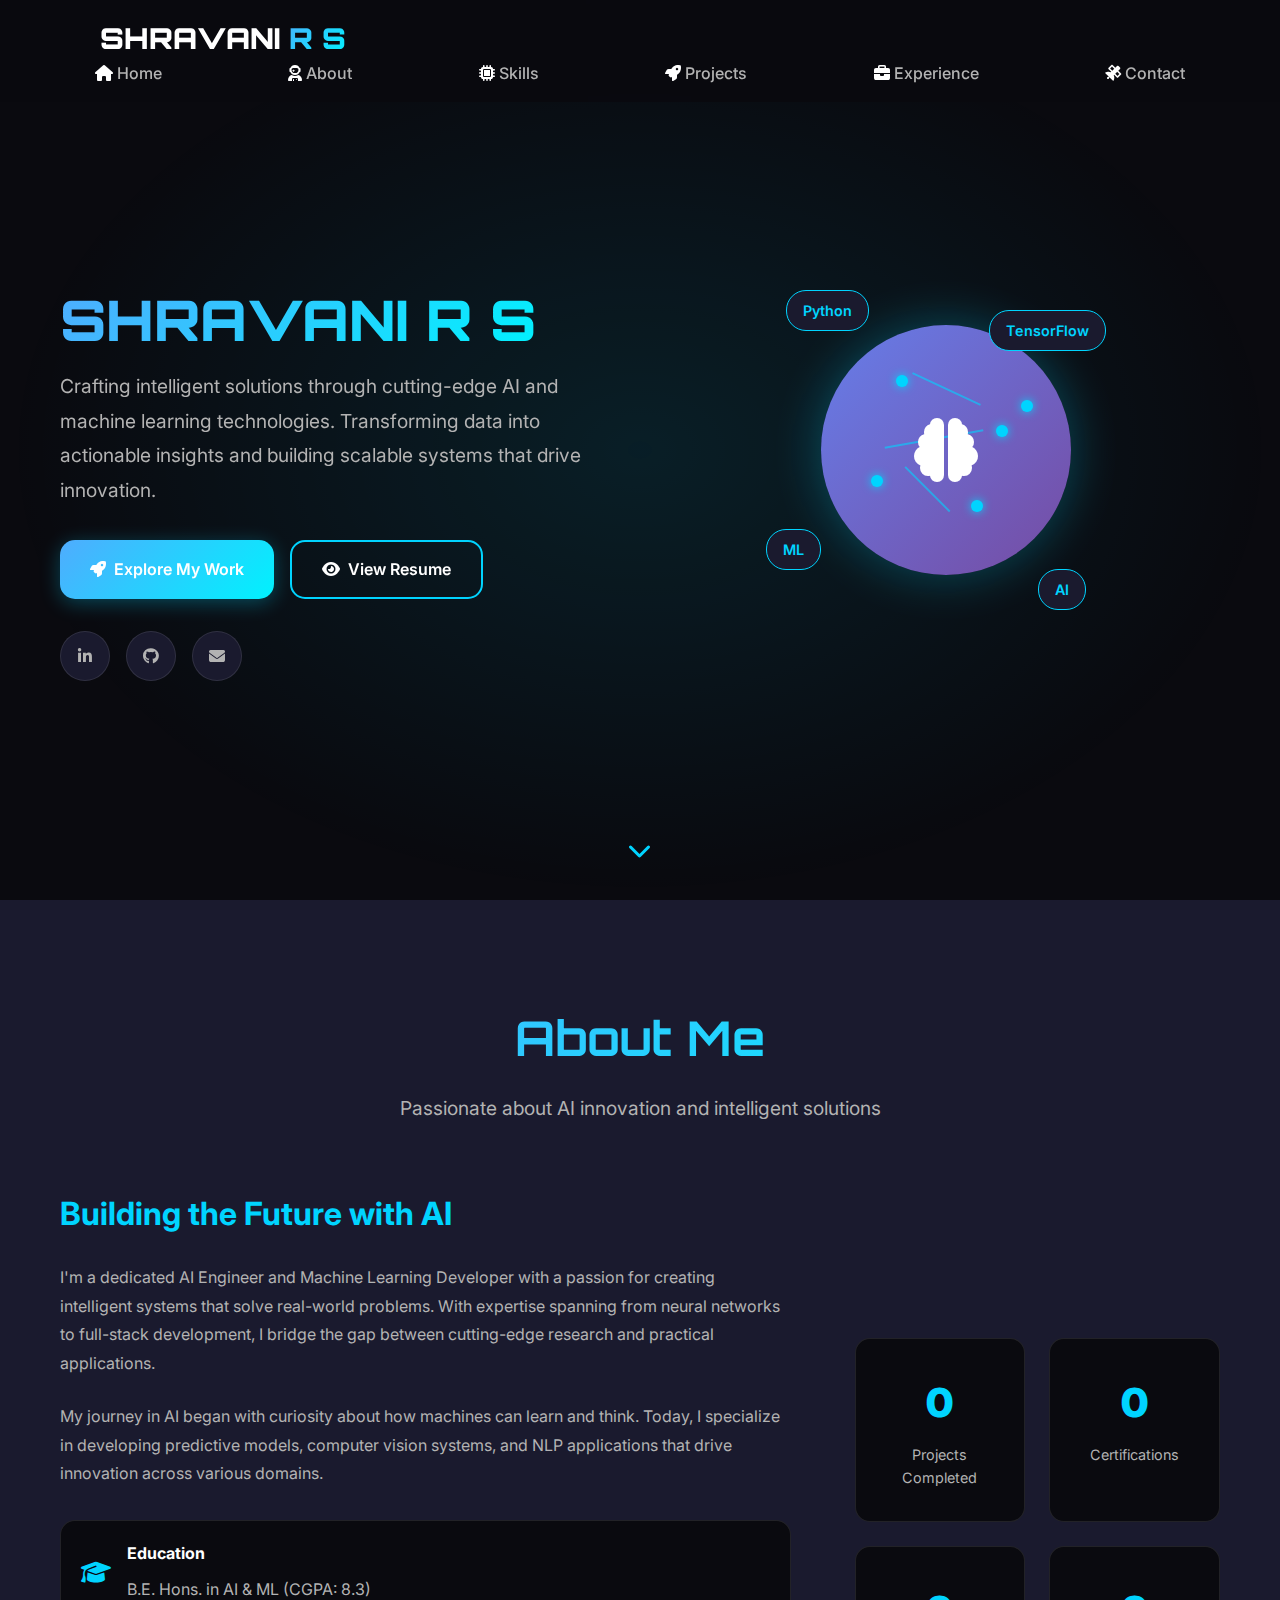
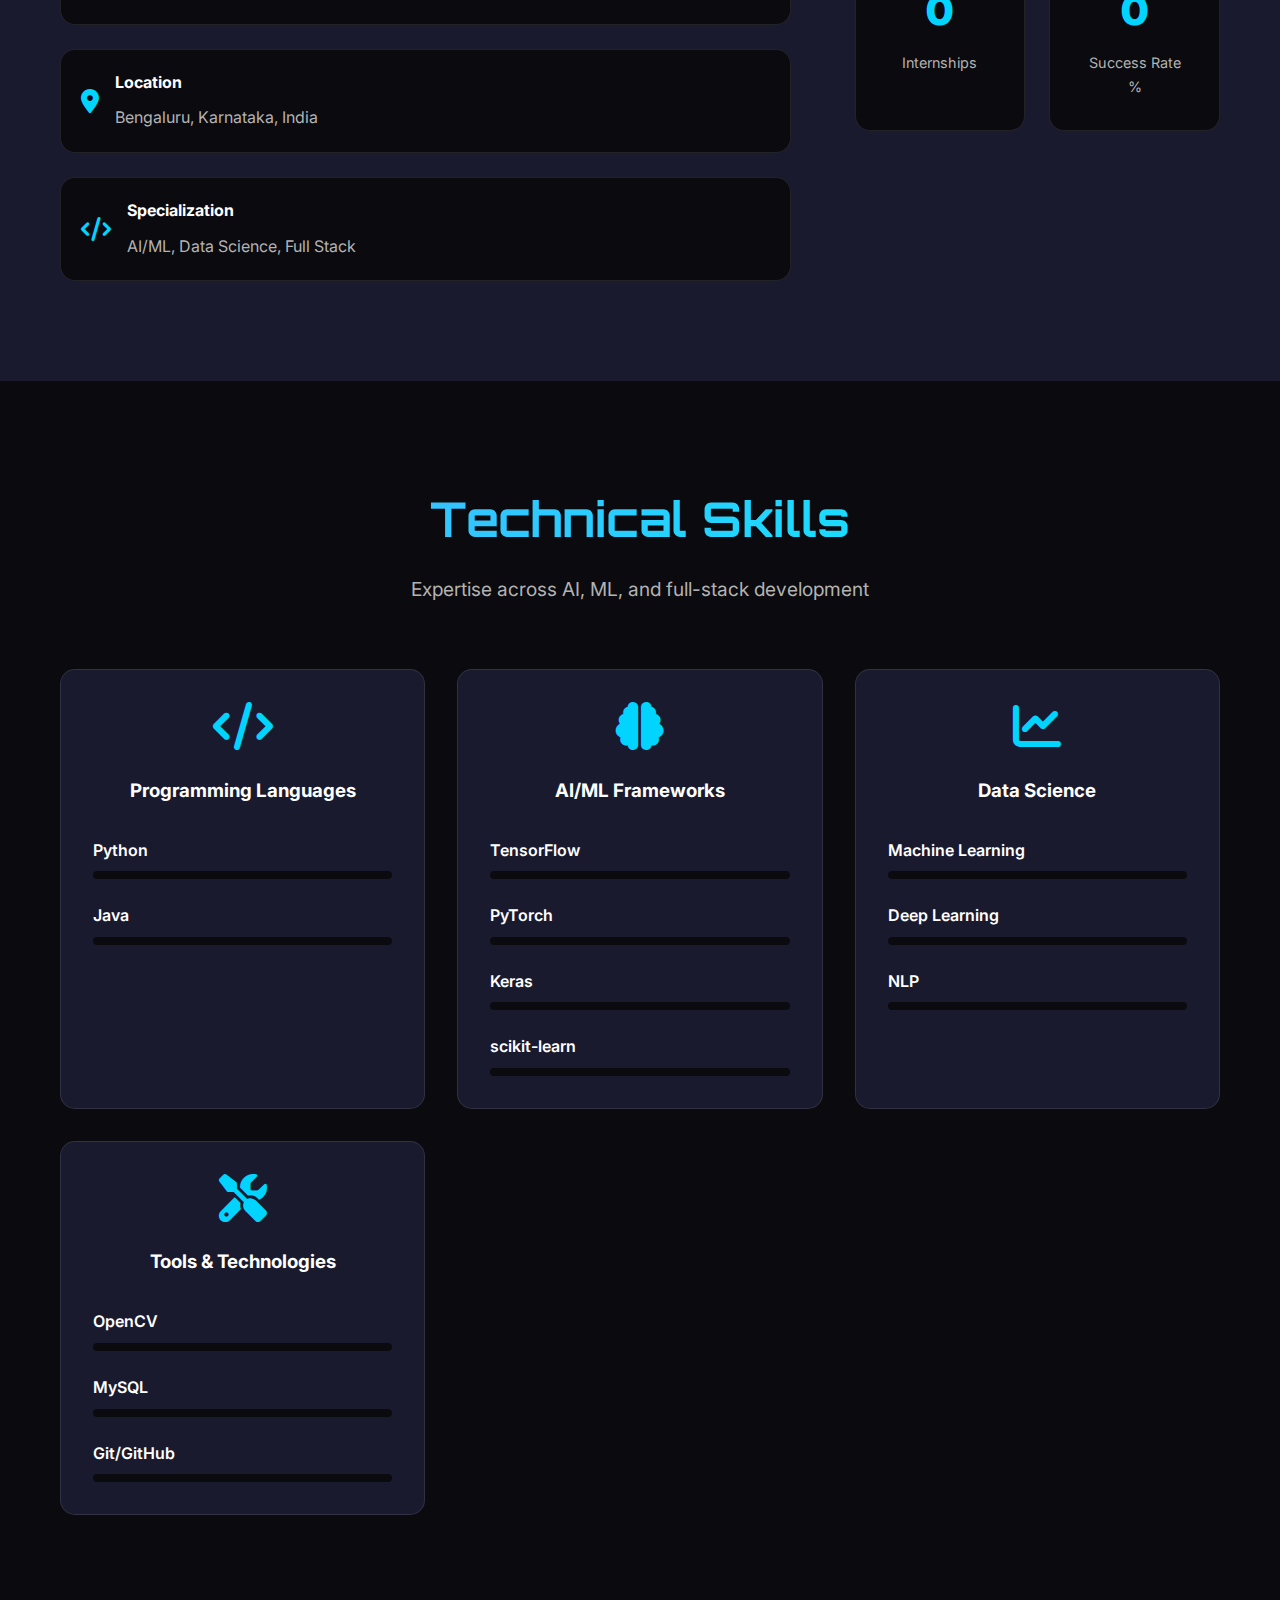
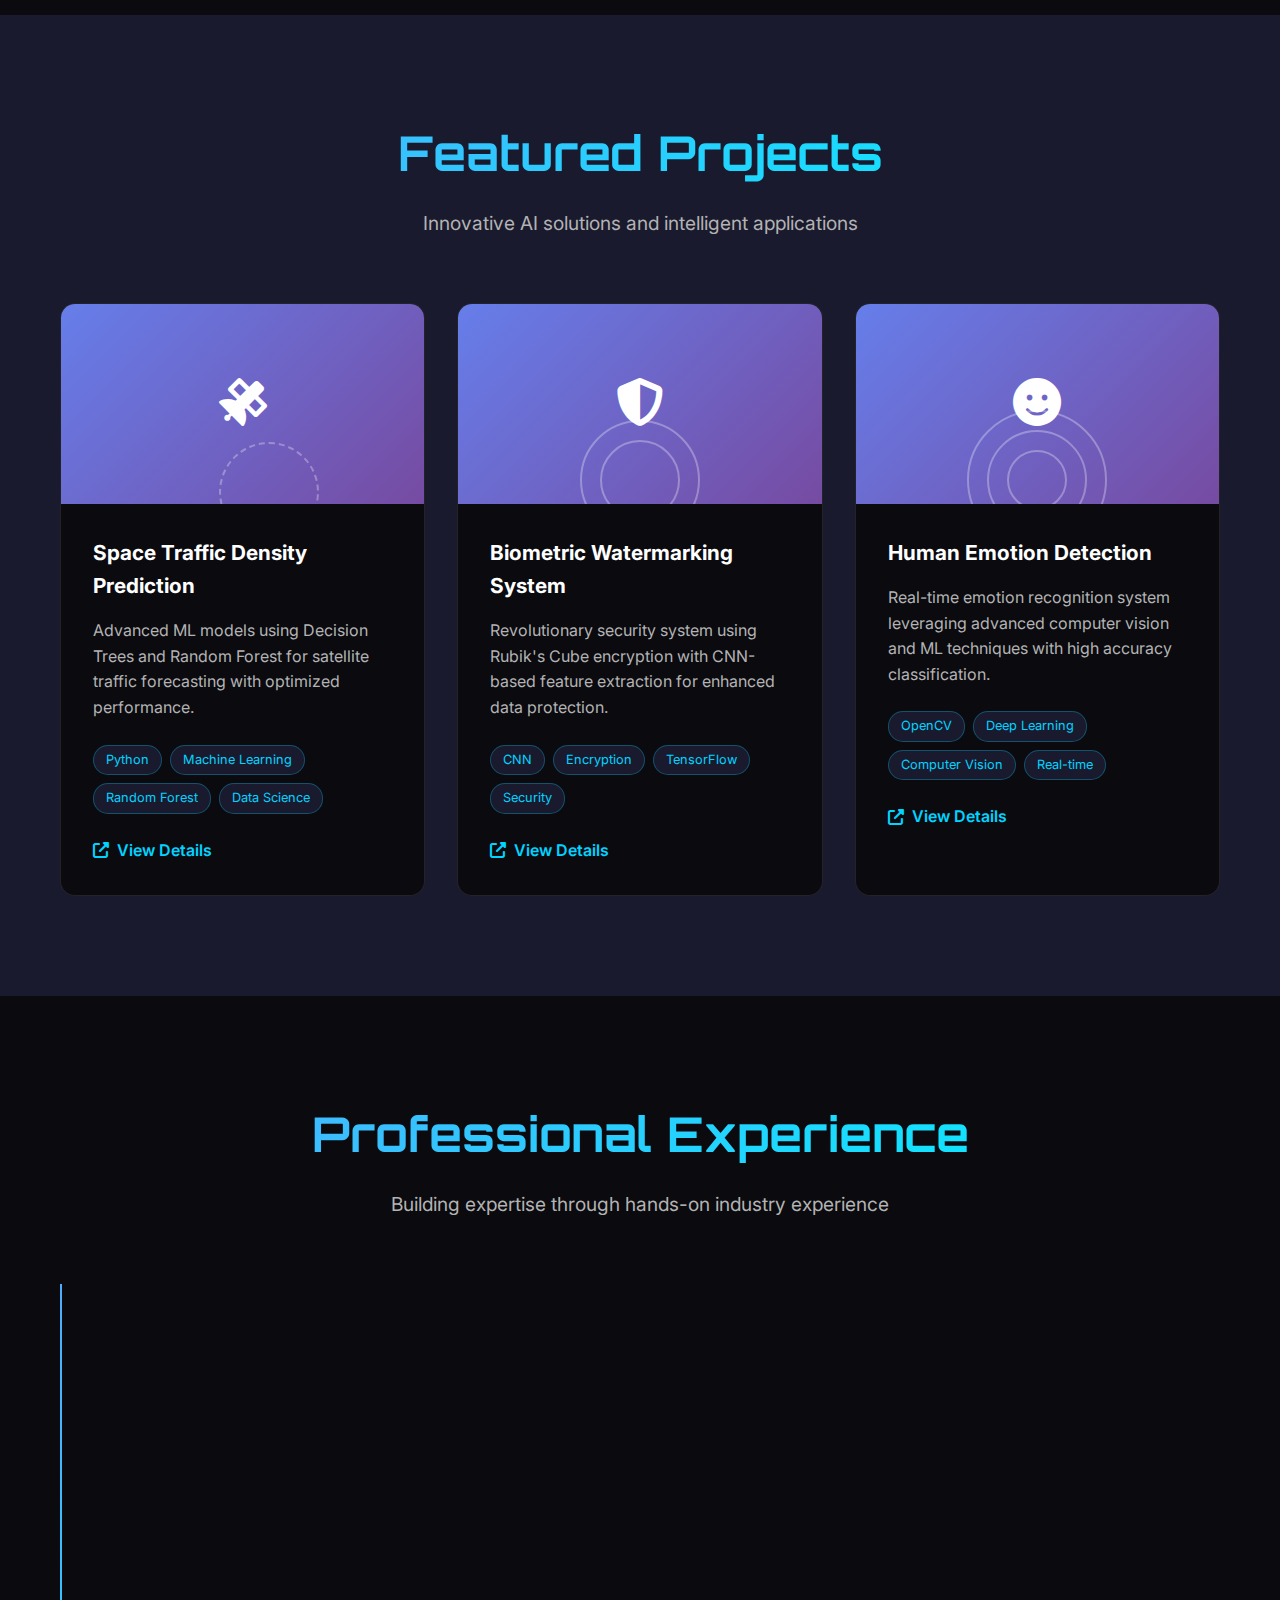
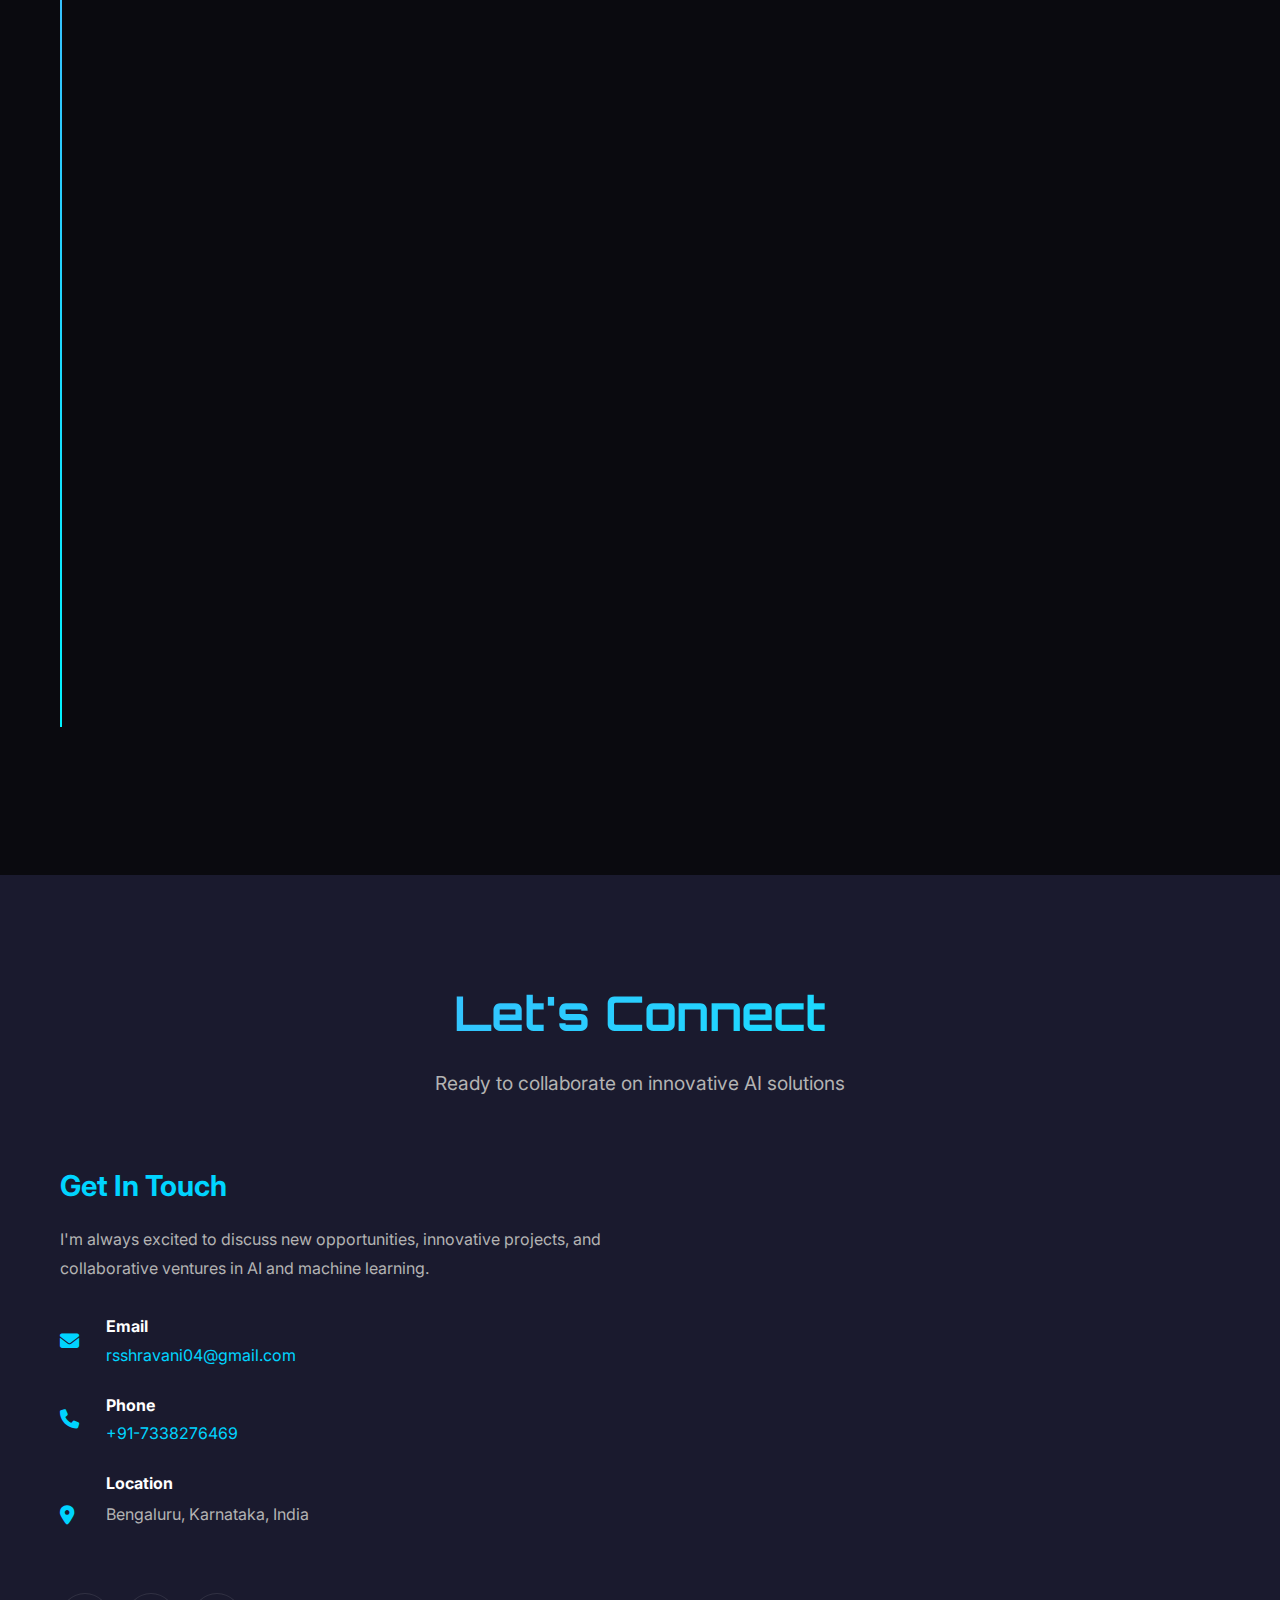
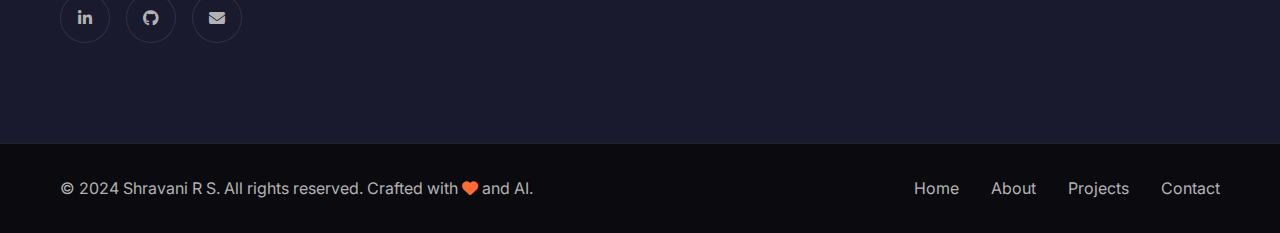
<file: index.html>
<!DOCTYPE html>
<html lang="en">
<head>
    <!-- Meta tags for character encoding and viewport settings -->
    <meta charset="UTF-8">
    <meta name="viewport" content="width=device-width, initial-scale=1.0">
    
    <!-- Page title -->
    <title>Shravani R S | AI Engineer & ML Developer</title>
    
    <!-- Link to external CSS file -->
    <link rel="stylesheet" href="shravani.css">
    
    <!-- Google Fonts for modern typography -->
    <link href="https://fonts.googleapis.com/css2?family=Orbitron:wght@400;700;900&family=Inter:wght@300;400;500;600;700&display=swap" rel="stylesheet">
    
    <!-- Font Awesome for icons -->
    <link rel="stylesheet" href="https://cdnjs.cloudflare.com/ajax/libs/font-awesome/6.4.0/css/all.min.css">
</head>
<body>

    <script src="shravani.js"></script>
    <!-- Animated background particles container -->
    <div class="particles-container">
        <div class="particle"></div>
        <div class="particle"></div>
        <div class="particle"></div>
        <div class="particle"></div>
        <div class="particle"></div>
    </div>

    <!-- Navigation bar -->
    <nav class="navbar">
        <!-- Logo/Brand name -->
        <div class="nav-brand">
            <span class="brand-text">SHRAVANI<span class="highlight"> R S</span></span>
        </div>
        
        <!-- Navigation menu items -->
        <ul class="nav-menu ">
            <li> <i class="fas fa-home"></i>
                <a href="#home" class="nav-link">Home</a>
            </li>
            <li>  <i class="fas fa-user-astronaut"></i> <a href="#about" class="nav-link">About</a> </li>
            <li>  <i class="fas fa-microchip"></i>  <a href="#skills" class="nav-link">Skills</a>  </li>
            <li>  <i class="fas fa-rocket">  </i>  <a href="#projects" class="nav-link">Projects</a> </li>
            <li>  <i class="fas fa-briefcase"></i>  <a href="#experience" class="nav-link">Experience</a>  </li>
            <li>   <i class="fas fa-satellite"></i>  <a href="#contact" class="nav-link">Contact</a> </li>
        </ul>
        
        <!-- Mobile menu toggle button -->
        <div class="hamburger">
            <span></span>
            <span></span>
            <span></span>
        </div>
    </nav>

    <!-- Hero/Home section -->
    <section id="home" class="hero">
        <!-- Main hero content container -->
        <div class="hero-content">
            <!-- Hero text content -->
            <div class="hero-text">
                <!-- Greeting text with animation -->
                <h1 class="hero-title">
                    <span class="typing-text">Hello, I'm</span>
                    <br>
                    <!-- Name with gradient effect -->
                    <span class="gradient-text">SHRAVANI R S</span>
                </h1>
                
                <!-- Role descriptions with rotating animation -->
                <!-- <div class="role-container">
                    <span class="role-prefix">I'm a</span>
                    <div class="role-rotating">
                        <span class="role active">AI Engineer</span>
                        <span class="role">ML Developer</span>
                        <span class="role">Data Scientist</span>
                        <span class="role">Full Stack Developer</span>
                        <span class="role">Web Designer</span>
                    </div>
                </div> -->
                
                <!-- Hero description -->
                <p class="hero-description">
                    Crafting intelligent solutions through cutting-edge AI and machine learning technologies. 
                    Transforming data into actionable insights and building scalable systems that drive innovation.
                </p>
                
                <!-- Call-to-action buttons -->
                <div class="cta-buttons">
                    <a href="#projects" class="btn btn-primary">
                        <i class="fas fa-rocket"></i> Explore My Work
                    </a>
                    <a href="SHRAVANI%20RS.pdf" target="_blank" class="btn btn-secondary">
                        <i class="fas fa-eye"></i> View Resume
                    </a>
                </div>
                
                <!-- Social media links -->
                <div class="social-links">
                    <a href="https://www.linkedin.com/in/shravani-r-s-616b49290" target="_blank" class="social-link">
                        <i class="fab fa-linkedin-in"></i>
                    </a>
                    <a href="https://github.com/Shravaniroyal" target="_blank" class="social-link">
                        <i class="fab fa-github"></i>
                    </a>
                    <a href="mailto:rsshravani04@gmail.com" class="social-link">
                        <i class="fas fa-envelope"></i>
                    </a>
                </div>
            </div>
            
            <!-- Hero visual/avatar section -->
            <div class="hero-visual">
                <!-- AI-themed animated avatar container -->
                <div class="avatar-container">
                    <div class="avatar-circle">
                        <div class="neural-network">
                            <!-- Neural network nodes -->
                            <div class="node node-1"></div>
                            <div class="node node-2"></div>
                            <div class="node node-3"></div>
                            <div class="node node-4"></div>
                            <div class="node node-5"></div>
                            <!-- Connecting lines between nodes -->
                            <div class="connection con-1"></div>
                            <div class="connection con-2"></div>
                            <div class="connection con-3"></div>
                        </div>
                        <!-- Central AI icon -->
                        <i class="fas fa-brain avatar-icon"></i>
                    </div>
                    <!-- Floating skill tags around avatar -->
                    <div class="floating-tech tech-1">Python</div>
                    <div class="floating-tech tech-2">TensorFlow</div>
                    <div class="floating-tech tech-3">ML</div>
                    <div class="floating-tech tech-4">AI</div>
                </div>
            </div>
        </div>
        
        <!-- Scroll down indicator -->
        <div class="scroll-indicator">
            <div class="scroll-arrow">
                <i class="fas fa-chevron-down"></i>
            </div>
        </div>
    </section>

    <!-- About section -->
    <section id="about" class="about">
        <div class="container">
            <!-- Section header -->
            <div class="section-header">
                <h2 class="section-title">About Me</h2>
                <p class="section-subtitle">Passionate about AI innovation and intelligent solutions</p>
            </div>
            
            <!-- About content grid -->
            <div class="about-grid">
                <!-- About text content -->
                <div class="about-text">
                    <h3>Building the Future with AI</h3>
                    <p>
                        I'm a dedicated AI Engineer and Machine Learning Developer with a passion for creating 
                        intelligent systems that solve real-world problems. With expertise spanning from neural 
                        networks to full-stack development, I bridge the gap between cutting-edge research and 
                        practical applications.
                    </p>
                    <p>
                        My journey in AI began with curiosity about how machines can learn and think. Today, 
                        I specialize in developing predictive models, computer vision systems, and NLP applications 
                        that drive innovation across various domains.
                    </p>
                    
                    <!-- Key highlights -->
                    <div class="highlights">
                        <div class="highlight-item">
                            <i class="fas fa-graduation-cap"></i>
                            <div>
                                <h4>Education</h4>
                                <p>B.E. Hons. in AI & ML (CGPA: 8.3)</p>
                            </div>
                        </div>
                        <div class="highlight-item">
                            <i class="fas fa-map-marker-alt"></i>
                            <div>
                                <h4>Location</h4>
                                <p>Bengaluru, Karnataka, India</p>
                            </div>
                        </div>
                        <div class="highlight-item">
                            <i class="fas fa-code"></i>
                            <div>
                                <h4>Specialization</h4>
                                <p>AI/ML, Data Science, Full Stack</p>
                            </div>
                        </div>
                    </div>
                </div>
                
                <!-- About stats/metrics -->
                <div class="about-stats">
                    <div class="stat-card">
                        <div class="stat-number" data-count="4">0</div>
                        <div class="stat-label">Projects Completed</div>
                    </div>
                    <div class="stat-card">
                        <div class="stat-number" data-count="4">0</div>
                        <div class="stat-label">Certifications</div>
                    </div>
                    <div class="stat-card">
                        <div class="stat-number" data-count="3">0</div>
                        <div class="stat-label">Internships</div>
                    </div>
                    <div class="stat-card">
                        <div class="stat-number" data-count="95">0</div>
                        <div class="stat-label">Success Rate %</div>
                    </div>
                </div>
            </div>
        </div>
    </section>

    <!-- Skills section -->
    <section id="skills" class="skills">
        <div class="container">
            <!-- Section header -->
            <div class="section-header">
                <h2 class="section-title">Technical Skills</h2>
                <p class="section-subtitle">Expertise across AI, ML, and full-stack development</p>
            </div>
            
            <!-- Skills categories grid -->
            <div class="skills-grid">
                <!-- Programming Languages skill category -->
                <div class="skill-category">
                    <div class="category-icon">
                        <i class="fas fa-code"></i>
                    </div>
                    <h3>Programming Languages</h3>
                    <div class="skill-items">
                        <div class="skill-item">
                            <span class="skill-name">Python</span>
                            <div class="skill-bar">
                                <div class="skill-progress" data-progress="90"></div>
                            </div>
                        </div>
                        <div class="skill-item">
                            <span class="skill-name">Java</span>
                            <div class="skill-bar">
                                <div class="skill-progress" data-progress="80"></div>
                            </div>
                        </div>
                    </div>
                </div>
                
                <!-- AI/ML Frameworks skill category -->
                <div class="skill-category">
                    <div class="category-icon">
                        <i class="fas fa-brain"></i>
                    </div>
                    <h3>AI/ML Frameworks</h3>
                    <div class="skill-items">
                        <div class="skill-item">
                            <span class="skill-name">TensorFlow</span>
                            <div class="skill-bar">
                                <div class="skill-progress" data-progress="85"></div>
                            </div>
                        </div>
                        <div class="skill-item">
                            <span class="skill-name">PyTorch</span>
                            <div class="skill-bar">
                                <div class="skill-progress" data-progress="80"></div>
                            </div>
                        </div>
                        <div class="skill-item">
                            <span class="skill-name">Keras</span>
                            <div class="skill-bar">
                                <div class="skill-progress" data-progress="88"></div>
                            </div>
                        </div>
                        <div class="skill-item">
                            <span class="skill-name">scikit-learn</span>
                            <div class="skill-bar">
                                <div class="skill-progress" data-progress="90"></div>
                            </div>
                        </div>
                    </div>
                </div>
                
                <!-- Data Science skill category -->
                <div class="skill-category">
                    <div class="category-icon">
                        <i class="fas fa-chart-line"></i>
                    </div>
                    <h3>Data Science</h3>
                    <div class="skill-items">
                        <div class="skill-item">
                            <span class="skill-name">Machine Learning</span>
                            <div class="skill-bar">
                                <div class="skill-progress" data-progress="92"></div>
                            </div>
                        </div>
                        <div class="skill-item">
                            <span class="skill-name">Deep Learning</span>
                            <div class="skill-bar">
                                <div class="skill-progress" data-progress="85"></div>
                            </div>
                        </div>
                        <div class="skill-item">
                            <span class="skill-name">NLP</span>
                            <div class="skill-bar">
                                <div class="skill-progress" data-progress="80"></div>
                            </div>
                        </div>
                    </div>
                </div>
                
                <!-- Tools & Technologies skill category -->
                <div class="skill-category">
                    <div class="category-icon">
                        <i class="fas fa-tools"></i>
                    </div>
                    <h3>Tools & Technologies</h3>
                    <div class="skill-items">
                        <div class="skill-item">
                            <span class="skill-name">OpenCV</span>
                            <div class="skill-bar">
                                <div class="skill-progress" data-progress="85"></div>
                            </div>
                        </div>
                        <div class="skill-item">
                            <span class="skill-name">MySQL</span>
                            <div class="skill-bar">
                                <div class="skill-progress" data-progress="75"></div>
                            </div>
                        </div>
                        <div class="skill-item">
                            <span class="skill-name">Git/GitHub</span>
                            <div class="skill-bar">
                                <div class="skill-progress" data-progress="88"></div>
                            </div>
                        </div>
                    </div>
                </div>
            </div>
        </div>
    </section>

    <!-- Projects section -->
    <section id="projects" class="projects">
        <div class="container">
            <!-- Section header -->
            <div class="section-header">
                <h2 class="section-title">Featured Projects</h2>
                <p class="section-subtitle">Innovative AI solutions and intelligent applications</p>
            </div>
            
            <!-- Projects grid -->
            <div class="projects-grid">
                <!-- Space Traffic Density Prediction project -->
                <div class="project-card">
                    <div class="project-image">
                        <!-- Project visual representation -->
                        <div class="project-visual satellite-visual">
                            <i class="fas fa-satellite"></i>
                            <div class="orbital-path"></div>
                        </div>
                    </div>
                    <div class="project-content">
                        <h3>Space Traffic Density Prediction</h3>
                        <p>Advanced ML models using Decision Trees and Random Forest for satellite traffic forecasting with optimized performance.</p>
                        <div class="tech-stack">
                            <span class="tech-tag">Python</span>
                            <span class="tech-tag">Machine Learning</span>
                            <span class="tech-tag">Random Forest</span>
                            <span class="tech-tag">Data Science</span>
                        </div>
                        <div class="project-links">
                            <a href="./Space Traffic Density Prediction System.html" class="project-link">
                                <i class="fas fa-external-link-alt"></i> View Details
                            </a>
                        </div>
                    </div>
                </div>
                
                <!-- Biometric Watermarking project -->
                <div class="project-card">
                    <div class="project-image">
                        <!-- Project visual representation -->
                        <div class="project-visual security-visual">
                            <i class="fas fa-shield-alt"></i>
                            <div class="encryption-rings">
                                <div class="ring ring-1"></div>
                                <div class="ring ring-2"></div>
                            </div>
                        </div>
                    </div>
                    <div class="project-content">
                        <h3>Biometric Watermarking System</h3>
                        <p>Revolutionary security system using Rubik's Cube encryption with CNN-based feature extraction for enhanced data protection.</p>
                        <div class="tech-stack">
                            <span class="tech-tag">CNN</span>
                            <span class="tech-tag">Encryption</span>
                            <span class="tech-tag">TensorFlow</span>
                            <span class="tech-tag">Security</span>
                        </div>
                        <div class="project-links">
                            <a href="./Biometric Watermarking System.html" class="project-link">
                                <i class="fas fa-external-link-alt"></i> View Details
                            </a>
                        </div>
                    </div>
                </div>
                
                <!-- Human Emotion Detection project -->
                <div class="project-card">
                    <div class="project-image">
                        <!-- Project visual representation -->
                        <div class="project-visual emotion-visual">
                            <i class="fas fa-smile"></i>
                            <div class="emotion-waves">
                                <div class="wave wave-1"></div>
                                <div class="wave wave-2"></div>
                                <div class="wave wave-3"></div>
                            </div>
                        </div>
                    </div>
                    <div class="project-content">
                        <h3>Human Emotion Detection</h3>
                        <p>Real-time emotion recognition system leveraging advanced computer vision and ML techniques with high accuracy classification.</p>
                        <div class="tech-stack">
                            <span class="tech-tag">OpenCV</span>
                            <span class="tech-tag">Deep Learning</span>
                            <span class="tech-tag">Computer Vision</span>
                            <span class="tech-tag">Real-time</span>
                        </div>
                        <div class="project-links">
                            <a href="./Human Emotion Detection.html" class="project-link">
                                <i class="fas fa-external-link-alt"></i> View Details
                            </a>
                        </div>
                    </div>
                </div>
            </div>
        </div>
    </section>

    <!-- Experience section -->
    <section id="experience" class="experience">
        <div class="container">
            <!-- Section header -->
            <div class="section-header">
                <h2 class="section-title">Professional Experience</h2>
                <p class="section-subtitle">Building expertise through hands-on industry experience</p>
            </div>
            
            <!-- Experience timeline -->
            <div class="timeline">
                <!-- AI Intern at Infosys -->
                <div class="timeline-item">
                    <div class="timeline-marker"></div>
                    <div class="timeline-content">
                        <div class="experience-card">
                            <div class="company-logo">
                                <i class="fas fa-brain"></i>
                            </div>
                            <div class="experience-details">
                                <h3>AI Intern</h3>
                                <h4>Infosys</h4>
                                <p class="duration">Nov 2024 – Dec 2024</p>
                                <ul class="responsibilities">
                                    <li>Developed predictive ML models for space traffic density prediction</li>
                                    <li>Designed data pipelines for satellite telemetry processing</li>
                                    <li>Enhanced forecasting accuracy through advanced feature engineering</li>
                                </ul>
                                <div class="tech-used">
                                    <span class="tech-tag">Python</span>
                                    <span class="tech-tag">Machine Learning</span>
                                    <span class="tech-tag">Data Pipeline</span>
                                </div>
                            </div>
                        </div>
                    </div>
                </div>
                
                <!-- Data Quality Analyst at Rooman Technologies -->
                <div class="timeline-item">
                    <div class="timeline-marker"></div>
                    <div class="timeline-content">
                        <div class="experience-card">
                            <div class="company-logo">
                                <i class="fas fa-chart-bar"></i>
                            </div>
                            <div class="experience-details">
                                <h3>Data Quality Analyst</h3>
                                <h4>Rooman Technologies</h4>
                                <p class="duration">Oct 2024 – Dec 2024</p>
                                <ul class="responsibilities">
                                    <li>Performed data validation and statistical analysis on multi-source datasets</li>
                                    <li>Created combined datasets for emotion prediction model training</li>
                                    <li>Improved ML model reliability through enhanced data quality</li>
                                </ul>
                                <div class="tech-used">
                                    <span class="tech-tag">Data Analysis</span>
                                    <span class="tech-tag">Statistics</span>
                                    <span class="tech-tag">Data Validation</span>
                                </div>
                            </div>
                        </div>
                    </div>
                </div>
                
                <!-- ML Engineer Intern at MEVI Technologies -->
                <div class="timeline-item">
                    <div class="timeline-marker"></div>
                    <div class="timeline-content">
                        <div class="experience-card">
                            <div class="company-logo">
                                <i class="fas fa-robot"></i>
                            </div>
                            <div class="experience-details">
                                <h3>Machine Learning Engineer Intern</h3>
                                <h4>MEVI Technologies</h4>
                                <p class="duration">Nov 2023</p>
                                <ul class="responsibilities">
                                    <li>Built ML models for image reconstruction using GANs</li>
                                    <li>Processed grayscale and color image datasets</li>
                                    <li>Applied normalization techniques to improve output quality</li>
                                </ul>
                                <div class="tech-used">
                                    <span class="tech-tag">GANs</span>
                                    <span class="tech-tag">Image Processing</span>
                                    <span class="tech-tag">Deep Learning</span>
                                </div>
                            </div>
                        </div>
                    </div>
                </div>
            </div>
        </div>
    </section>

    <!-- Contact section -->
    <section id="contact" class="contact">
        <div class="container">
            <!-- Section header -->
            <div class="section-header">
                <h2 class="section-title">Let's Connect</h2>
                <p class="section-subtitle">Ready to collaborate on innovative AI solutions</p>
            </div>
            
            <!-- Contact content grid -->
            <div class="contact-grid">
                <!-- Contact information -->
                <div class="contact-info">
                    <h3>Get In Touch</h3>
                    <p>I'm always excited to discuss new opportunities, innovative projects, and collaborative ventures in AI and machine learning.</p>
                    
                    <!-- Contact details -->
                    <div class="contact-details">
                        <div class="contact-item">
                            <i class="fas fa-envelope"></i>
                            <div>
                                <h4>Email</h4>
                                <a href="mailto:rsshravani04@gmail.com">rsshravani04@gmail.com</a>
                            </div>
                        </div>
                        <div class="contact-item">
                            <i class="fas fa-phone"></i>
                            <div>
                                <h4>Phone</h4>
                                <a href="tel:+917338276469">+91-7338276469</a>
                            </div>
                        </div>
                        <div class="contact-item">
                            <i class="fas fa-map-marker-alt"></i>
                            <div>
                                <h4>Location</h4>
                                <p>Bengaluru, Karnataka, India</p>
                            </div>
                        </div>
                    </div>
                    
                    <!-- Social links -->
                    <div class="social-links">
                        <a href="https://www.linkedin.com/in/shravani-r-s-616b49290" target="_blank" class="social-link">
                            <i class="fab fa-linkedin-in"></i>
                        </a>
                        <a href="https://github.com/Shravaniroyal" target="_blank" class="social-link">
                            <i class="fab fa-github"></i>
                        </a>
                        <a href="mailto:rsshravani04@gmail.com" class="social-link">
                            <i class="fas fa-envelope"></i>
                        </a>
                    </div>
                </div>
                
                <!-- Contact form -->
                <!-- <div class="contact-form-container">
                    <form class="contact-form">
                        <div class="form-group">
                            <input type="text" id="name" name="name" placeholder=" " required>
                            <label for="name">Your Name</label>
                        </div>
                        <div class="form-group">
                            <input type="email" id="email" name="email" placeholder=" " required>
                            <label for="email">Your Email</label>
                        </div>
                        <div class="form-group">
                            <input type="text" id="subject" name="subject" placeholder=" " required>
                            <label for="subject">Subject</label>
                        </div>
                        <div class="form-group">
                            <textarea id="message" name="message" placeholder=" " required></textarea>
                            <label for="message">Your Message</label>
                        </div>
                        <button type="submit" class="btn btn-primary">
                            <i class="fas fa-paper-plane"></i> Send Message
                        </button> -->
                    </form>
                </div>
            </div>
        </div>
    </section>

    <!-- Footer -->
    <footer class="footer">
        <div class="container">
            <!-- Footer content -->
            <div class="footer-content">
                <div class="footer-text">
                    <p>&copy; 2024 Shravani R S. All rights reserved. Crafted with <i class="fas fa-heart"></i> and AI.</p>
                </div>
                <div class="footer-links">
                    <a href="#home">Home</a>
                    <a href="#about">About</a>
                    <a href="#projects">Projects</a>
                    <a href="#contact">Contact</a>
                </div>
            </div>
        </div>
    </footer>

    </script>
</body>
</html>
</file>
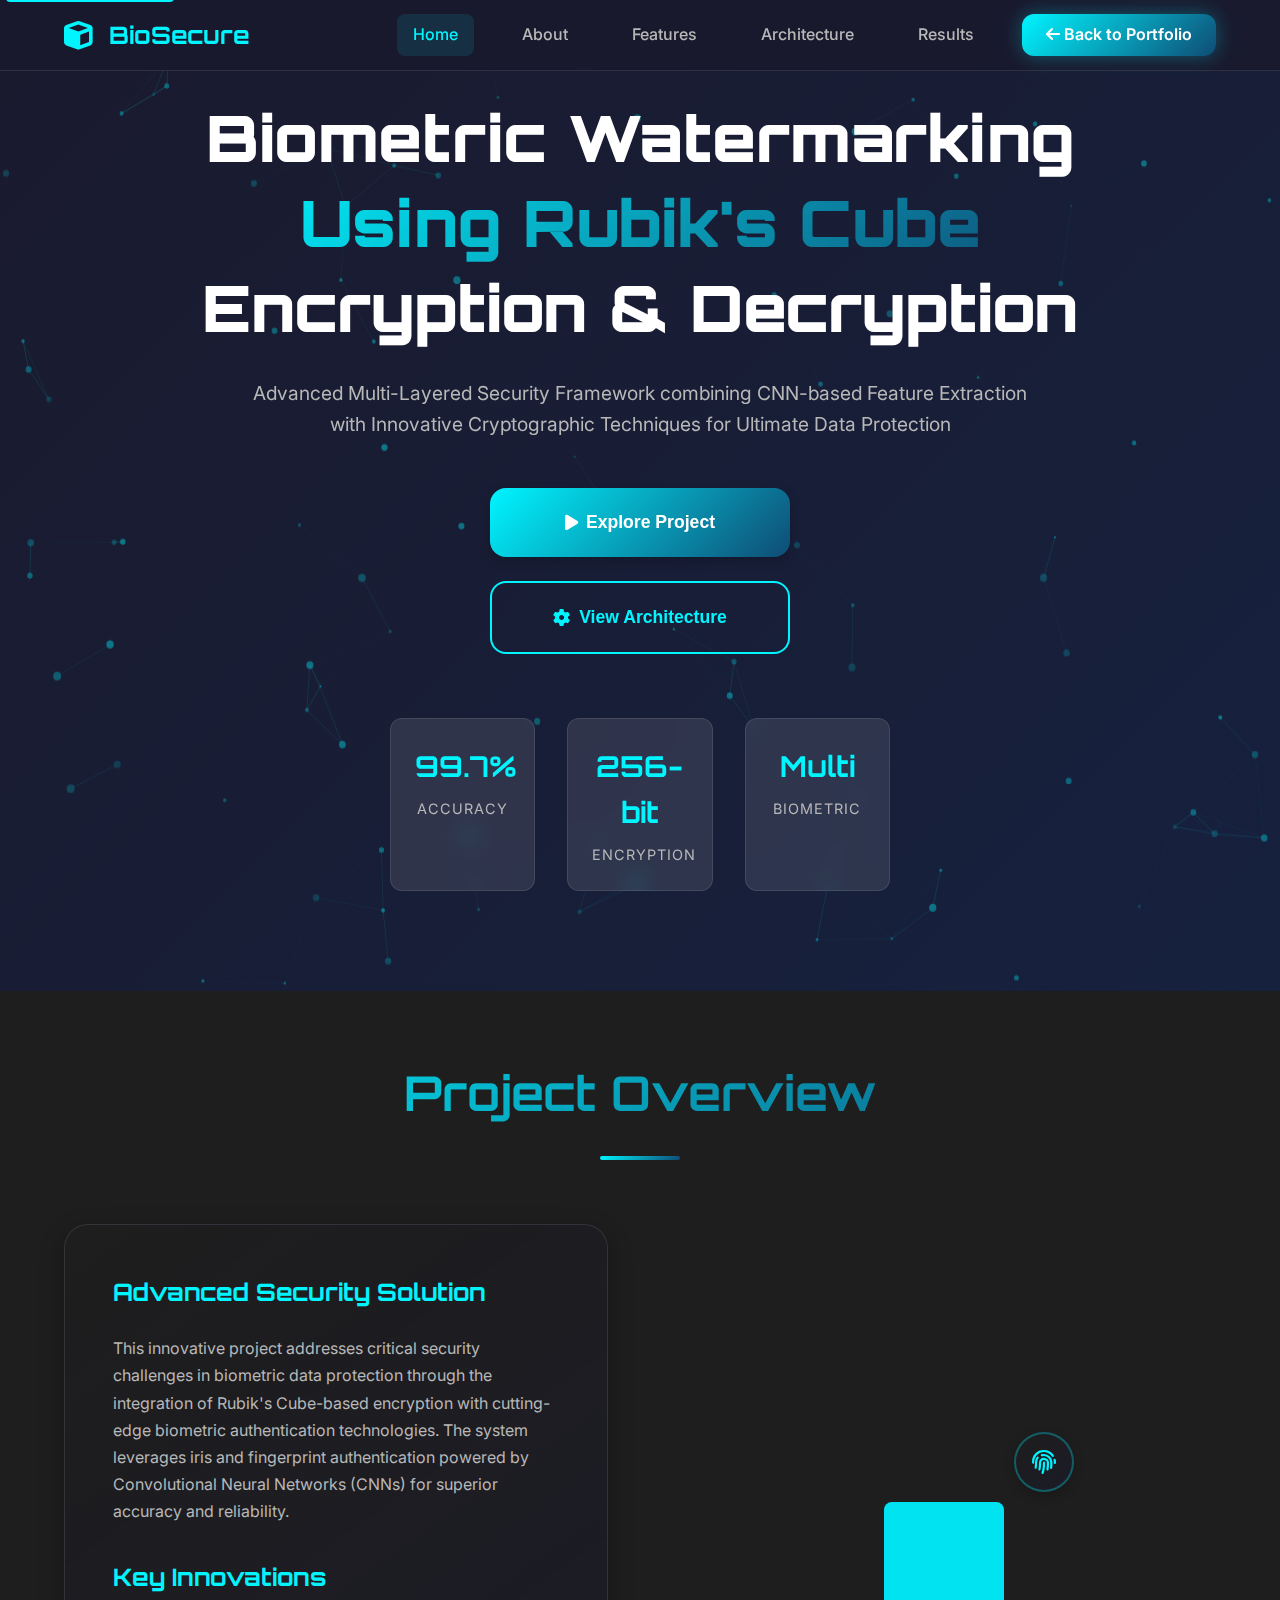
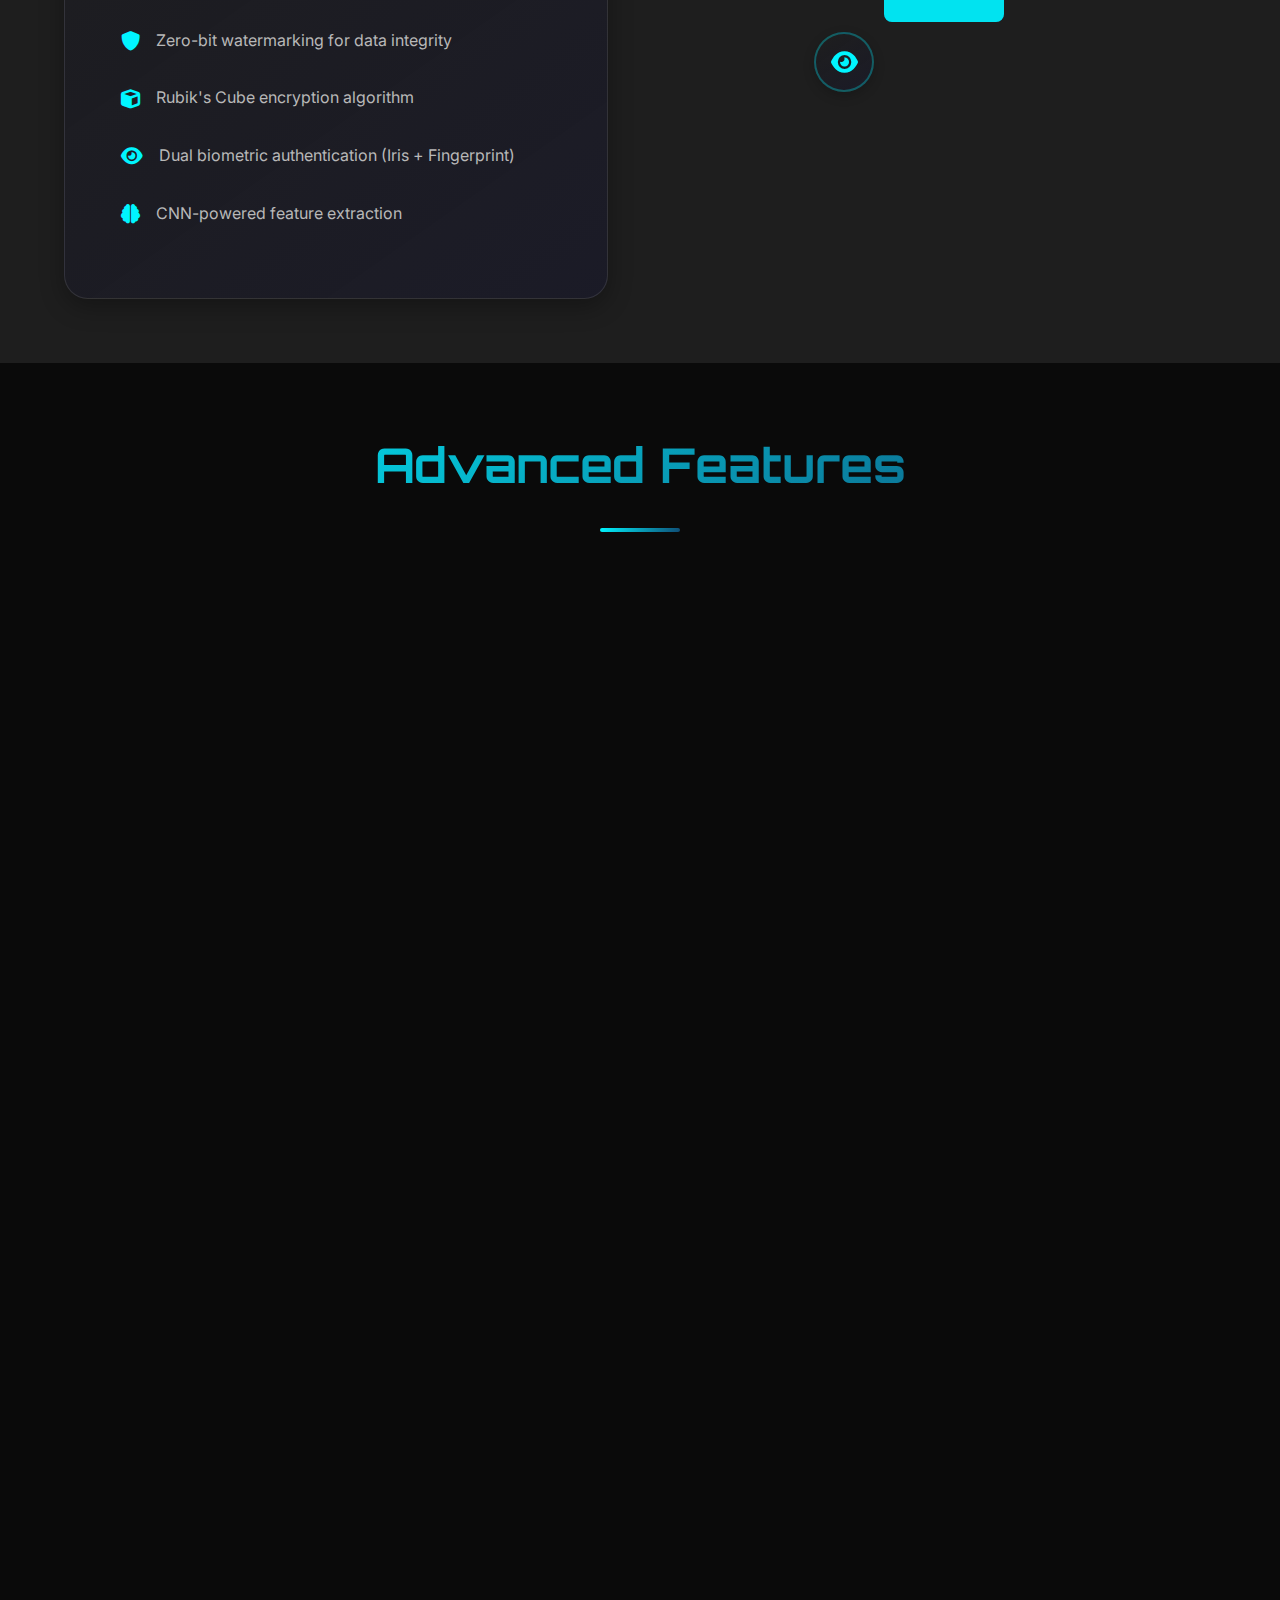
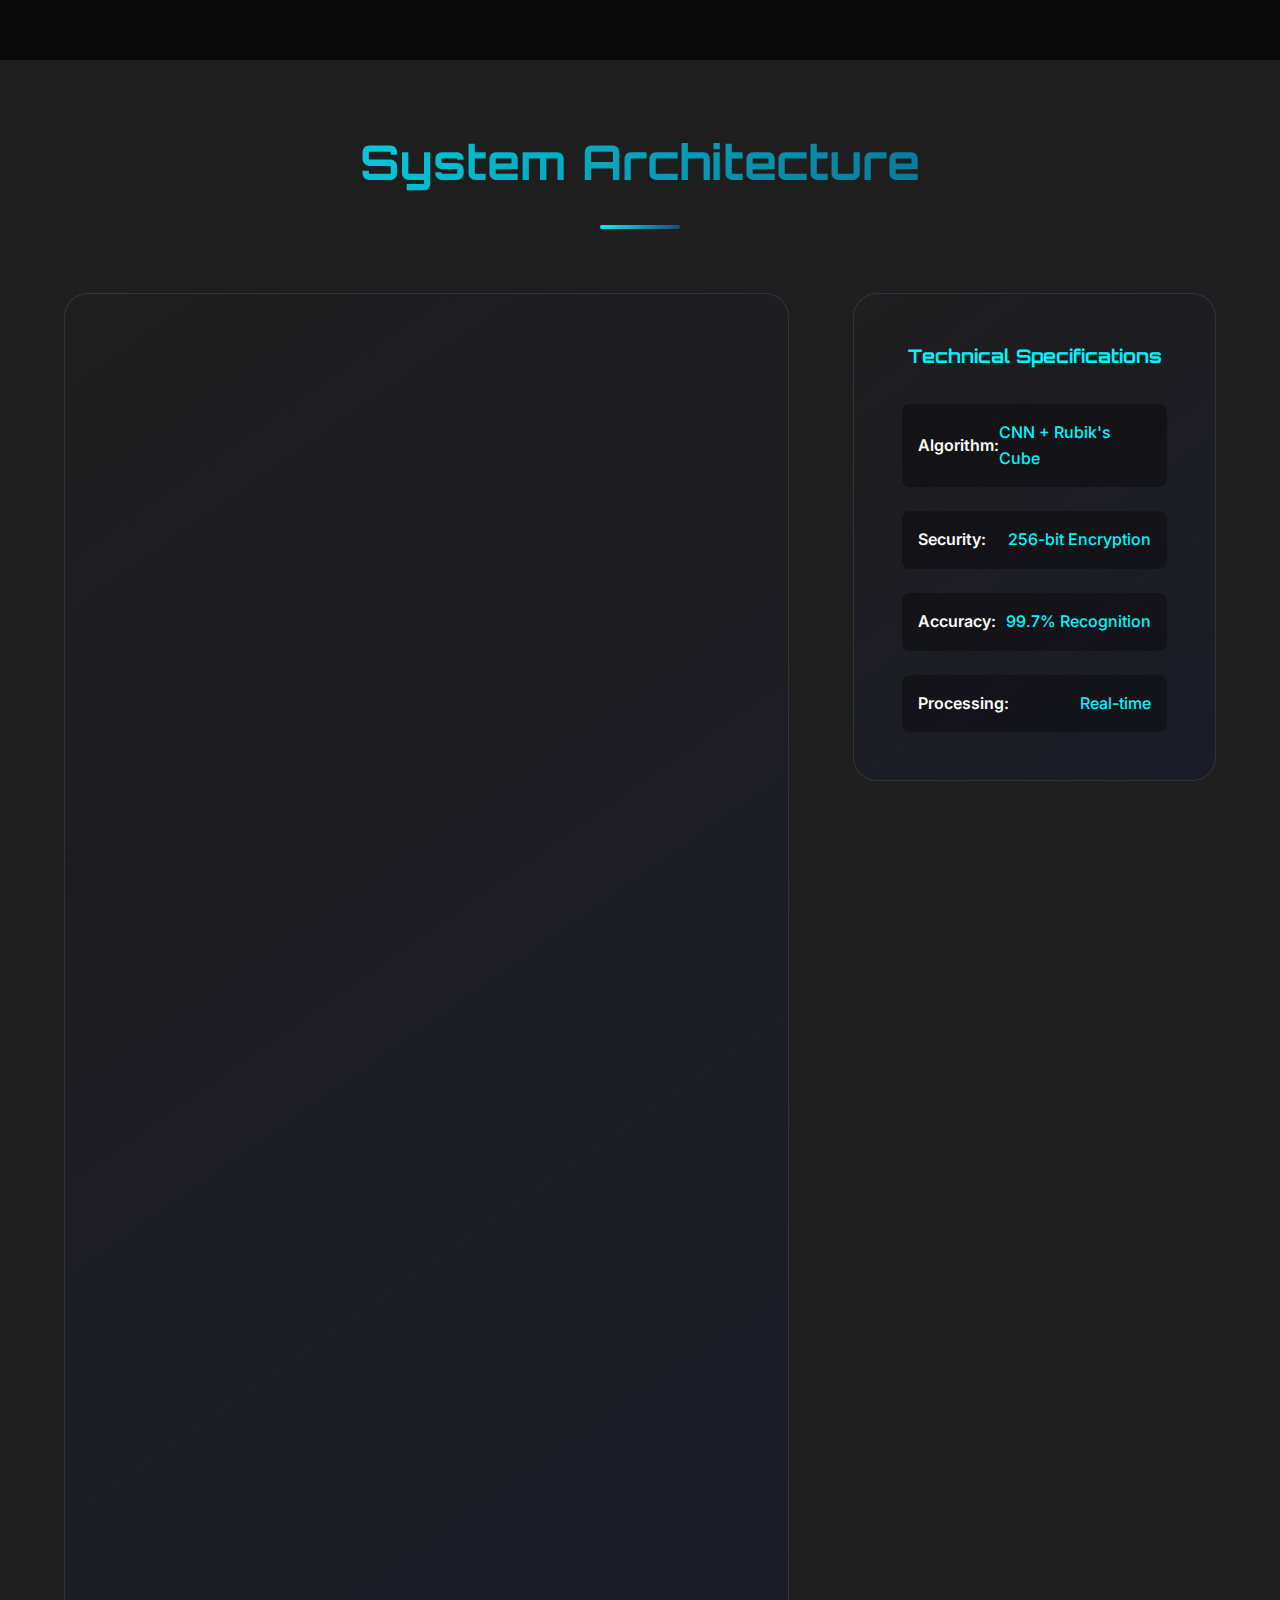
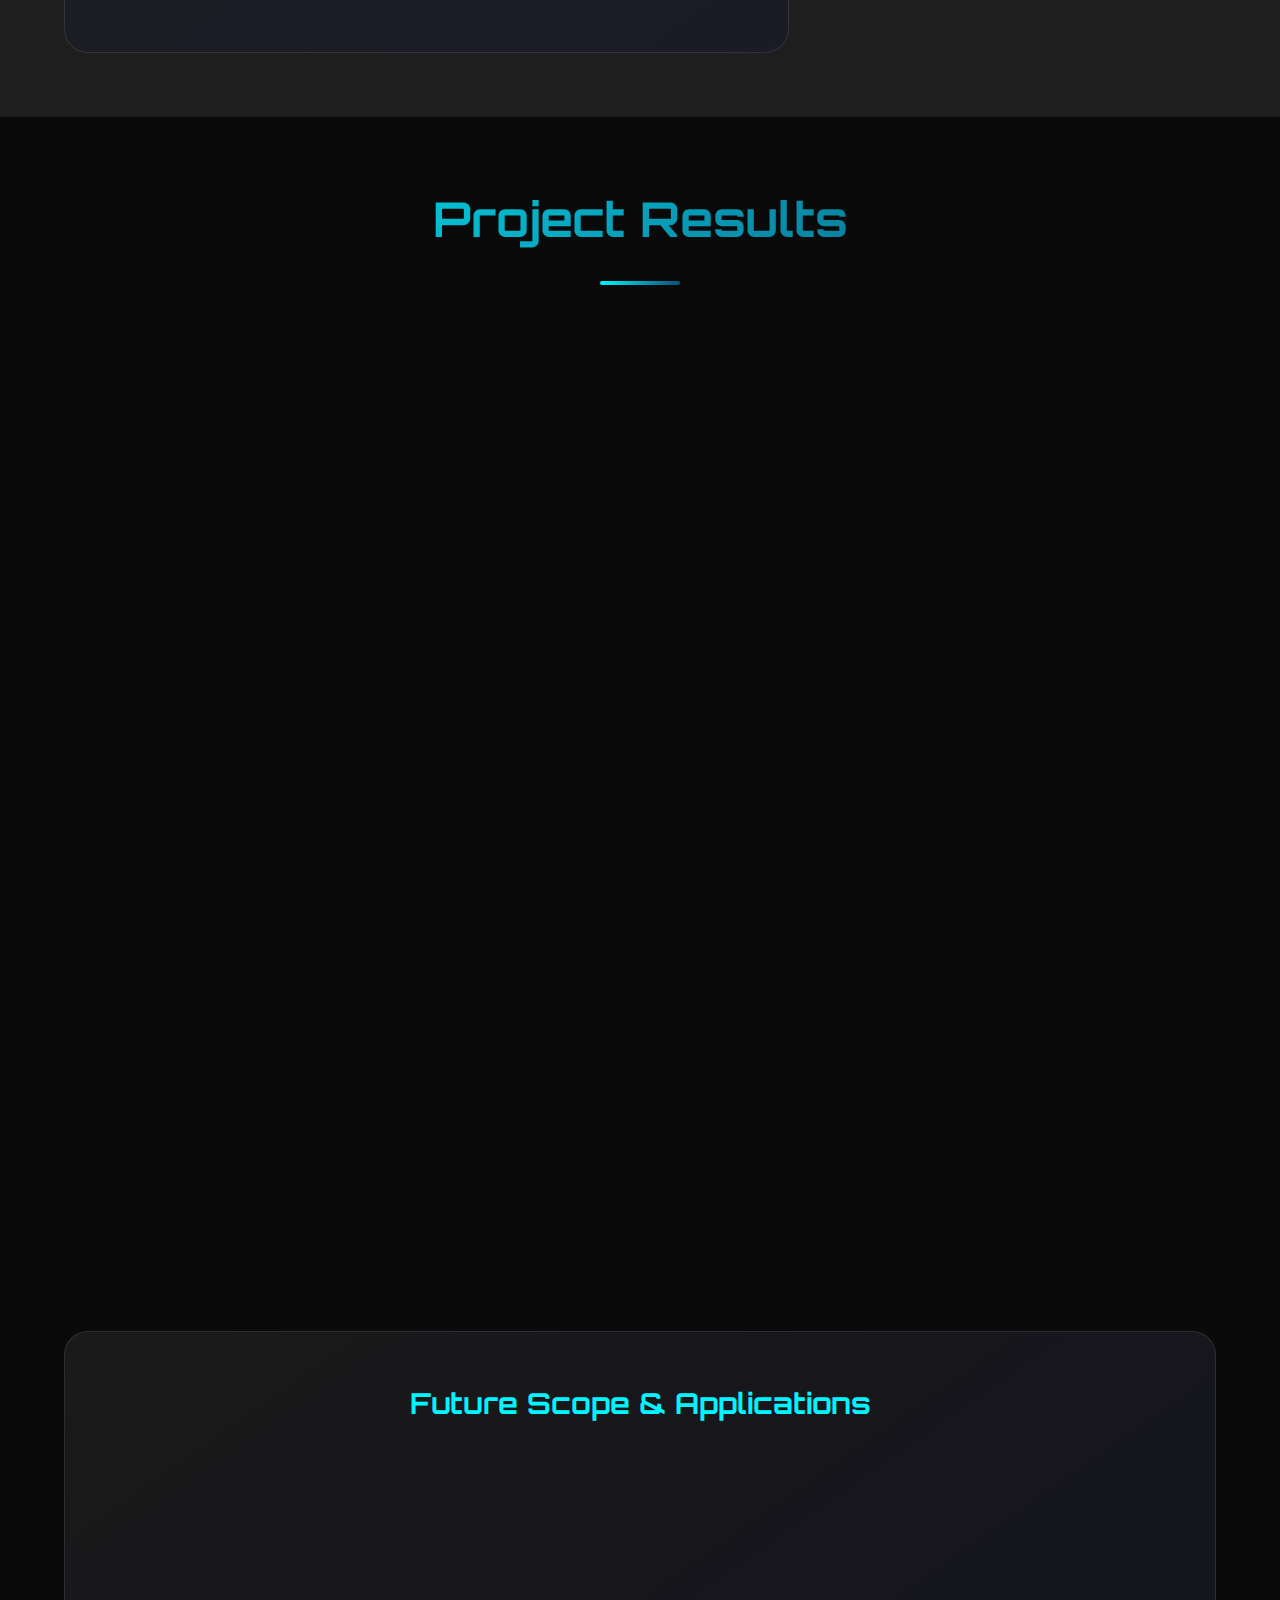
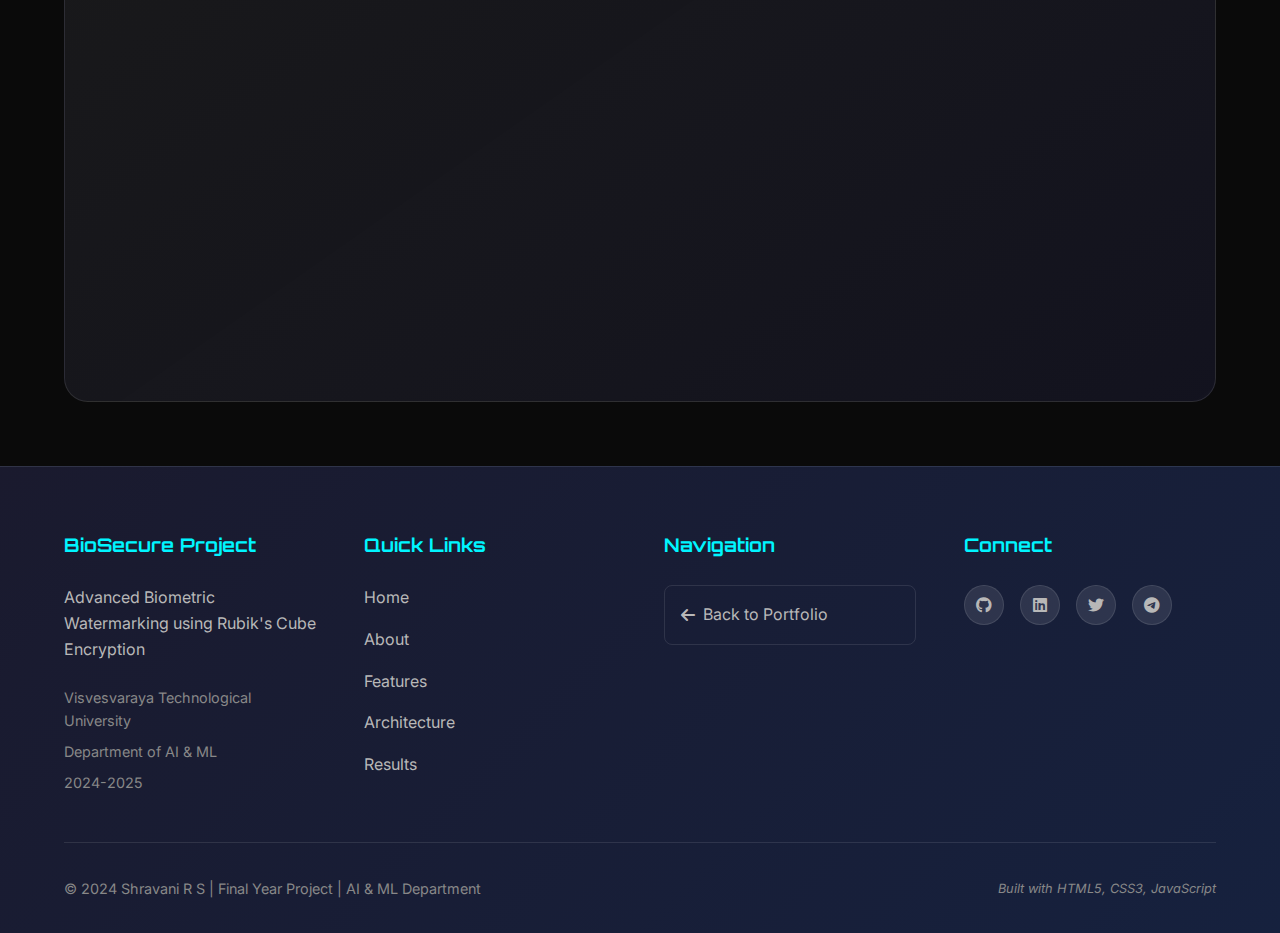
<file: Biometric Watermarking System.html>
<!DOCTYPE html>
<html lang="en">
<head>
    <meta charset="UTF-8">
    <meta name="viewport" content="width=device-width, initial-scale=1.0">
    <title>Biometric Watermarking | Rubik's Cube Encryption</title>
    <link rel="stylesheet" href="Biometric Watermarking System.css">
    <!-- Font imports for modern typography -->
    <link href="https://fonts.googleapis.com/css2?family=Orbitron:wght@400;700;900&family=Inter:wght@300;400;500;600&display=swap" rel="stylesheet">
    <!-- Icons for enhanced UI -->
    <link href="https://cdnjs.cloudflare.com/ajax/libs/font-awesome/6.0.0/css/all.min.css" rel="stylesheet">
</head>
<body>

    <script src="Biometric Watermarking System.js"></script>

    <!-- Navigation Bar with glassmorphism effect -->
    <nav class="navbar">
        <div class="nav-container">
            <!-- Logo/Brand with animated cube icon -->
            <div class="nav-brand">
                <div class="cube-icon">
                    <i class="fas fa-cube"></i>
                </div>
                <span class="brand-text">BioSecure</span>
            </div>
            
            <!-- Navigation links -->
            <div class="nav-links">
                <a href="#home" class="nav-link active">Home</a>
                <a href="#about" class="nav-link">About</a>
                <a href="#features" class="nav-link">Features</a>
                <a href="#architecture" class="nav-link">Architecture</a>
                <a href="#results" class="nav-link">Results</a>
                <!-- Back to main portfolio button with special styling -->
                <a href="shravani.html" class="nav-link portfolio-link">
                    <i class="fas fa-arrow-left"></i>
                    Back to Portfolio
                </a>
            </div>
            
            <!-- Mobile menu toggle -->
            <div class="mobile-menu-toggle">
                <span></span>
                <span></span>
                <span></span>
            </div>
        </div>
    </nav>

    <!-- Hero Section with animated background -->
    <section id="home" class="hero-section">
        <div class="hero-background">
            <!-- Animated particles/nodes for tech aesthetic -->
            <div class="particles-container">
                <canvas id="particles-canvas"></canvas>
            </div>
        </div>
        
        <div class="hero-content">
            <!-- Main heading with typing animation effect -->
            <h1 class="hero-title">
                <span class="title-line">Biometric Watermarking</span>
                <span class="title-line accent">Using Rubik's Cube</span>
                <span class="title-line">Encryption & Decryption</span>
            </h1>
            
            <!-- Subtitle with project description -->
            <p class="hero-subtitle">
                Advanced Multi-Layered Security Framework combining CNN-based Feature Extraction 
                with Innovative Cryptographic Techniques for Ultimate Data Protection
            </p>
            
            <!-- Action buttons with hover effects -->
            <div class="hero-actions">
                <button class="cta-primary" onclick="scrollToSection('about')">
                    <i class="fas fa-play"></i>
                    Explore Project
                </button>
                <button class="cta-secondary" onclick="scrollToSection('architecture')">
                    <i class="fas fa-cog"></i>
                    View Architecture
                </button>
            </div>
            
            <!-- Technical stats display -->
            <div class="stats-grid">
                <div class="stat-item">
                    <div class="stat-number">99.7%</div>
                    <div class="stat-label">Accuracy</div>
                </div>
                <div class="stat-item">
                    <div class="stat-number">256-bit</div>
                    <div class="stat-label">Encryption</div>
                </div>
                <div class="stat-item">
                    <div class="stat-number">Multi</div>
                    <div class="stat-label">Biometric</div>
                </div>
            </div>
        </div>
    </section>

    <!-- About Section with project overview -->
    <section id="about" class="about-section">
        <div class="container">
            <div class="section-header">
                <h2 class="section-title">Project Overview</h2>
                <div class="title-underline"></div>
            </div>
            
            <div class="about-grid">
                <!-- Project description -->
                <div class="about-content">
                    <div class="content-card">
                        <h3>Advanced Security Solution</h3>
                        <p>
                            This innovative project addresses critical security challenges in biometric data protection
                            through the integration of Rubik's Cube-based encryption with cutting-edge biometric 
                            authentication technologies. The system leverages iris and fingerprint authentication 
                            powered by Convolutional Neural Networks (CNNs) for superior accuracy and reliability.
                        </p>
                        
                        <h3>Key Innovations</h3>
                        <ul class="innovation-list">
                            <li><i class="fas fa-shield-alt"></i>Zero-bit watermarking for data integrity</li>
                            <li><i class="fas fa-cube"></i>Rubik's Cube encryption algorithm</li>
                            <li><i class="fas fa-eye"></i>Dual biometric authentication (Iris + Fingerprint)</li>
                            <li><i class="fas fa-brain"></i>CNN-powered feature extraction</li>
                        </ul>
                    </div>
                </div>
                
                <!-- Visual representation -->
                <div class="about-visual">
                    <div class="visual-container">
                        <!-- Animated Rubik's cube representation -->
                        <div class="rubik-cube">
                            <div class="cube-face front"></div>
                            <div class="cube-face back"></div>
                            <div class="cube-face left"></div>
                            <div class="cube-face right"></div>
                            <div class="cube-face top"></div>
                            <div class="cube-face bottom"></div>
                        </div>
                        
                        <!-- Biometric icons -->
                        <div class="biometric-icons">
                            <div class="bio-icon fingerprint">
                                <i class="fas fa-fingerprint"></i>
                            </div>
                            <div class="bio-icon iris">
                                <i class="fas fa-eye"></i>
                            </div>
                        </div>
                    </div>
                </div>
            </div>
        </div>
    </section>

    <!-- Features Section -->
    <section id="features" class="features-section">
        <div class="container">
            <div class="section-header">
                <h2 class="section-title">Advanced Features</h2>
                <div class="title-underline"></div>
            </div>
            
            <!-- Features grid with interactive cards -->
            <div class="features-grid">
                <div class="feature-card" data-feature="encryption">
                    <div class="feature-icon">
                        <i class="fas fa-cube"></i>
                    </div>
                    <h3>Rubik's Cube Encryption</h3>
                    <p>Dynamic scrambling algorithm providing multi-dimensional security layers</p>
                    <div class="feature-details">
                        <span class="tech-tag">XOR Encryption</span>
                        <span class="tech-tag">Dynamic Keys</span>
                    </div>
                </div>
                
                <div class="feature-card" data-feature="biometric">
                    <div class="feature-icon">
                        <i class="fas fa-fingerprint"></i>
                    </div>
                    <h3>Dual Biometric Auth</h3>
                    <p>Iris and fingerprint recognition with CNN-based feature extraction</p>
                    <div class="feature-details">
                        <span class="tech-tag">CNN</span>
                        <span class="tech-tag">Multi-Modal</span>
                    </div>
                </div>
                
                <div class="feature-card" data-feature="watermarking">
                    <div class="feature-icon">
                        <i class="fas fa-water"></i>
                    </div>
                    <h3>Zero-Bit Watermarking</h3>
                    <p>Invisible data embedding without compromising original image quality</p>
                    <div class="feature-details">
                        <span class="tech-tag">DWT</span>
                        <span class="tech-tag">SVD</span>
                    </div>
                </div>
                
                <div class="feature-card" data-feature="security">
                    <div class="feature-icon">
                        <i class="fas fa-shield-alt"></i>
                    </div>
                    <h3>Multi-Layer Security</h3>
                    <p>Comprehensive protection against tampering and unauthorized access</p>
                    <div class="feature-details">
                        <span class="tech-tag">OTP</span>
                        <span class="tech-tag">Telegram</span>
                    </div>
                </div>
                
                <div class="feature-card" data-feature="processing">
                    <div class="feature-icon">
                        <i class="fas fa-cogs"></i>
                    </div>
                    <h3>Advanced Processing</h3>
                    <p>Edge detection, normalization, and feature extraction pipeline</p>
                    <div class="feature-details">
                        <span class="tech-tag">Canny</span>
                        <span class="tech-tag">Hough</span>
                    </div>
                </div>
                
                <div class="feature-card" data-feature="authentication">
                    <div class="feature-icon">
                        <i class="fas fa-user-check"></i>
                    </div>
                    <h3>Secure Authentication</h3>
                    <p>Real-time identity verification with high accuracy rates</p>
                    <div class="feature-details">
                        <span class="tech-tag">PSNR</span>
                        <span class="tech-tag">BER</span>
                    </div>
                </div>
            </div>
        </div>
    </section>

    <!-- Architecture Section -->
    <section id="architecture" class="architecture-section">
        <div class="container">
            <div class="section-header">
                <h2 class="section-title">System Architecture</h2>
                <div class="title-underline"></div>
            </div>
            
            <!-- Interactive flow diagram -->
            <div class="architecture-container">
                <div class="flow-diagram">
                    <!-- Input stage -->
                    <div class="flow-stage" data-stage="input">
                        <div class="stage-content">
                            <h4>Input Collection</h4>
                            <div class="stage-icons">
                                <div class="input-icon fingerprint-input">
                                    <i class="fas fa-fingerprint"></i>
                                    <span>Fingerprint</span>
                                </div>
                                <div class="input-icon iris-input">
                                    <i class="fas fa-eye"></i>
                                    <span>Iris Scan</span>
                                </div>
                            </div>
                        </div>
                        <div class="flow-arrow">
                            <i class="fas fa-arrow-down"></i>
                        </div>
                    </div>
                    
                    <!-- Processing stage -->
                    <div class="flow-stage" data-stage="processing">
                        <div class="stage-content">
                            <h4>Feature Extraction</h4>
                            <div class="processing-pipeline">
                                <div class="process-step">
                                    <i class="fas fa-adjust"></i>
                                    <span>Grayscale</span>
                                </div>
                                <div class="process-step">
                                    <i class="fas fa-search"></i>
                                    <span>Edge Detection</span>
                                </div>
                                <div class="process-step">
                                    <i class="fas fa-brain"></i>
                                    <span>CNN</span>
                                </div>
                            </div>
                        </div>
                        <div class="flow-arrow">
                            <i class="fas fa-arrow-down"></i>
                        </div>
                    </div>
                    
                    <!-- Encryption stage -->
                    <div class="flow-stage" data-stage="encryption">
                        <div class="stage-content">
                            <h4>Encryption Process</h4>
                            <div class="encryption-visual">
                                <div class="mini-cube">
                                    <i class="fas fa-cube"></i>
                                </div>
                                <div class="encryption-steps">
                                    <span>Rubik's Algorithm</span>
                                    <span>XOR Encryption</span>
                                    <span>Watermarking</span>
                                </div>
                            </div>
                        </div>
                        <div class="flow-arrow">
                            <i class="fas fa-arrow-down"></i>
                        </div>
                    </div>
                    
                    <!-- Output stage -->
                    <div class="flow-stage" data-stage="output">
                        <div class="stage-content">
                            <h4>Secure Output</h4>
                            <div class="output-options">
                                <div class="output-item">
                                    <i class="fas fa-database"></i>
                                    <span>Database</span>
                                </div>
                                <div class="output-item">
                                    <i class="fas fa-share-alt"></i>
                                    <span>Transmission</span>
                                </div>
                            </div>
                        </div>
                    </div>
                </div>
                
                <!-- Technical specifications panel -->
                <div class="tech-specs">
                    <h3>Technical Specifications</h3>
                    <div class="specs-grid">
                        <div class="spec-item">
                            <strong>Algorithm:</strong>
                            <span>CNN + Rubik's Cube</span>
                        </div>
                        <div class="spec-item">
                            <strong>Security:</strong>
                            <span>256-bit Encryption</span>
                        </div>
                        <div class="spec-item">
                            <strong>Accuracy:</strong>
                            <span>99.7% Recognition</span>
                        </div>
                        <div class="spec-item">
                            <strong>Processing:</strong>
                            <span>Real-time</span>
                        </div>
                    </div>
                </div>
            </div>
        </div>
    </section>

    <!-- Results Section -->
    <section id="results" class="results-section">
        <div class="container">
            <div class="section-header">
                <h2 class="section-title">Project Results</h2>
                <div class="title-underline"></div>
            </div>
            
            <!-- Results showcase with interactive elements -->
            <div class="results-grid">
                <!-- Performance metrics -->
                <div class="result-card metrics-card">
                    <h3>Performance Metrics</h3>
                    <div class="metrics-display">
                        <div class="metric-item">
                            <div class="metric-value">99.7%</div>
                            <div class="metric-label">CNN Accuracy</div>
                            <div class="metric-bar">
                                <div class="metric-fill" style="width: 99.7%"></div>
                            </div>
                        </div>
                        <div class="metric-item">
                            <div class="metric-value">95.2%</div>
                            <div class="metric-label">Validation Score</div>
                            <div class="metric-bar">
                                <div class="metric-fill" style="width: 95.2%"></div>
                            </div>
                        </div>
                        <div class="metric-item">
                            <div class="metric-value">0.003</div>
                            <div class="metric-label">Loss Rate</div>
                            <div class="metric-bar">
                                <div class="metric-fill loss" style="width: 15%"></div>
                            </div>
                        </div>
                    </div>
                </div>
                
                <!-- Security features -->
                <div class="result-card security-card">
                    <h3>Security Features</h3>
                    <div class="security-list">
                        <div class="security-item">
                            <i class="fas fa-check-circle"></i>
                            <span>OTP Authentication via Telegram</span>
                        </div>
                        <div class="security-item">
                            <i class="fas fa-check-circle"></i>
                            <span>Zero-bit Watermarking</span>
                        </div>
                        <div class="security-item">
                            <i class="fas fa-check-circle"></i>
                            <span>Rubik's Cube Encryption</span>
                        </div>
                        <div class="security-item">
                            <i class="fas fa-check-circle"></i>
                            <span>Multi-layer Authentication</span>
                        </div>
                        <div class="security-item">
                            <i class="fas fa-check-circle"></i>
                            <span>Tamper-resistant Design</span>
                        </div>
                    </div>
                </div>
                
                <!-- Process demonstration -->
                <div class="result-card demo-card">
                    <h3>Process Demonstration</h3>
                    <div class="demo-steps">
                        <div class="demo-step">
                            <div class="step-number">1</div>
                            <div class="step-content">
                                <h4>Data Input</h4>
                                <p>Upload biometric images</p>
                            </div>
                        </div>
                        <div class="demo-step">
                            <div class="step-number">2</div>
                            <div class="step-content">
                                <h4>Encryption</h4>
                                <p>Apply Rubik's algorithm</p>
                            </div>
                        </div>
                        <div class="demo-step">
                            <div class="step-number">3</div>
                            <div class="step-content">
                                <h4>Verification</h4>
                                <p>OTP-based authentication</p>
                            </div>
                        </div>
                    </div>
                </div>
                
                <!-- Technologies used -->
                <div class="result-card tech-card chumbu">
                    <h3>Technologies Used</h3>
                    <div class="tech-stack">
                        <div class="tech-item">
                            <i class="fab fa-python"></i>
                            <span>Python</span>
                        </div>
                        <div class="tech-item">
                            <i class="fas fa-eye"></i>
                            <span>OpenCV</span>
                        </div>
                        <div class="tech-item">
                            <i class="fas fa-calculator"></i>
                            <span>NumPy</span>
                        </div>
                        <div class="tech-item">
                            <i class="fas fa-brain"></i>
                            <span>CNN</span>
                        </div>
                        <div class="tech-item">
                            <i class="fas fa-wave-square"></i>
                            <span>DWT/SVD</span>
                        </div>
                        <div class="tech-item">
                            <i class="fab fa-telegram"></i>
                            <span>Telegram API</span>
                        </div>
                    </div>
                </div>
            </div>
            
            <!-- Future scope section -->
            <div class="future-scope">
                <h3>Future Scope & Applications</h3>
                <div class="scope-grid">
                    <div class="scope-item">
                        <i class="fas fa-hospital"></i>
                        <h4>Healthcare</h4>
                        <p>Secure patient data and medical records</p>
                    </div>
                    <div class="scope-item">
                        <i class="fas fa-university"></i>
                        <h4>Banking</h4>
                        <p>Enhanced financial transaction security</p>
                    </div>
                    <div class="scope-item">
                        <i class="fas fa-shield-alt"></i>
                        <h4>Government</h4>
                        <p>National security and identity verification</p>
                    </div>
                    <div class="scope-item">
                        <i class="fas fa-cloud"></i>
                        <h4>Cloud Security</h4>
                        <p>Scalable biometric authentication systems</p>
                    </div>
                </div>
            </div>
        </div>
    </section>

    <!-- Footer with links back to portfolio -->
    <footer class="footer">
        <div class="container">
            <div class="footer-content">
                <div class="footer-section">
                    <h3>BioSecure Project</h3>
                    <p>Advanced Biometric Watermarking using Rubik's Cube Encryption</p>
                    <div class="project-info">
                        <span>Visvesvaraya Technological University</span>
                        <span>Department of AI & ML</span>
                        <span>2024-2025</span>
                    </div>
                </div>
                
                <div class="footer-section">
                    <h3>Quick Links</h3>
                    <div class="footer-links">
                        <a href="#home">Home</a>
                        <a href="#about">About</a>
                        <a href="#features">Features</a>
                        <a href="#architecture">Architecture</a>
                        <a href="#results">Results</a>
                    </div>
                </div>
                
                <div class="footer-section">
                    <h3>Navigation</h3>
                    <div class="portfolio-nav">
                        <a href="shravani.html" class="portfolio-link-footer">
                            <i class="fas fa-arrow-left"></i>
                            Back to Portfolio
                        </a>
                        <!-- <a href="shravani.html" class="projects-link">
                            <i class="fas fa-folder"></i>
                            All Projects
                        </a> -->
                    </div>
                </div>
                
                <div class="footer-section">
                    <h3>Connect</h3>
                    <div class="social-links">
                        <a href="#" class="social-link"><i class="fab fa-github"></i></a>
                        <a href="#" class="social-link"><i class="fab fa-linkedin"></i></a>
                        <a href="#" class="social-link"><i class="fab fa-twitter"></i></a>
                        <a href="#" class="social-link"><i class="fab fa-telegram"></i></a>
                    </div>
                </div>
            </div>
            
            <div class="footer-bottom">
                <div class="copyright">
                    <p>&copy; 2024 Shravani R S | Final Year Project | AI & ML Department</p>
                </div>
                <div class="footer-tech">
                    <span>Built with HTML5, CSS3, JavaScript</span>
                </div>
            </div>
        </div>
    </footer>

    <!-- Back to top button -->
    <button id="back-to-top" class="back-to-top" onclick="scrollToTop()">
        <i class="fas fa-arrow-up"></i>
    </button>

    <!-- JavaScript for interactivity -->
    <script src="Biometric Watermarking System.js"></script>
</body>
</html>
</file>
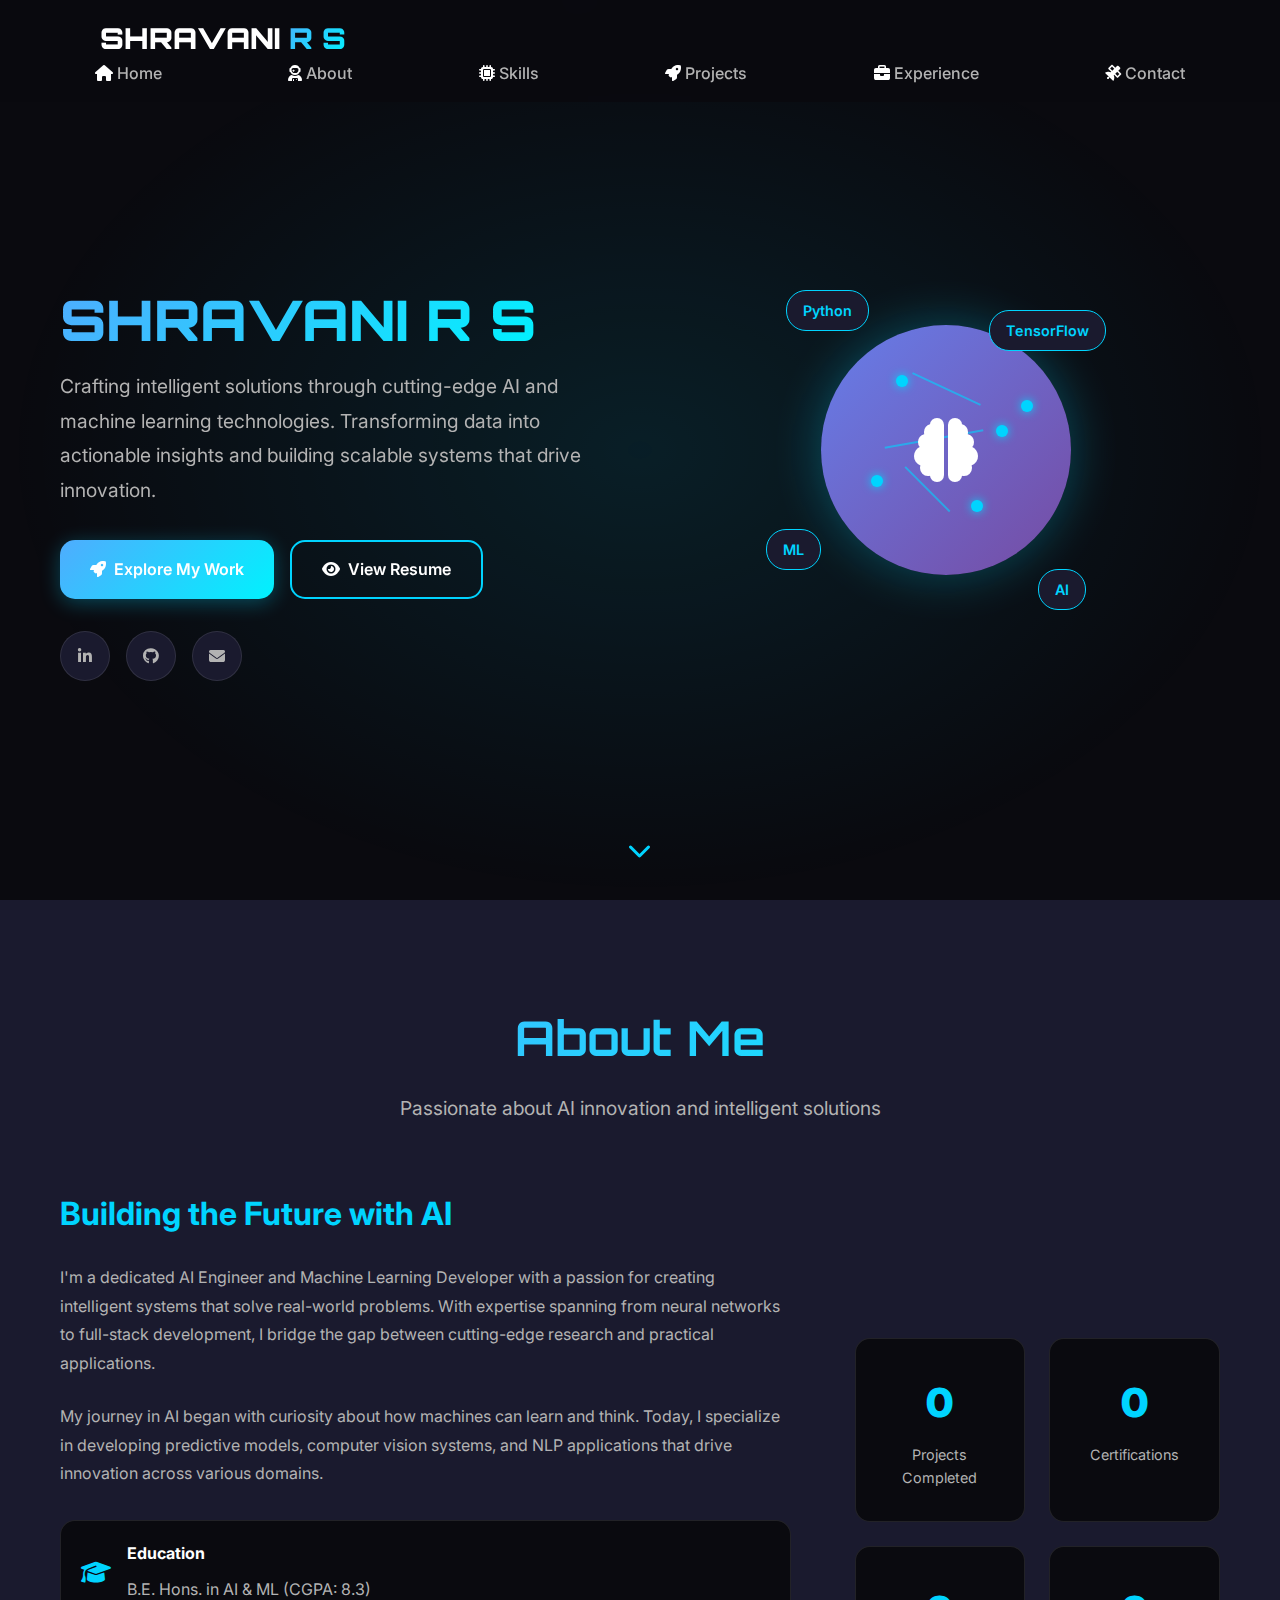
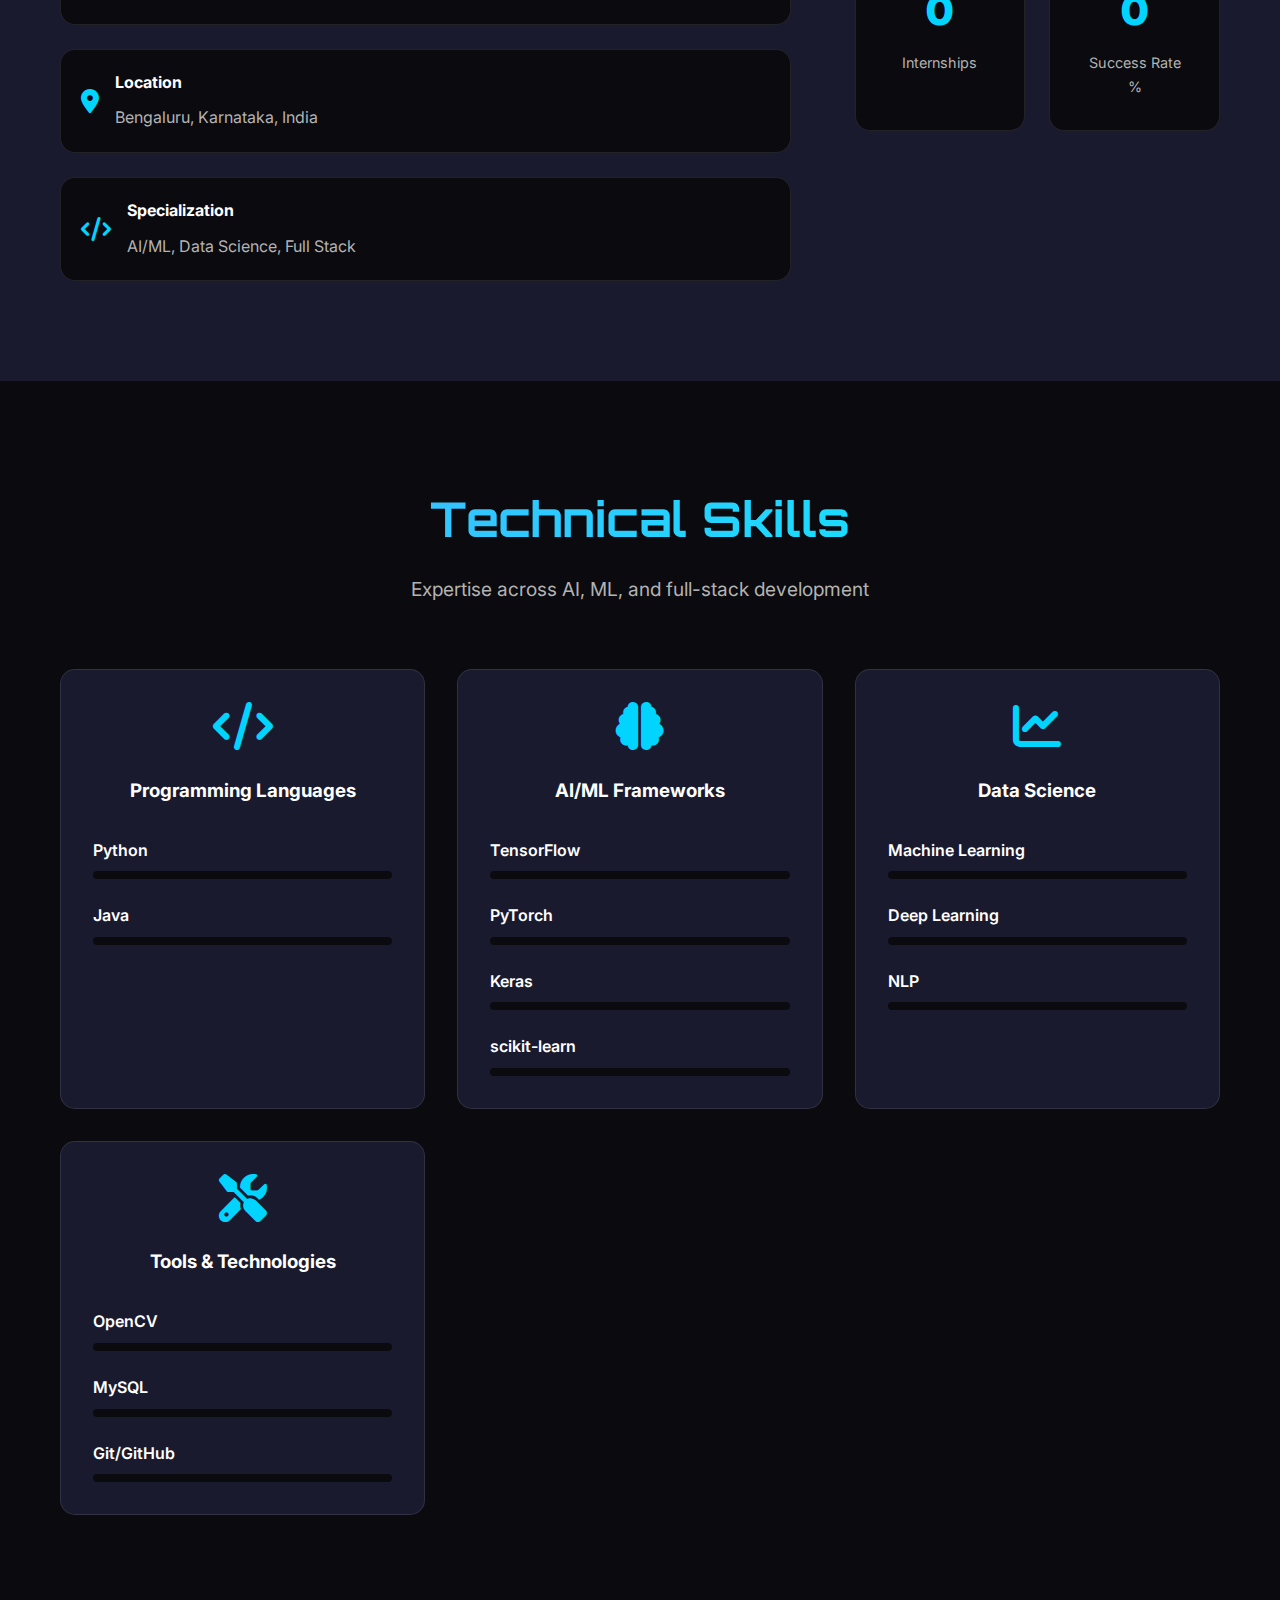
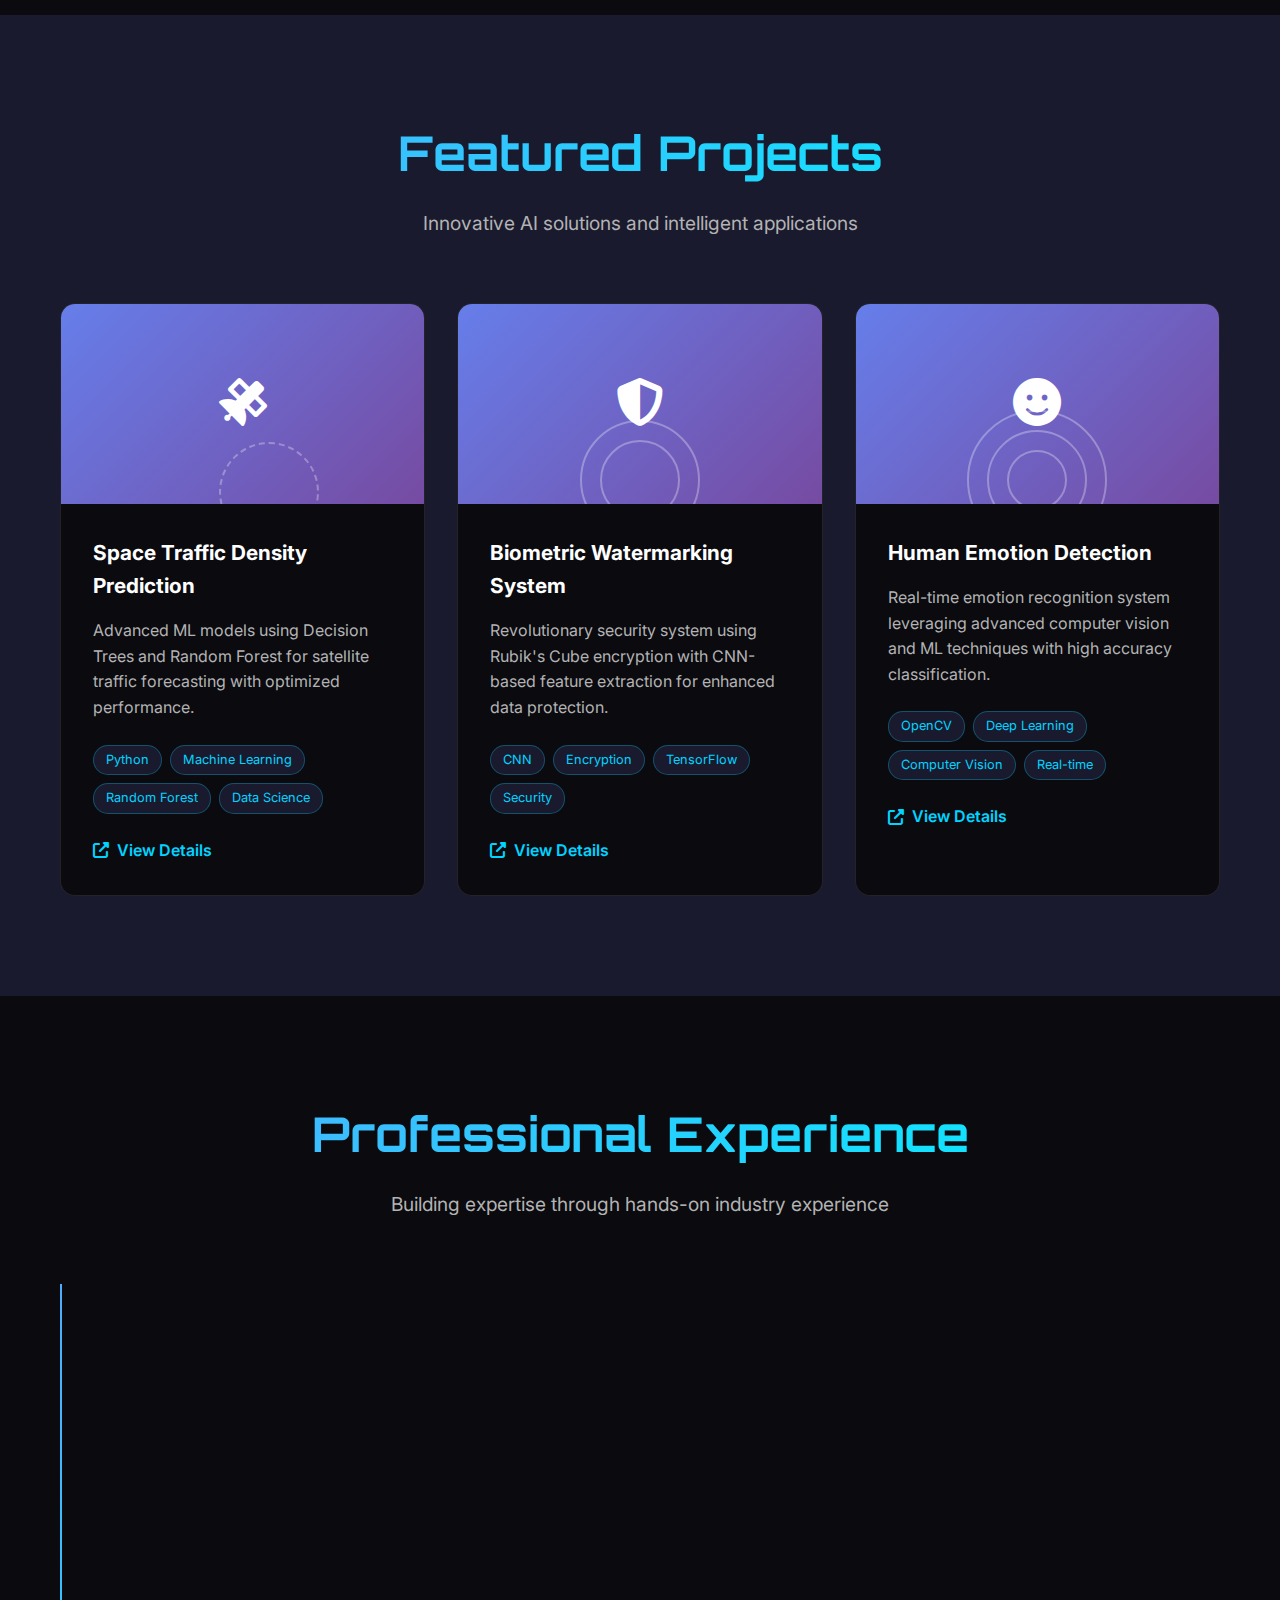
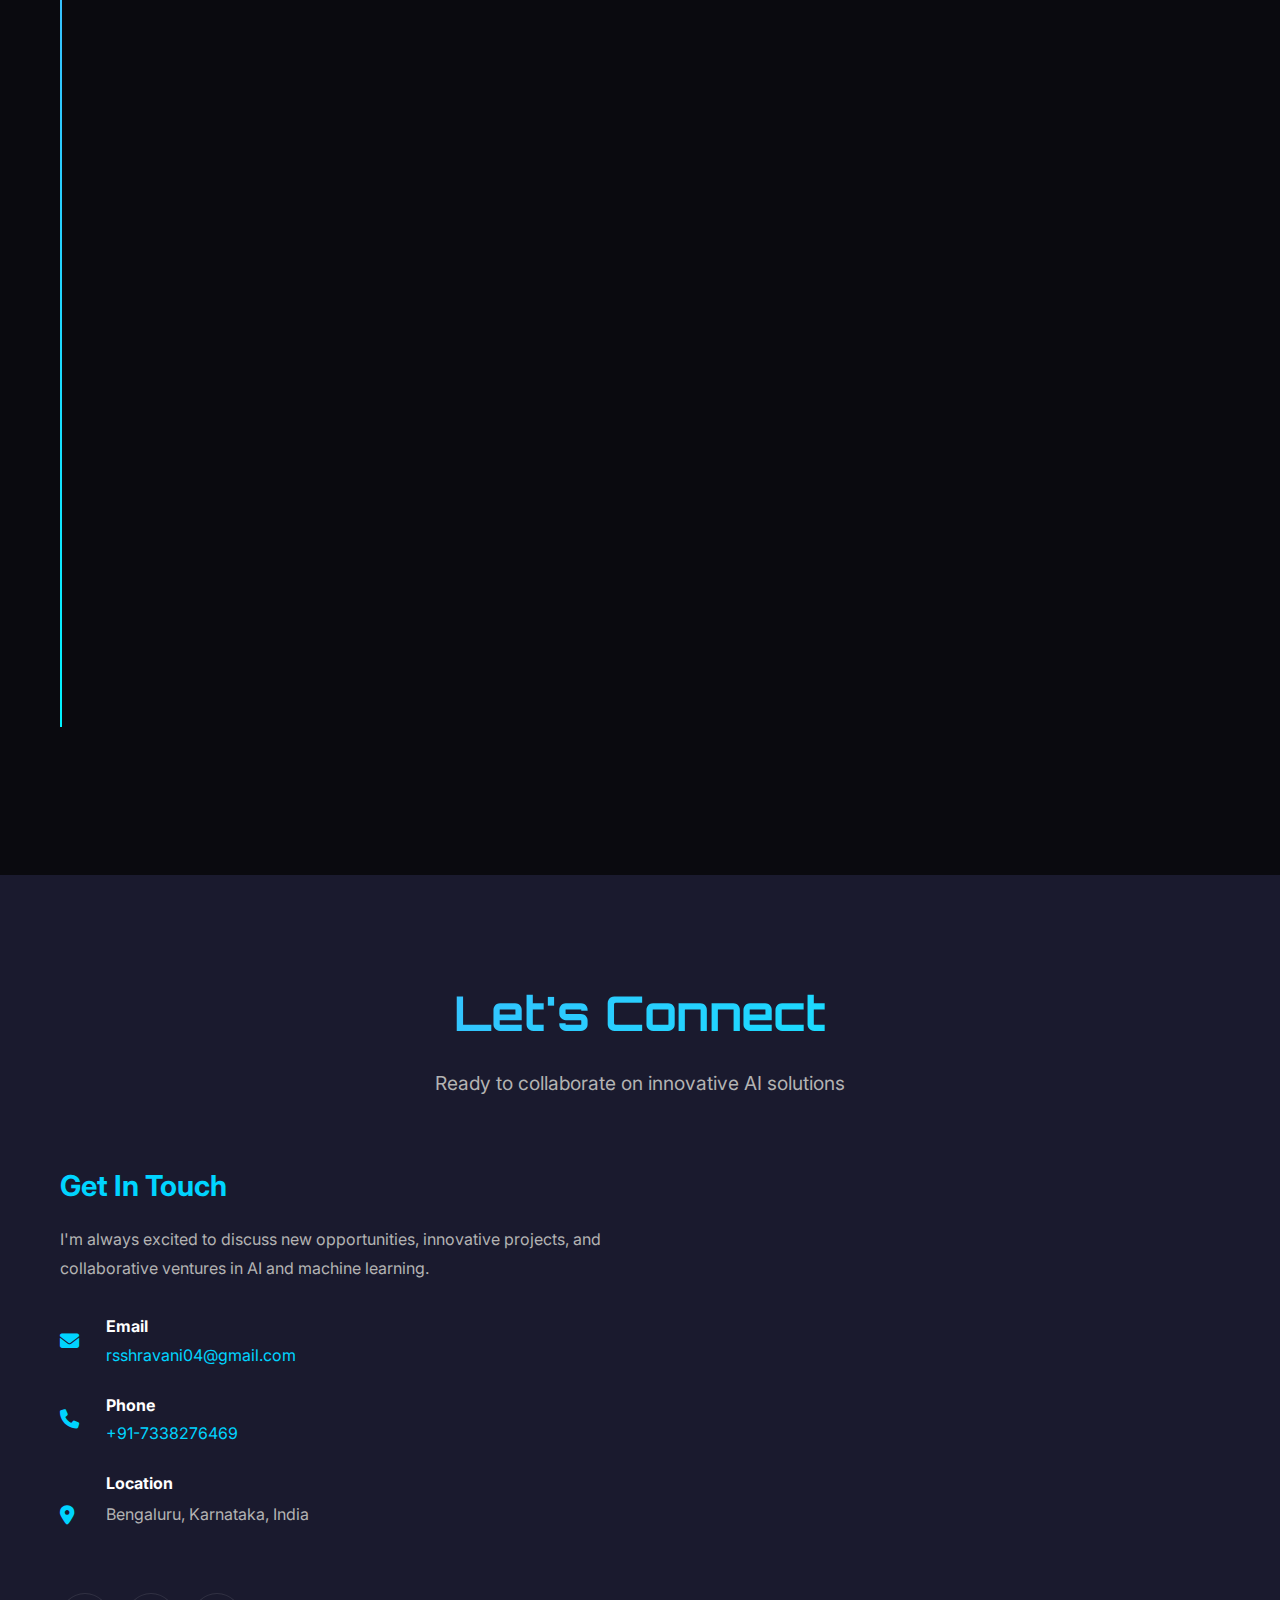
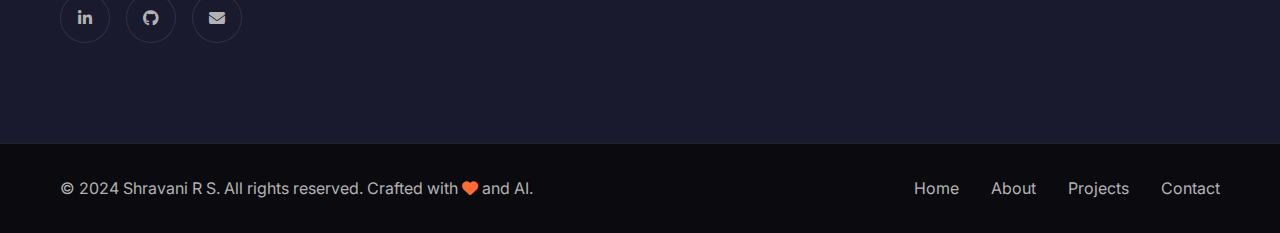
<file: shravani.html>
<!DOCTYPE html>
<html lang="en">
<head>
    <!-- Meta tags for character encoding and viewport settings -->
    <meta charset="UTF-8">
    <meta name="viewport" content="width=device-width, initial-scale=1.0">
    
    <!-- Page title -->
    <title>Shravani R S | AI Engineer & ML Developer</title>
    
    <!-- Link to external CSS file -->
    <link rel="stylesheet" href="shravani.css">
    
    <!-- Google Fonts for modern typography -->
    <link href="https://fonts.googleapis.com/css2?family=Orbitron:wght@400;700;900&family=Inter:wght@300;400;500;600;700&display=swap" rel="stylesheet">
    
    <!-- Font Awesome for icons -->
    <link rel="stylesheet" href="https://cdnjs.cloudflare.com/ajax/libs/font-awesome/6.4.0/css/all.min.css">
</head>
<body>

    <script src="shravani.js"></script>
    <!-- Animated background particles container -->
    <div class="particles-container">
        <div class="particle"></div>
        <div class="particle"></div>
        <div class="particle"></div>
        <div class="particle"></div>
        <div class="particle"></div>
    </div>

    <!-- Navigation bar -->
    <nav class="navbar">
        <!-- Logo/Brand name -->
        <div class="nav-brand">
            <span class="brand-text">SHRAVANI<span class="highlight"> R S</span></span>
        </div>
        
        <!-- Navigation menu items -->
        <ul class="nav-menu ">
            <li> <i class="fas fa-home"></i>
                <a href="#home" class="nav-link">Home</a>
            </li>
            <li>  <i class="fas fa-user-astronaut"></i> <a href="#about" class="nav-link">About</a> </li>
            <li>  <i class="fas fa-microchip"></i>  <a href="#skills" class="nav-link">Skills</a>  </li>
            <li>  <i class="fas fa-rocket">  </i>  <a href="#projects" class="nav-link">Projects</a> </li>
            <li>  <i class="fas fa-briefcase"></i>  <a href="#experience" class="nav-link">Experience</a>  </li>
            <li>   <i class="fas fa-satellite"></i>  <a href="#contact" class="nav-link">Contact</a> </li>
        </ul>
        
        <!-- Mobile menu toggle button -->
        <div class="hamburger">
            <span></span>
            <span></span>
            <span></span>
        </div>
    </nav>

    <!-- Hero/Home section -->
    <section id="home" class="hero">
        <!-- Main hero content container -->
        <div class="hero-content">
            <!-- Hero text content -->
            <div class="hero-text">
                <!-- Greeting text with animation -->
                <h1 class="hero-title">
                    <span class="typing-text">Hello, I'm</span>
                    <br>
                    <!-- Name with gradient effect -->
                    <span class="gradient-text">SHRAVANI R S</span>
                </h1>
                
                <!-- Role descriptions with rotating animation -->
                <!-- <div class="role-container">
                    <span class="role-prefix">I'm a</span>
                    <div class="role-rotating">
                        <span class="role active">AI Engineer</span>
                        <span class="role">ML Developer</span>
                        <span class="role">Data Scientist</span>
                        <span class="role">Full Stack Developer</span>
                        <span class="role">Web Designer</span>
                    </div>
                </div> -->
                
                <!-- Hero description -->
                <p class="hero-description">
                    Crafting intelligent solutions through cutting-edge AI and machine learning technologies. 
                    Transforming data into actionable insights and building scalable systems that drive innovation.
                </p>
                
                <!-- Call-to-action buttons -->
                <div class="cta-buttons">
                    <a href="#projects" class="btn btn-primary">
                        <i class="fas fa-rocket"></i> Explore My Work
                    </a>
                    <a href="./shravani rs.pdf" target="_blank" class="btn btn-secondary">
                        <i class="fas fa-eye"></i> View Resume
                    </a>
                </div>
                
                <!-- Social media links -->
                <div class="social-links">
                    <a href="https://www.linkedin.com/in/shravani-r-s-616b49290" target="_blank" class="social-link">
                        <i class="fab fa-linkedin-in"></i>
                    </a>
                    <a href="https://github.com/Shravaniroyal" target="_blank" class="social-link">
                        <i class="fab fa-github"></i>
                    </a>
                    <a href="mailto:rsshravani04@gmail.com" class="social-link">
                        <i class="fas fa-envelope"></i>
                    </a>
                </div>
            </div>
            
            <!-- Hero visual/avatar section -->
            <div class="hero-visual">
                <!-- AI-themed animated avatar container -->
                <div class="avatar-container">
                    <div class="avatar-circle">
                        <div class="neural-network">
                            <!-- Neural network nodes -->
                            <div class="node node-1"></div>
                            <div class="node node-2"></div>
                            <div class="node node-3"></div>
                            <div class="node node-4"></div>
                            <div class="node node-5"></div>
                            <!-- Connecting lines between nodes -->
                            <div class="connection con-1"></div>
                            <div class="connection con-2"></div>
                            <div class="connection con-3"></div>
                        </div>
                        <!-- Central AI icon -->
                        <i class="fas fa-brain avatar-icon"></i>
                    </div>
                    <!-- Floating skill tags around avatar -->
                    <div class="floating-tech tech-1">Python</div>
                    <div class="floating-tech tech-2">TensorFlow</div>
                    <div class="floating-tech tech-3">ML</div>
                    <div class="floating-tech tech-4">AI</div>
                </div>
            </div>
        </div>
        
        <!-- Scroll down indicator -->
        <div class="scroll-indicator">
            <div class="scroll-arrow">
                <i class="fas fa-chevron-down"></i>
            </div>
        </div>
    </section>

    <!-- About section -->
    <section id="about" class="about">
        <div class="container">
            <!-- Section header -->
            <div class="section-header">
                <h2 class="section-title">About Me</h2>
                <p class="section-subtitle">Passionate about AI innovation and intelligent solutions</p>
            </div>
            
            <!-- About content grid -->
            <div class="about-grid">
                <!-- About text content -->
                <div class="about-text">
                    <h3>Building the Future with AI</h3>
                    <p>
                        I'm a dedicated AI Engineer and Machine Learning Developer with a passion for creating 
                        intelligent systems that solve real-world problems. With expertise spanning from neural 
                        networks to full-stack development, I bridge the gap between cutting-edge research and 
                        practical applications.
                    </p>
                    <p>
                        My journey in AI began with curiosity about how machines can learn and think. Today, 
                        I specialize in developing predictive models, computer vision systems, and NLP applications 
                        that drive innovation across various domains.
                    </p>
                    
                    <!-- Key highlights -->
                    <div class="highlights">
                        <div class="highlight-item">
                            <i class="fas fa-graduation-cap"></i>
                            <div>
                                <h4>Education</h4>
                                <p>B.E. Hons. in AI & ML (CGPA: 8.3)</p>
                            </div>
                        </div>
                        <div class="highlight-item">
                            <i class="fas fa-map-marker-alt"></i>
                            <div>
                                <h4>Location</h4>
                                <p>Bengaluru, Karnataka, India</p>
                            </div>
                        </div>
                        <div class="highlight-item">
                            <i class="fas fa-code"></i>
                            <div>
                                <h4>Specialization</h4>
                                <p>AI/ML, Data Science, Full Stack</p>
                            </div>
                        </div>
                    </div>
                </div>
                
                <!-- About stats/metrics -->
                <div class="about-stats">
                    <div class="stat-card">
                        <div class="stat-number" data-count="10">0</div>
                        <div class="stat-label">Projects Completed</div>
                    </div>
                    <div class="stat-card">
                        <div class="stat-number" data-count="4">0</div>
                        <div class="stat-label">Certifications</div>
                    </div>
                    <div class="stat-card">
                        <div class="stat-number" data-count="3">0</div>
                        <div class="stat-label">Internships</div>
                    </div>
                    <div class="stat-card">
                        <div class="stat-number" data-count="95">0</div>
                        <div class="stat-label">Success Rate %</div>
                    </div>
                </div>
            </div>
        </div>
    </section>

    <!-- Skills section -->
    <section id="skills" class="skills">
        <div class="container">
            <!-- Section header -->
            <div class="section-header">
                <h2 class="section-title">Technical Skills</h2>
                <p class="section-subtitle">Expertise across AI, ML, and full-stack development</p>
            </div>
            
            <!-- Skills categories grid -->
            <div class="skills-grid">
                <!-- Programming Languages skill category -->
                <div class="skill-category">
                    <div class="category-icon">
                        <i class="fas fa-code"></i>
                    </div>
                    <h3>Programming Languages</h3>
                    <div class="skill-items">
                        <div class="skill-item">
                            <span class="skill-name">Python</span>
                            <div class="skill-bar">
                                <div class="skill-progress" data-progress="90"></div>
                            </div>
                        </div>
                        <div class="skill-item">
                            <span class="skill-name">Java</span>
                            <div class="skill-bar">
                                <div class="skill-progress" data-progress="80"></div>
                            </div>
                        </div>
                    </div>
                </div>
                
                <!-- AI/ML Frameworks skill category -->
                <div class="skill-category">
                    <div class="category-icon">
                        <i class="fas fa-brain"></i>
                    </div>
                    <h3>AI/ML Frameworks</h3>
                    <div class="skill-items">
                        <div class="skill-item">
                            <span class="skill-name">TensorFlow</span>
                            <div class="skill-bar">
                                <div class="skill-progress" data-progress="85"></div>
                            </div>
                        </div>
                        <div class="skill-item">
                            <span class="skill-name">PyTorch</span>
                            <div class="skill-bar">
                                <div class="skill-progress" data-progress="80"></div>
                            </div>
                        </div>
                        <div class="skill-item">
                            <span class="skill-name">Keras</span>
                            <div class="skill-bar">
                                <div class="skill-progress" data-progress="88"></div>
                            </div>
                        </div>
                        <div class="skill-item">
                            <span class="skill-name">scikit-learn</span>
                            <div class="skill-bar">
                                <div class="skill-progress" data-progress="90"></div>
                            </div>
                        </div>
                    </div>
                </div>
                
                <!-- Data Science skill category -->
                <div class="skill-category">
                    <div class="category-icon">
                        <i class="fas fa-chart-line"></i>
                    </div>
                    <h3>Data Science</h3>
                    <div class="skill-items">
                        <div class="skill-item">
                            <span class="skill-name">Machine Learning</span>
                            <div class="skill-bar">
                                <div class="skill-progress" data-progress="92"></div>
                            </div>
                        </div>
                        <div class="skill-item">
                            <span class="skill-name">Deep Learning</span>
                            <div class="skill-bar">
                                <div class="skill-progress" data-progress="85"></div>
                            </div>
                        </div>
                        <div class="skill-item">
                            <span class="skill-name">NLP</span>
                            <div class="skill-bar">
                                <div class="skill-progress" data-progress="80"></div>
                            </div>
                        </div>
                    </div>
                </div>
                
                <!-- Tools & Technologies skill category -->
                <div class="skill-category">
                    <div class="category-icon">
                        <i class="fas fa-tools"></i>
                    </div>
                    <h3>Tools & Technologies</h3>
                    <div class="skill-items">
                        <div class="skill-item">
                            <span class="skill-name">OpenCV</span>
                            <div class="skill-bar">
                                <div class="skill-progress" data-progress="85"></div>
                            </div>
                        </div>
                        <div class="skill-item">
                            <span class="skill-name">MySQL</span>
                            <div class="skill-bar">
                                <div class="skill-progress" data-progress="75"></div>
                            </div>
                        </div>
                        <div class="skill-item">
                            <span class="skill-name">Git/GitHub</span>
                            <div class="skill-bar">
                                <div class="skill-progress" data-progress="88"></div>
                            </div>
                        </div>
                    </div>
                </div>
            </div>
        </div>
    </section>

    <!-- Projects section -->
    <section id="projects" class="projects">
        <div class="container">
            <!-- Section header -->
            <div class="section-header">
                <h2 class="section-title">Featured Projects</h2>
                <p class="section-subtitle">Innovative AI solutions and intelligent applications</p>
            </div>
            
            <!-- Projects grid -->
            <div class="projects-grid">
                <!-- Space Traffic Density Prediction project -->
                <div class="project-card">
                    <div class="project-image">
                        <!-- Project visual representation -->
                        <div class="project-visual satellite-visual">
                            <i class="fas fa-satellite"></i>
                            <div class="orbital-path"></div>
                        </div>
                    </div>
                    <div class="project-content">
                        <h3>Space Traffic Density Prediction</h3>
                        <p>Advanced ML models using Decision Trees and Random Forest for satellite traffic forecasting with optimized performance.</p>
                        <div class="tech-stack">
                            <span class="tech-tag">Python</span>
                            <span class="tech-tag">Machine Learning</span>
                            <span class="tech-tag">Random Forest</span>
                            <span class="tech-tag">Data Science</span>
                        </div>
                        <div class="project-links">
                            <a href="./Space Traffic Density Prediction System.html" class="project-link">
                                <i class="fas fa-external-link-alt"></i> View Details
                            </a>
                        </div>
                    </div>
                </div>
                
                <!-- Biometric Watermarking project -->
                <div class="project-card">
                    <div class="project-image">
                        <!-- Project visual representation -->
                        <div class="project-visual security-visual">
                            <i class="fas fa-shield-alt"></i>
                            <div class="encryption-rings">
                                <div class="ring ring-1"></div>
                                <div class="ring ring-2"></div>
                            </div>
                        </div>
                    </div>
                    <div class="project-content">
                        <h3>Biometric Watermarking System</h3>
                        <p>Revolutionary security system using Rubik's Cube encryption with CNN-based feature extraction for enhanced data protection.</p>
                        <div class="tech-stack">
                            <span class="tech-tag">CNN</span>
                            <span class="tech-tag">Encryption</span>
                            <span class="tech-tag">TensorFlow</span>
                            <span class="tech-tag">Security</span>
                        </div>
                        <div class="project-links">
                            <a href="./Biometric Watermarking System.html" class="project-link">
                                <i class="fas fa-external-link-alt"></i> View Details
                            </a>
                        </div>
                    </div>
                </div>
                
                <!-- Human Emotion Detection project -->
                <div class="project-card">
                    <div class="project-image">
                        <!-- Project visual representation -->
                        <div class="project-visual emotion-visual">
                            <i class="fas fa-smile"></i>
                            <div class="emotion-waves">
                                <div class="wave wave-1"></div>
                                <div class="wave wave-2"></div>
                                <div class="wave wave-3"></div>
                            </div>
                        </div>
                    </div>
                    <div class="project-content">
                        <h3>Human Emotion Detection</h3>
                        <p>Real-time emotion recognition system leveraging advanced computer vision and ML techniques with high accuracy classification.</p>
                        <div class="tech-stack">
                            <span class="tech-tag">OpenCV</span>
                            <span class="tech-tag">Deep Learning</span>
                            <span class="tech-tag">Computer Vision</span>
                            <span class="tech-tag">Real-time</span>
                        </div>
                        <div class="project-links">
                            <a href="./Human Emotion Detection.html" class="project-link">
                                <i class="fas fa-external-link-alt"></i> View Details
                            </a>
                        </div>
                    </div>
                </div>
            </div>
        </div>
    </section>

    <!-- Experience section -->
    <section id="experience" class="experience">
        <div class="container">
            <!-- Section header -->
            <div class="section-header">
                <h2 class="section-title">Professional Experience</h2>
                <p class="section-subtitle">Building expertise through hands-on industry experience</p>
            </div>
            
            <!-- Experience timeline -->
            <div class="timeline">
                <!-- AI Intern at Infosys -->
                <div class="timeline-item">
                    <div class="timeline-marker"></div>
                    <div class="timeline-content">
                        <div class="experience-card">
                            <div class="company-logo">
                                <i class="fas fa-brain"></i>
                            </div>
                            <div class="experience-details">
                                <h3>AI Intern</h3>
                                <h4>Infosys</h4>
                                <p class="duration">Nov 2024 – Dec 2024</p>
                                <ul class="responsibilities">
                                    <li>Developed predictive ML models for space traffic density prediction</li>
                                    <li>Designed data pipelines for satellite telemetry processing</li>
                                    <li>Enhanced forecasting accuracy through advanced feature engineering</li>
                                </ul>
                                <div class="tech-used">
                                    <span class="tech-tag">Python</span>
                                    <span class="tech-tag">Machine Learning</span>
                                    <span class="tech-tag">Data Pipeline</span>
                                </div>
                            </div>
                        </div>
                    </div>
                </div>
                
                <!-- Data Quality Analyst at Rooman Technologies -->
                <div class="timeline-item">
                    <div class="timeline-marker"></div>
                    <div class="timeline-content">
                        <div class="experience-card">
                            <div class="company-logo">
                                <i class="fas fa-chart-bar"></i>
                            </div>
                            <div class="experience-details">
                                <h3>Data Quality Analyst</h3>
                                <h4>Rooman Technologies</h4>
                                <p class="duration">Oct 2024 – Dec 2024</p>
                                <ul class="responsibilities">
                                    <li>Performed data validation and statistical analysis on multi-source datasets</li>
                                    <li>Created combined datasets for emotion prediction model training</li>
                                    <li>Improved ML model reliability through enhanced data quality</li>
                                </ul>
                                <div class="tech-used">
                                    <span class="tech-tag">Data Analysis</span>
                                    <span class="tech-tag">Statistics</span>
                                    <span class="tech-tag">Data Validation</span>
                                </div>
                            </div>
                        </div>
                    </div>
                </div>
                
                <!-- ML Engineer Intern at MEVI Technologies -->
                <div class="timeline-item">
                    <div class="timeline-marker"></div>
                    <div class="timeline-content">
                        <div class="experience-card">
                            <div class="company-logo">
                                <i class="fas fa-robot"></i>
                            </div>
                            <div class="experience-details">
                                <h3>Machine Learning Engineer Intern</h3>
                                <h4>MEVI Technologies</h4>
                                <p class="duration">Nov 2023</p>
                                <ul class="responsibilities">
                                    <li>Built ML models for image reconstruction using GANs</li>
                                    <li>Processed grayscale and color image datasets</li>
                                    <li>Applied normalization techniques to improve output quality</li>
                                </ul>
                                <div class="tech-used">
                                    <span class="tech-tag">GANs</span>
                                    <span class="tech-tag">Image Processing</span>
                                    <span class="tech-tag">Deep Learning</span>
                                </div>
                            </div>
                        </div>
                    </div>
                </div>
            </div>
        </div>
    </section>

    <!-- Contact section -->
    <section id="contact" class="contact">
        <div class="container">
            <!-- Section header -->
            <div class="section-header">
                <h2 class="section-title">Let's Connect</h2>
                <p class="section-subtitle">Ready to collaborate on innovative AI solutions</p>
            </div>
            
            <!-- Contact content grid -->
            <div class="contact-grid">
                <!-- Contact information -->
                <div class="contact-info">
                    <h3>Get In Touch</h3>
                    <p>I'm always excited to discuss new opportunities, innovative projects, and collaborative ventures in AI and machine learning.</p>
                    
                    <!-- Contact details -->
                    <div class="contact-details">
                        <div class="contact-item">
                            <i class="fas fa-envelope"></i>
                            <div>
                                <h4>Email</h4>
                                <a href="mailto:rsshravani04@gmail.com">rsshravani04@gmail.com</a>
                            </div>
                        </div>
                        <div class="contact-item">
                            <i class="fas fa-phone"></i>
                            <div>
                                <h4>Phone</h4>
                                <a href="tel:+917338276469">+91-7338276469</a>
                            </div>
                        </div>
                        <div class="contact-item">
                            <i class="fas fa-map-marker-alt"></i>
                            <div>
                                <h4>Location</h4>
                                <p>Bengaluru, Karnataka, India</p>
                            </div>
                        </div>
                    </div>
                    
                    <!-- Social links -->
                    <div class="social-links">
                        <a href="https://www.linkedin.com/in/shravani-r-s-616b49290" target="_blank" class="social-link">
                            <i class="fab fa-linkedin-in"></i>
                        </a>
                        <a href="https://github.com/Shravaniroyal" target="_blank" class="social-link">
                            <i class="fab fa-github"></i>
                        </a>
                        <a href="mailto:rsshravani04@gmail.com" class="social-link">
                            <i class="fas fa-envelope"></i>
                        </a>
                    </div>
                </div>
                
                <!-- Contact form -->
                <!-- <div class="contact-form-container">
                    <form class="contact-form">
                        <div class="form-group">
                            <input type="text" id="name" name="name" placeholder=" " required>
                            <label for="name">Your Name</label>
                        </div>
                        <div class="form-group">
                            <input type="email" id="email" name="email" placeholder=" " required>
                            <label for="email">Your Email</label>
                        </div>
                        <div class="form-group">
                            <input type="text" id="subject" name="subject" placeholder=" " required>
                            <label for="subject">Subject</label>
                        </div>
                        <div class="form-group">
                            <textarea id="message" name="message" placeholder=" " required></textarea>
                            <label for="message">Your Message</label>
                        </div>
                        <button type="submit" class="btn btn-primary">
                            <i class="fas fa-paper-plane"></i> Send Message
                        </button> -->
                    </form>
                </div>
            </div>
        </div>
    </section>

    <!-- Footer -->
    <footer class="footer">
        <div class="container">
            <!-- Footer content -->
            <div class="footer-content">
                <div class="footer-text">
                    <p>&copy; 2024 Shravani R S. All rights reserved. Crafted with <i class="fas fa-heart"></i> and AI.</p>
                </div>
                <div class="footer-links">
                    <a href="#home">Home</a>
                    <a href="#about">About</a>
                    <a href="#projects">Projects</a>
                    <a href="#contact">Contact</a>
                </div>
            </div>
        </div>
    </footer>

    </script>
</body>
</html>
</file>
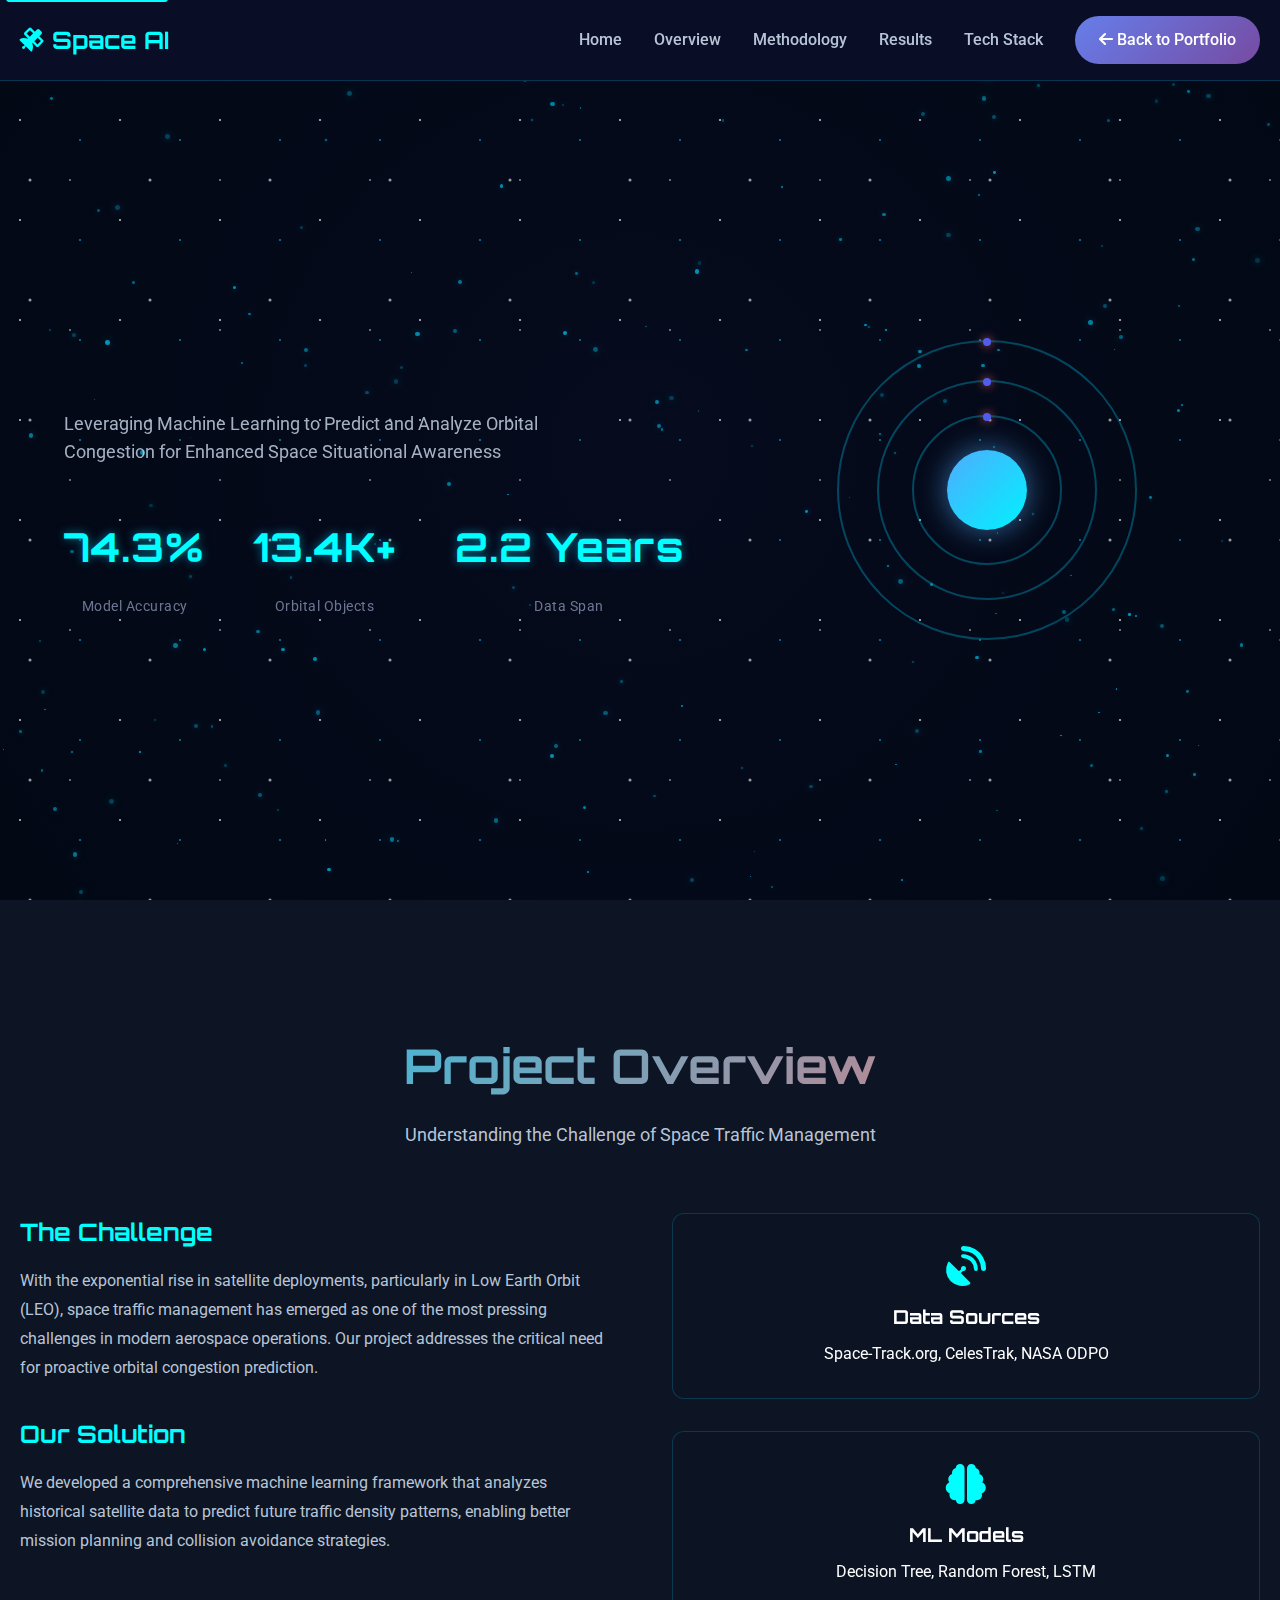
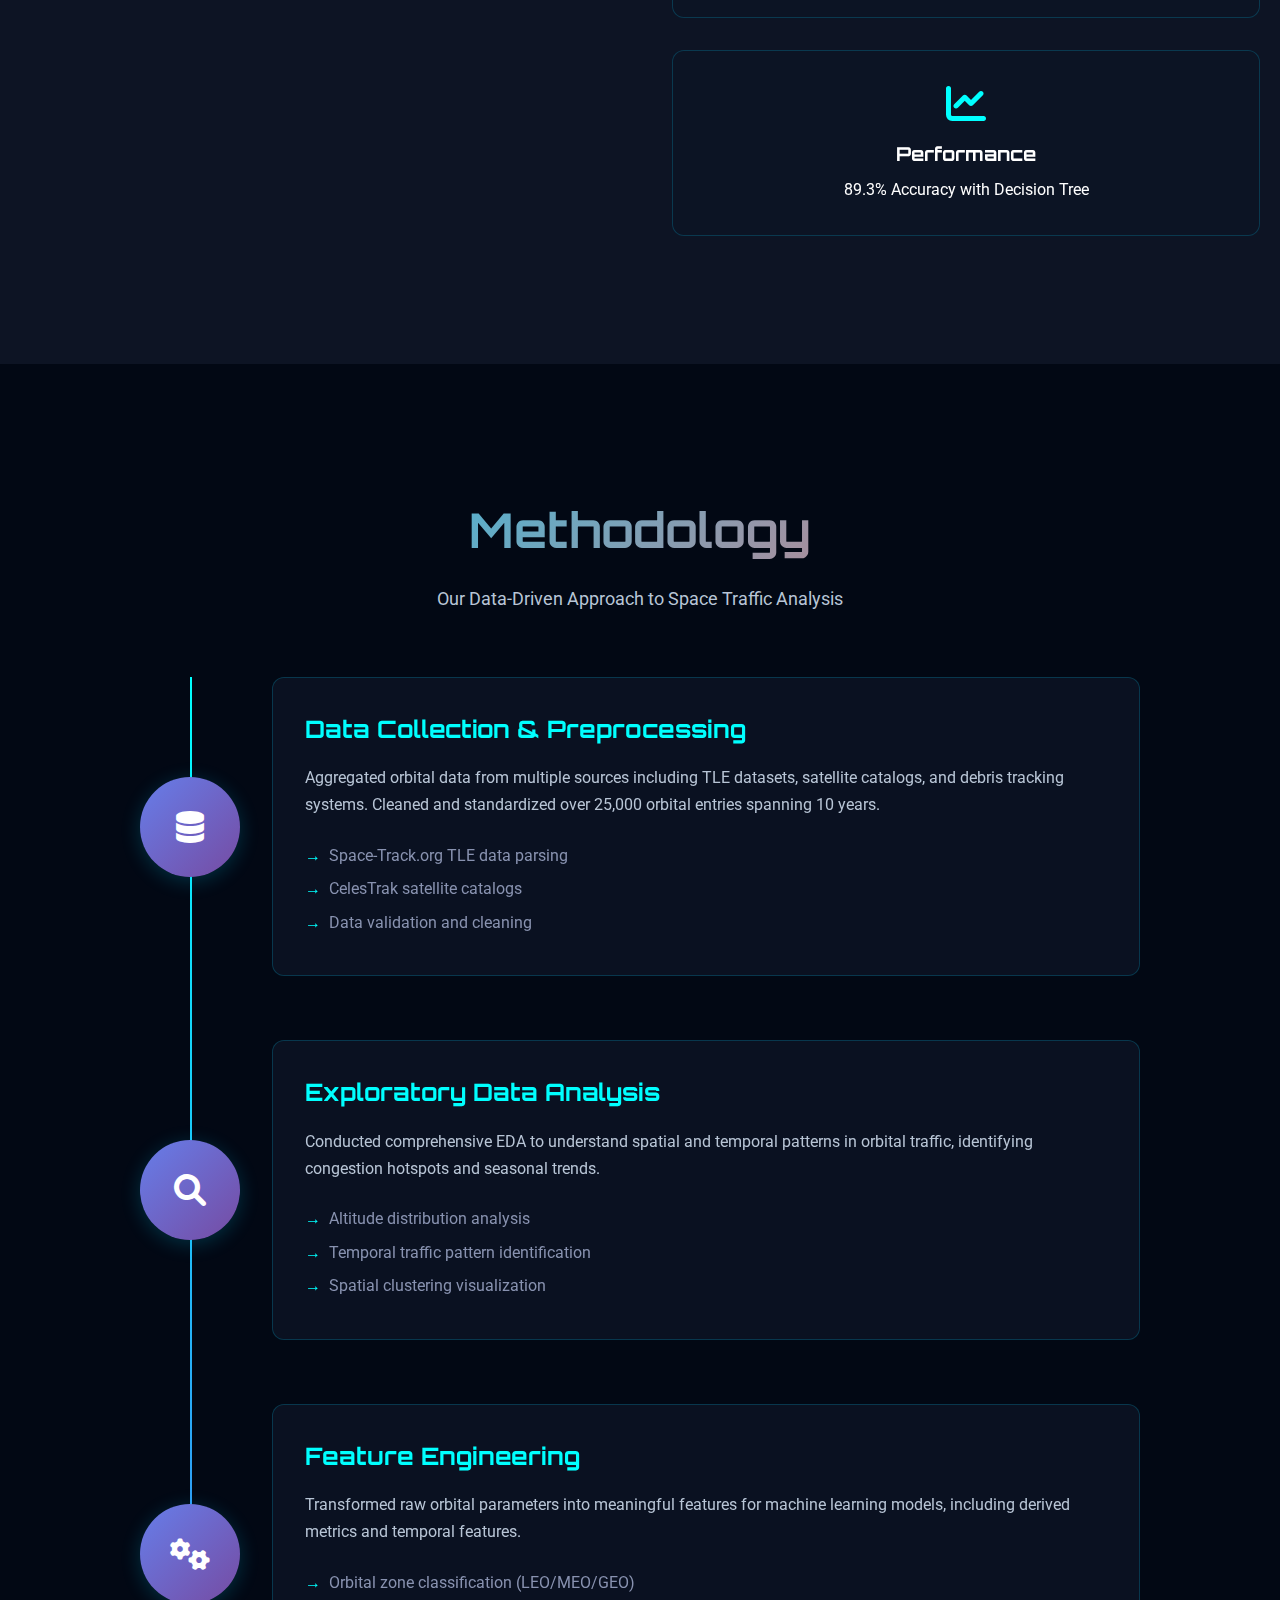
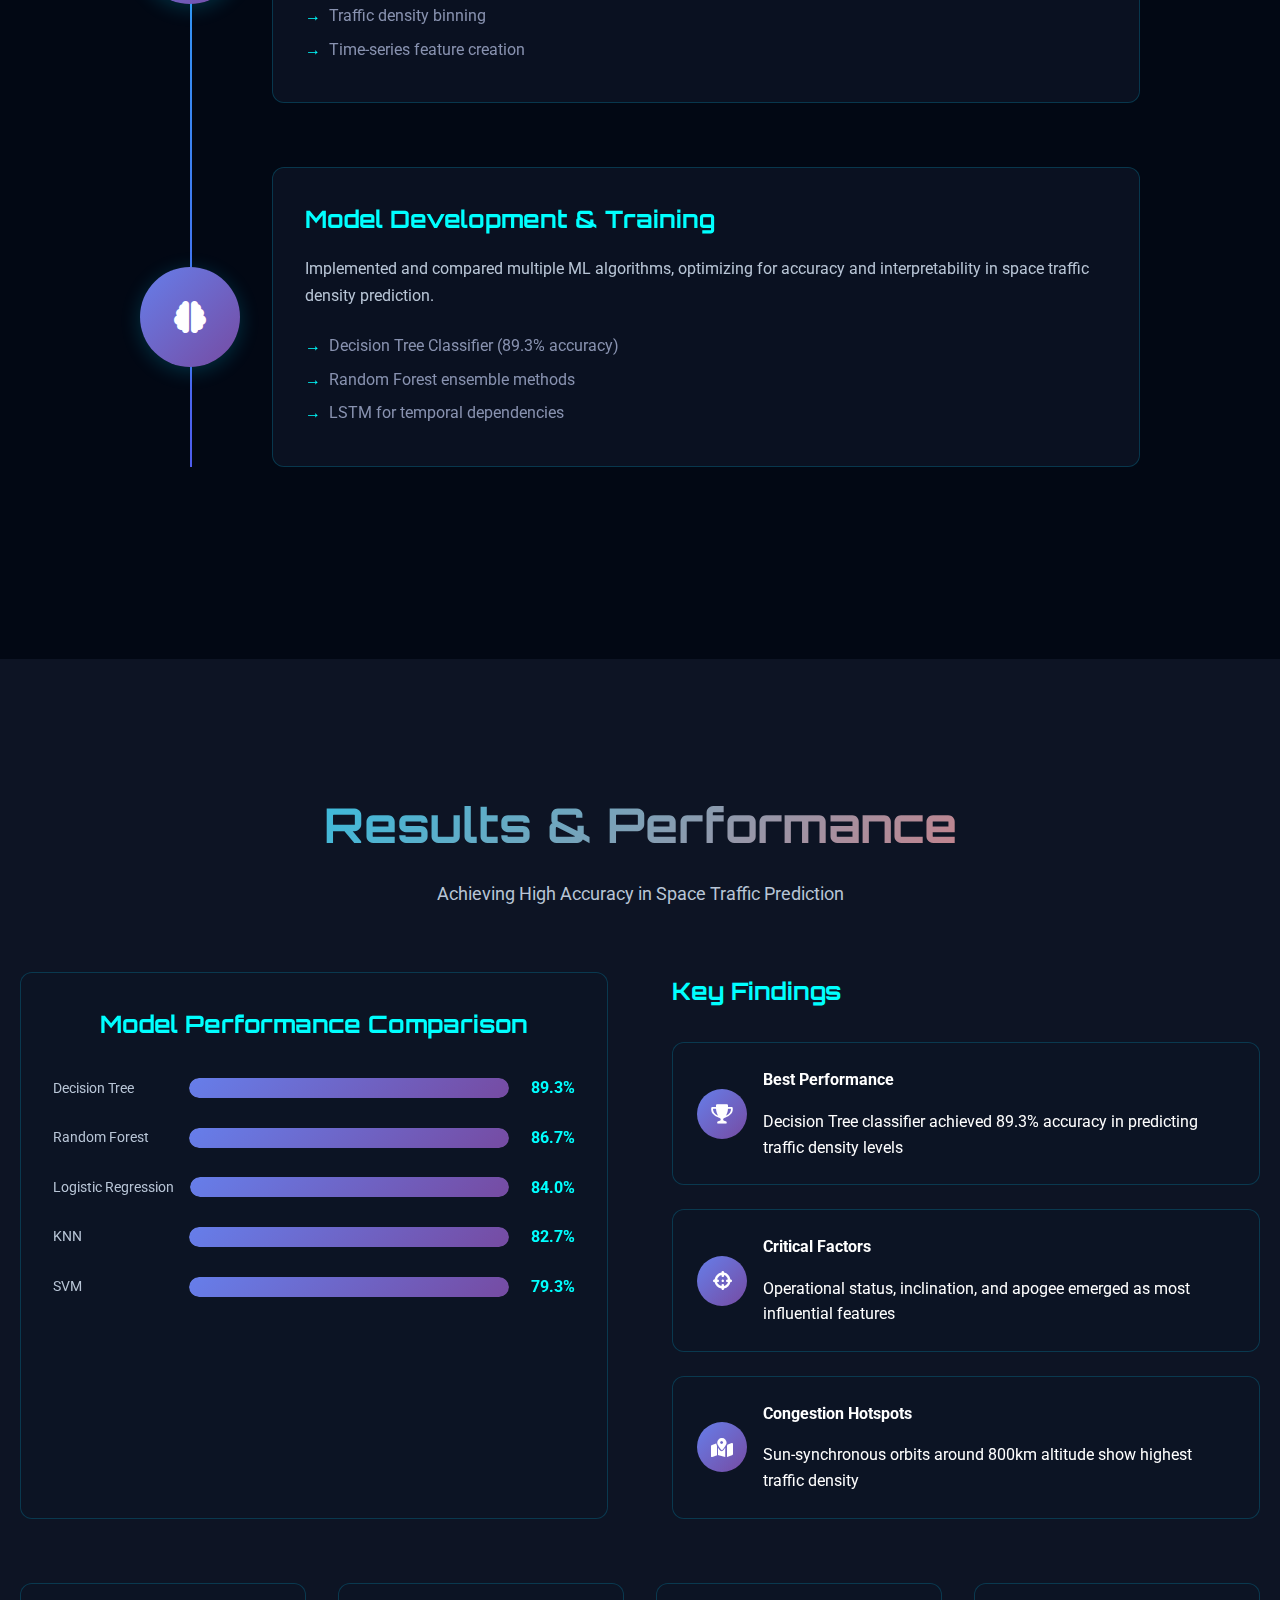
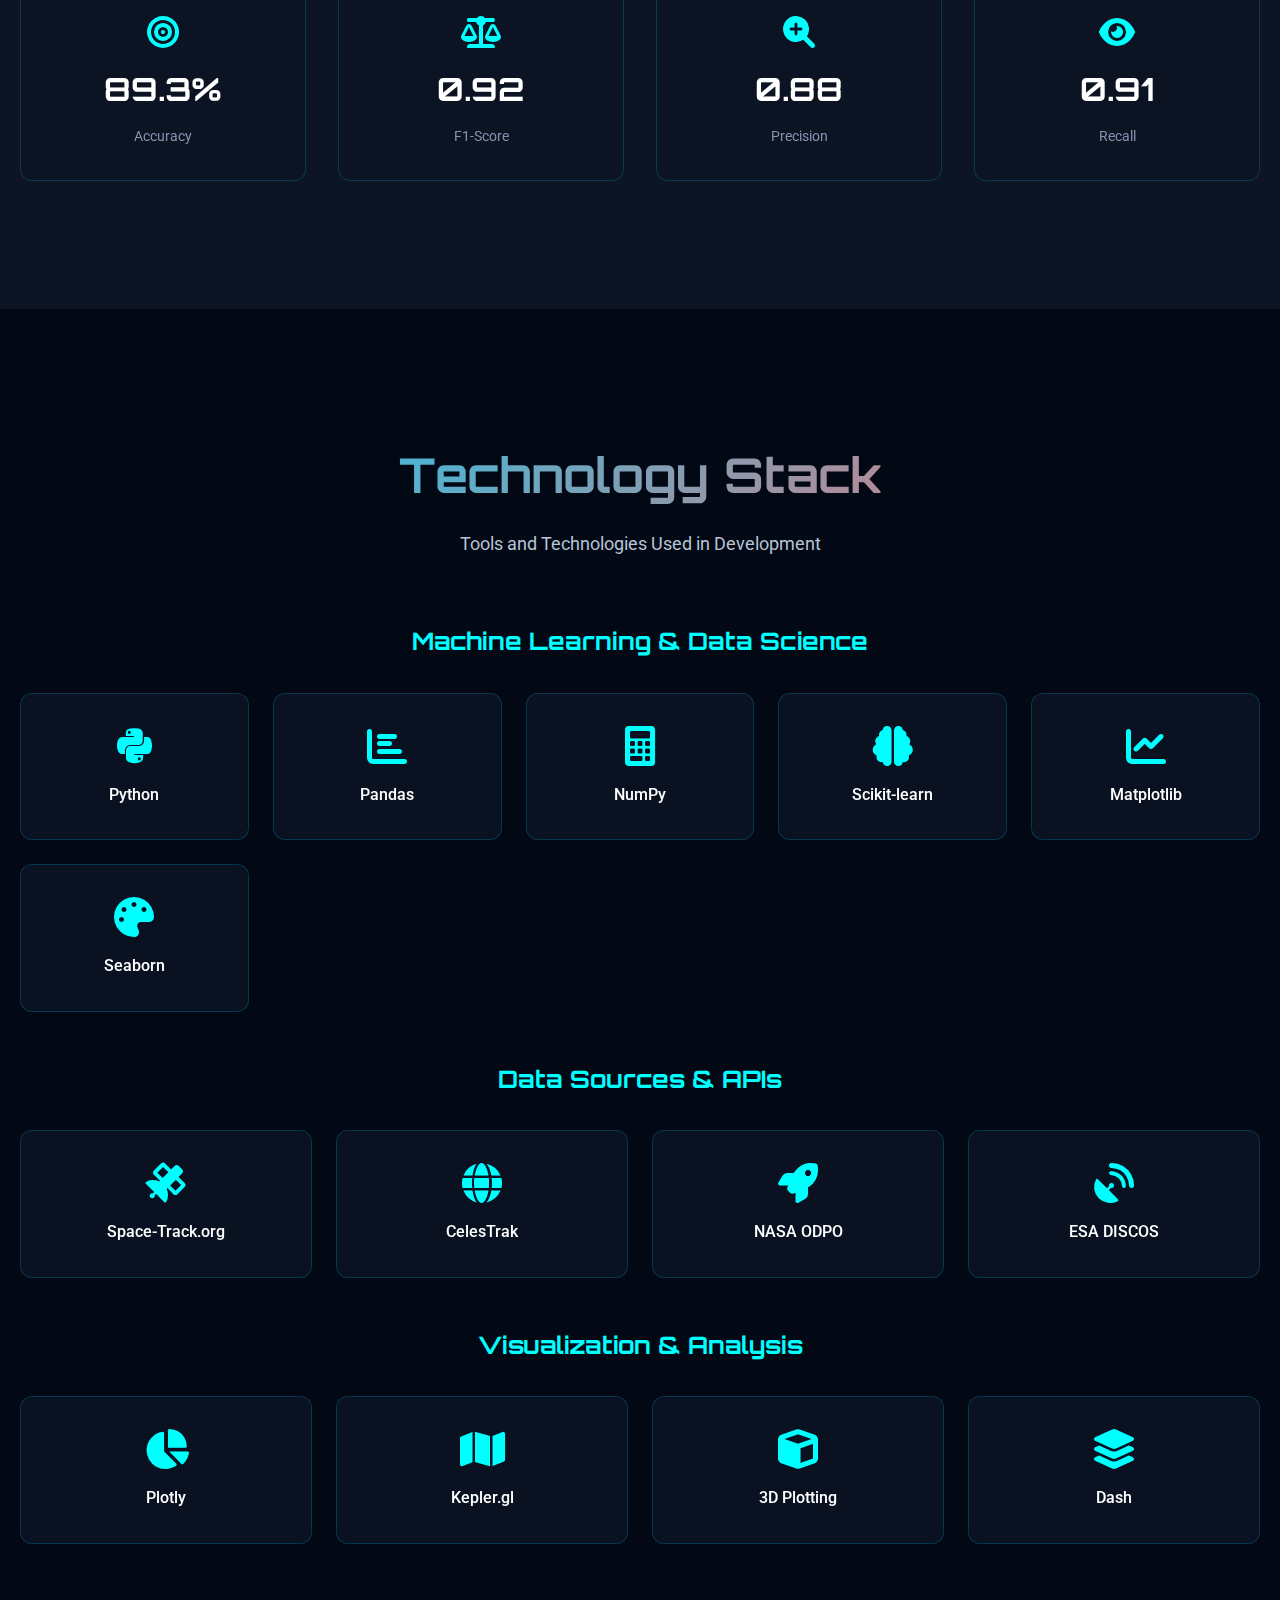
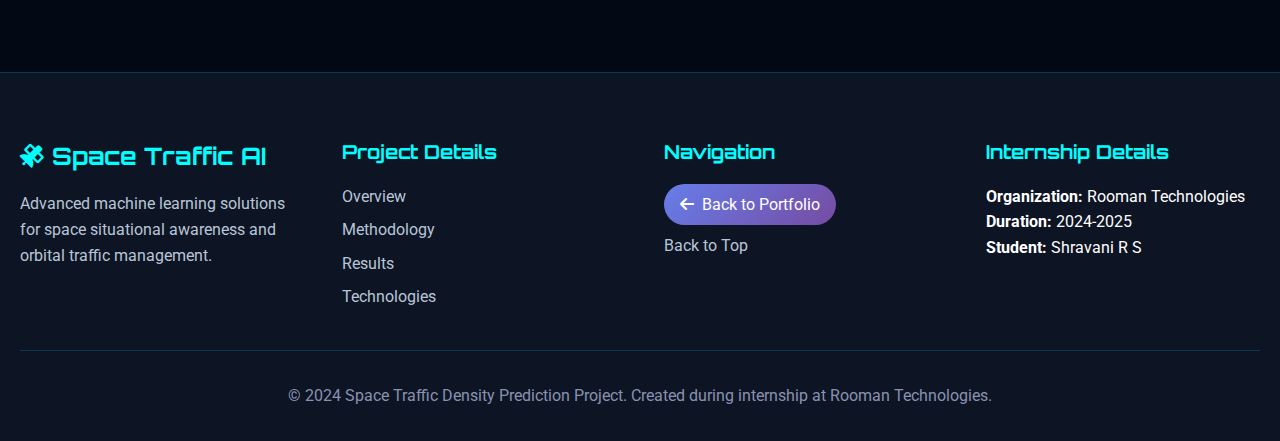
<file: Space Traffic Density Prediction System.html>
<!DOCTYPE html>
<html lang="en">
<head>
    <!-- Meta tags for responsiveness and SEO -->
    <meta charset="UTF-8">
    <meta name="viewport" content="width=device-width, initial-scale=1.0">
    <meta name="description" content="Space Traffic Density Prediction using Machine Learning - Internship Project at Rooman Technologies">
    <title>Space Traffic Density Prediction | AI/ML Project</title>
    
    <!-- External CSS Link -->
    <link rel="stylesheet" href="Space Traffic Density Prediction System.css">
    
    <!-- Google Fonts for modern typography -->
    <link href="https://fonts.googleapis.com/css2?family=Orbitron:wght@400;700;900&family=Roboto:wght@300;400;500;700&display=swap" rel="stylesheet">
    
    <!-- Font Awesome for icons -->
    <link rel="stylesheet" href="https://cdnjs.cloudflare.com/ajax/libs/font-awesome/6.0.0/css/all.min.css">
</head>
<body>

    <script src="Space Traffic Density Prediction System.js"></script>
    <!-- Navigation Bar -->
    <nav class="navbar" id="navbar">
        <div class="nav-container">
            <!-- Logo/Brand -->
            <div class="nav-logo">
                <i class="fas fa-satellite"></i>
                <span>Space AI</span>
            </div>
            
            <!-- Navigation Links -->
            <div class="nav-menu" id="nav-menu">
                <a href="#hero" class="nav-link">Home</a>
                <a href="#overview" class="nav-link">Overview</a>
                <a href="#methodology" class="nav-link">Methodology</a>
                <a href="#results" class="nav-link">Results</a>
                <a href="#technologies" class="nav-link">Tech Stack</a>
                
                <!-- Back to Portfolio Button -->
                <a href="index.html" class="nav-link back-to-portfolio">
                    <i class="fas fa-arrow-left"></i>
                    Back to Portfolio
                </a>
            </div>
            
            <!-- Mobile Menu Toggle -->
            <div class="nav-toggle" id="nav-toggle">
                <span class="bar"></span>
                <span class="bar"></span>
                <span class="bar"></span>
            </div>
        </div>
    </nav>

    <!-- Hero Section -->
    <section class="hero" id="hero">
        <div class="hero-background">
            <!-- Animated stars background -->
            <div class="stars"></div>
            <div class="stars2"></div>
            <div class="stars3"></div>
        </div>
        
        <div class="hero-content">
            <div class="hero-text">
                <h1 class="hero-title">
                    <span class="gradient-text">Space Traffic Density</span>
                    <span class="highlight">Prediction System</span>
                </h1>
                <p class="hero-subtitle">
                    Leveraging Machine Learning to Predict and Analyze Orbital Congestion 
                    for Enhanced Space Situational Awareness
                </p>
                <div class="hero-stats">
                    <div class="stat-item">
                        <span class="stat-number">89.3%</span>
                        <span class="stat-label">Model Accuracy</span>
                    </div>
                    <div class="stat-item">
                        <span class="stat-number">25K+</span>
                        <span class="stat-label">Orbital Objects</span>
                    </div>
                    <div class="stat-item st1">
                        <span class="stat-number">10 Years</span>
                        <span class="stat-label">Data Span</span>
                    </div>
                </div>
            </div>
            
            <!-- 3D Orbital Animation Container -->
            <div class="hero-animation">
                <div class="orbit-container">
                    <div class="earth"></div>
                    <div class="orbit orbit-1">
                        <div class="satellite sat-1"></div>
                    </div>
                    <div class="orbit orbit-2">
                        <div class="satellite sat-2"></div>
                    </div>
                    <div class="orbit orbit-3">
                        <div class="satellite sat-3"></div>
                    </div>
                </div>
            </div>
        </div>
        
        <!-- Scroll Indicator -->
        <div class="scroll-indicator">
            <div class="scroll-arrow"></div>
        </div>
    </section>

    <!-- Project Overview Section -->
    <section class="overview" id="overview">
        <div class="container">
            <div class="section-header">
                <h2 class="section-title">Project Overview</h2>
                <p class="section-subtitle">Understanding the Challenge of Space Traffic Management</p>
            </div>
            
            <div class="overview-content">
                <div class="overview-text">
                    <div class="problem-statement">
                        <h3>The Challenge</h3>
                        <p>
                            With the exponential rise in satellite deployments, particularly in Low Earth Orbit (LEO), 
                            space traffic management has emerged as one of the most pressing challenges in modern 
                            aerospace operations. Our project addresses the critical need for proactive orbital 
                            congestion prediction.
                        </p>
                    </div>
                    
                    <div class="solution-approach">
                        <h3>Our Solution</h3>
                        <p>
                            We developed a comprehensive machine learning framework that analyzes historical satellite 
                            data to predict future traffic density patterns, enabling better mission planning and 
                            collision avoidance strategies.
                        </p>
                    </div>
                </div>
                
                <div class="overview-highlights">
                    <div class="highlight-card">
                        <i class="fas fa-satellite-dish"></i>
                        <h4>Data Sources</h4>
                        <p>Space-Track.org, CelesTrak, NASA ODPO</p>
                    </div>
                    <div class="highlight-card">
                        <i class="fas fa-brain"></i>
                        <h4>ML Models</h4>
                        <p>Decision Tree, Random Forest, LSTM</p>
                    </div>
                    <div class="highlight-card">
                        <i class="fas fa-chart-line"></i>
                        <h4>Performance</h4>
                        <p>89.3% Accuracy with Decision Tree</p>
                    </div>
                </div>
            </div>
        </div>
    </section>

    <!-- Methodology Section -->
    <section class="methodology" id="methodology">
        <div class="container">
            <div class="section-header">
                <h2 class="section-title">Methodology</h2>
                <p class="section-subtitle">Our Data-Driven Approach to Space Traffic Analysis</p>
            </div>
            
            <div class="methodology-timeline">
                <div class="timeline-item" data-step="1">
                    <div class="timeline-icon">
                        <i class="fas fa-database"></i>
                    </div>
                    <div class="timeline-content">
                        <h3>Data Collection & Preprocessing</h3>
                        <p>
                            Aggregated orbital data from multiple sources including TLE datasets, 
                            satellite catalogs, and debris tracking systems. Cleaned and standardized 
                            over 25,000 orbital entries spanning 10 years.
                        </p>
                        <ul>
                            <li>Space-Track.org TLE data parsing</li>
                            <li>CelesTrak satellite catalogs</li>
                            <li>Data validation and cleaning</li>
                        </ul>
                    </div>
                </div>
                
                <div class="timeline-item" data-step="2">
                    <div class="timeline-icon">
                        <i class="fas fa-search"></i>
                    </div>
                    <div class="timeline-content">
                        <h3>Exploratory Data Analysis</h3>
                        <p>
                            Conducted comprehensive EDA to understand spatial and temporal patterns 
                            in orbital traffic, identifying congestion hotspots and seasonal trends.
                        </p>
                        <ul>
                            <li>Altitude distribution analysis</li>
                            <li>Temporal traffic pattern identification</li>
                            <li>Spatial clustering visualization</li>
                        </ul>
                    </div>
                </div>
                
                <div class="timeline-item" data-step="3">
                    <div class="timeline-icon">
                        <i class="fas fa-cogs"></i>
                    </div>
                    <div class="timeline-content">
                        <h3>Feature Engineering</h3>
                        <p>
                            Transformed raw orbital parameters into meaningful features for machine 
                            learning models, including derived metrics and temporal features.
                        </p>
                        <ul>
                            <li>Orbital zone classification (LEO/MEO/GEO)</li>
                            <li>Traffic density binning</li>
                            <li>Time-series feature creation</li>
                        </ul>
                    </div>
                </div>
                
                <div class="timeline-item" data-step="4">
                    <div class="timeline-icon">
                        <i class="fas fa-brain"></i>
                    </div>
                    <div class="timeline-content">
                        <h3>Model Development & Training</h3>
                        <p>
                            Implemented and compared multiple ML algorithms, optimizing for accuracy 
                            and interpretability in space traffic density prediction.
                        </p>
                        <ul>
                            <li>Decision Tree Classifier (89.3% accuracy)</li>
                            <li>Random Forest ensemble methods</li>
                            <li>LSTM for temporal dependencies</li>
                        </ul>
                    </div>
                </div>
            </div>
        </div>
    </section>

    <!-- Results Section -->
    <section class="results" id="results">
        <div class="container">
            <div class="section-header">
                <h2 class="section-title">Results & Performance</h2>
                <p class="section-subtitle">Achieving High Accuracy in Space Traffic Prediction</p>
            </div>
            
            <div class="results-grid">
                <div class="results-chart">
                    <h3>Model Performance Comparison</h3>
                    <div class="chart-container">
                        <div class="performance-bars">
                            <div class="bar-item">
                                <span class="bar-label">Decision Tree</span>
                                <div class="bar-container">
                                    <div class="bar-fill" data-percentage="89.3"></div>
                                </div>
                                <span class="bar-percentage">89.3%</span>
                            </div>
                            <div class="bar-item">
                                <span class="bar-label">Random Forest</span>
                                <div class="bar-container">
                                    <div class="bar-fill" data-percentage="86.7"></div>
                                </div>
                                <span class="bar-percentage">86.7%</span>
                            </div>
                            <div class="bar-item">
                                <span class="bar-label">Logistic Regression</span>
                                <div class="bar-container">
                                    <div class="bar-fill" data-percentage="84.0"></div>
                                </div>
                                <span class="bar-percentage">84.0%</span>
                            </div>
                            <div class="bar-item">
                                <span class="bar-label">KNN</span>
                                <div class="bar-container">
                                    <div class="bar-fill" data-percentage="82.7"></div>
                                </div>
                                <span class="bar-percentage">82.7%</span>
                            </div>
                            <div class="bar-item">
                                <span class="bar-label">SVM</span>
                                <div class="bar-container">
                                    <div class="bar-fill" data-percentage="79.3"></div>
                                </div>
                                <span class="bar-percentage">79.3%</span>
                            </div>
                        </div>
                    </div>
                </div>
                
                <div class="key-insights">
                    <h3>Key Findings</h3>
                    <div class="insight-cards">
                        <div class="insight-card">
                            <div class="insight-icon">
                                <i class="fas fa-trophy"></i>
                            </div>
                            <div class="insight-content">
                                <h4>Best Performance</h4>
                                <p>Decision Tree classifier achieved 89.3% accuracy in predicting traffic density levels</p>
                            </div>
                        </div>
                        
                        <div class="insight-card">
                            <div class="insight-icon">
                                <i class="fas fa-crosshairs"></i>
                            </div>
                            <div class="insight-content">
                                <h4>Critical Factors</h4>
                                <p>Operational status, inclination, and apogee emerged as most influential features</p>
                            </div>
                        </div>
                        
                        <div class="insight-card">
                            <div class="insight-icon">
                                <i class="fas fa-map-marked-alt"></i>
                            </div>
                            <div class="insight-content">
                                <h4>Congestion Hotspots</h4>
                                <p>Sun-synchronous orbits around 800km altitude show highest traffic density</p>
                            </div>
                        </div>
                    </div>
                </div>
            </div>
            
            <!-- Technical Metrics -->
            <div class="technical-metrics">
                <div class="metric-card">
                    <i class="fas fa-bullseye"></i>
                    <div class="metric-content">
                        <span class="metric-value">89.3%</span>
                        <span class="metric-label">Accuracy</span>
                    </div>
                </div>
                <div class="metric-card">
                    <i class="fas fa-balance-scale"></i>
                    <div class="metric-content">
                        <span class="metric-value">0.92</span>
                        <span class="metric-label">F1-Score</span>
                    </div>
                </div>
                <div class="metric-card">
                    <i class="fas fa-search-plus"></i>
                    <div class="metric-content">
                        <span class="metric-value">0.88</span>
                        <span class="metric-label">Precision</span>
                    </div>
                </div>
                <div class="metric-card">
                    <i class="fas fa-eye"></i>
                    <div class="metric-content">
                        <span class="metric-value">0.91</span>
                        <span class="metric-label">Recall</span>
                    </div>
                </div>
            </div>
        </div>
    </section>

    <!-- Technologies Section -->
    <section class="technologies" id="technologies">
        <div class="container">
            <div class="section-header">
                <h2 class="section-title">Technology Stack</h2>
                <p class="section-subtitle">Tools and Technologies Used in Development</p>
            </div>
            
            <div class="tech-categories">
                <div class="tech-category">
                    <h3>Machine Learning & Data Science</h3>
                    <div class="tech-grid">
                        <div class="tech-item">
                            <i class="fab fa-python"></i>
                            <span>Python</span>
                        </div>
                        <div class="tech-item">
                            <i class="fas fa-chart-bar"></i>
                            <span>Pandas</span>
                        </div>
                        <div class="tech-item">
                            <i class="fas fa-calculator"></i>
                            <span>NumPy</span>
                        </div>
                        <div class="tech-item">
                            <i class="fas fa-brain"></i>
                            <span>Scikit-learn</span>
                        </div>
                        <div class="tech-item">
                            <i class="fas fa-chart-line"></i>
                            <span>Matplotlib</span>
                        </div>
                        <div class="tech-item">
                            <i class="fas fa-palette"></i>
                            <span>Seaborn</span>
                        </div>
                    </div>
                </div>
                
                <div class="tech-category">
                    <h3>Data Sources & APIs</h3>
                    <div class="tech-grid">
                        <div class="tech-item">
                            <i class="fas fa-satellite"></i>
                            <span>Space-Track.org</span>
                        </div>
                        <div class="tech-item">
                            <i class="fas fa-globe"></i>
                            <span>CelesTrak</span>
                        </div>
                        <div class="tech-item">
                            <i class="fas fa-rocket"></i>
                            <span>NASA ODPO</span>
                        </div>
                        <div class="tech-item">
                            <i class="fas fa-satellite-dish"></i>
                            <span>ESA DISCOS</span>
                        </div>
                    </div>
                </div>
                
                <div class="tech-category">
                    <h3>Visualization & Analysis</h3>
                    <div class="tech-grid">
                        <div class="tech-item">
                            <i class="fas fa-chart-pie"></i>
                            <span>Plotly</span>
                        </div>
                        <div class="tech-item">
                            <i class="fas fa-map"></i>
                            <span>Kepler.gl</span>
                        </div>
                        <div class="tech-item">
                            <i class="fas fa-cube"></i>
                            <span>3D Plotting</span>
                        </div>
                        <div class="tech-item">
                            <i class="fas fa-layer-group"></i>
                            <span>Dash</span>
                        </div>
                    </div>
                </div>
            </div>
        </div>
    </section>

    <!-- Footer -->
    <footer class="footer">
        <div class="container">
            <div class="footer-content">
                <div class="footer-section">
                    <div class="footer-logo">
                        <i class="fas fa-satellite"></i>
                        <span>Space Traffic AI</span>
                    </div>
                    <p class="footer-description">
                        Advanced machine learning solutions for space situational awareness 
                        and orbital traffic management.
                    </p>
                </div>
                
                <div class="footer-section">
                    <h4>Project Details</h4>
                    <ul class="footer-links">
                        <li><a href="#overview">Overview</a></li>
                        <li><a href="#methodology">Methodology</a></li>
                        <li><a href="#results">Results</a></li>
                        <li><a href="#technologies">Technologies</a></li>
                    </ul>
                </div>
                
                <div class="footer-section">
                    <h4>Navigation</h4>
                    <ul class="footer-links">
                        <li>
                            <a href="index.html" class="back-link">
                                <i class="fas fa-arrow-left"></i>
                                Back to Portfolio
                            </a>
                        </li>
                        <li><a href="#hero">Back to Top</a></li>
                    </ul>
                </div>
                
                <div class="footer-section">
                    <h4>Internship Details</h4>
                    <p><strong>Organization:</strong> Rooman Technologies</p>
                    <p><strong>Duration:</strong> 2024-2025</p>
                    <p><strong>Student:</strong> Shravani R S</p>
                </div>
            </div>
            
            <div class="footer-bottom">
                <p>&copy; 2024 Space Traffic Density Prediction Project. Created during internship at Rooman Technologies.</p>
            </div>
        </div>
    </footer>

    <!-- External JavaScript Link -->
    <script src="Space Traffic Density Prediction System.js"></script>
</body>

</html>
</file>
<file: Biometric Watermarking System.css>
/* ============================================
   BIOMETRIC WATERMARKING PROJECT STYLES
   Modern, Innovative, and Creative Design
   ============================================ */

/* ============================================
   CSS CUSTOM PROPERTIES (CSS VARIABLES)
   Define color palette, spacing, and animations
   ============================================ */
:root {
  /* Color Palette - Cybersecurity Theme */
  --primary-color: #00f5ff;          /* Cyan - High-tech accent */
  --secondary-color: #1a1a2e;        /* Dark navy - Professional base */
  --accent-color: #0f4c75;           /* Blue - Trust and security */
  --danger-color: #ff6b6b;           /* Red - Alerts and warnings */
  --success-color: #51cf66;          /* Green - Success states */
  --warning-color: #ffd43b;          /* Yellow - Caution */
  
  /* Neutral Colors */
  --text-primary: #ffffff;           /* White text for dark theme */
  --text-secondary: #b8b8b8;         /* Light gray for secondary text */
  --text-muted: #888888;             /* Muted text */
  --background-dark: #0a0a0a;        /* Deep black background */
  --background-card: #1e1e1e;        /* Card backgrounds */
  --background-glass: rgba(255, 255, 255, 0.1); /* Glassmorphism effect */
  
  /* Gradients for modern effects */
  --gradient-primary: linear-gradient(135deg, var(--primary-color), var(--accent-color));
  --gradient-dark: linear-gradient(135deg, #1a1a2e, #16213e);
  --gradient-card: linear-gradient(145deg, rgba(30, 30, 30, 0.8), rgba(26, 26, 46, 0.6));
  
  /* Spacing and sizing */
  --spacing-xs: 0.5rem;
  --spacing-sm: 1rem;
  --spacing-md: 1.5rem;
  --spacing-lg: 2rem;
  --spacing-xl: 3rem;
  --spacing-xxl: 4rem;
  
  /* Border radius for modern look */
  --radius-sm: 8px;
  --radius-md: 12px;
  --radius-lg: 16px;
  --radius-xl: 24px;
  
  /* Box shadows for depth */
  --shadow-sm: 0 2px 4px rgba(0, 0, 0, 0.1);
  --shadow-md: 0 4px 12px rgba(0, 0, 0, 0.2);
  --shadow-lg: 0 8px 24px rgba(0, 0, 0, 0.3);
  --shadow-glow: 0 0 20px rgba(0, 245, 255, 0.3);
  
  /* Animation durations */
  --transition-fast: 0.2s ease;
  --transition-medium: 0.3s ease;
  --transition-slow: 0.5s ease;
}

/* ============================================
   GLOBAL RESET AND BASE STYLES
   Clean foundation for consistent styling
   ============================================ */
* {
  margin: 0;
  padding: 0;
  box-sizing: border-box;
}

html {
  scroll-behavior: smooth; /* Smooth scrolling for anchor links */
  font-size: 16px;         /* Base font size for rem calculations */
}

body {
  font-family: 'Inter', -apple-system, BlinkMacSystemFont, sans-serif;
  background: var(--background-dark);
  color: var(--text-primary);
  line-height: 1.6;
  overflow-x: hidden; /* Prevent horizontal scroll */
}

/* Container for consistent max-width and centering */
.container {
  max-width: 1200px;
  margin: 0 auto;
  padding: 0 var(--spacing-md);
}

/* ============================================
   NAVIGATION BAR
   Modern glassmorphism design with smooth animations
   ============================================ */
.navbar {
  position: fixed;
  top: 0;
  left: 0;
  width: 100%;
  background: rgba(26, 26, 46, 0.9);
  backdrop-filter: blur(20px); /* Glassmorphism effect */
  border-bottom: 1px solid rgba(255, 255, 255, 0.1);
  z-index: 1000;
  transition: all var(--transition-medium);
}

/* Navigation container with flexbox layout */
.nav-container {
  max-width: 1200px;
  margin: 0 auto;
  padding: 0 var(--spacing-md);
  display: flex;
  align-items: center;
  justify-content: space-between;
  height: 70px;
}

/* Brand section with logo and text */
.nav-brand {
  display: flex;
  align-items: center;
  gap: var(--spacing-sm);
  font-family: 'Orbitron', monospace;
  font-weight: 700;
  font-size: 1.5rem;
  color: var(--primary-color);
}

/* Animated cube icon in navigation */
.cube-icon {
  font-size: 1.8rem;
  animation: rotateCube 3s linear infinite;
}

/* Cube rotation animation */
@keyframes rotateCube {
  from { transform: rotateY(0deg) rotateX(0deg); }
  to { transform: rotateY(360deg) rotateX(360deg); }
}

/* Navigation links container */
.nav-links {
  display: flex;
  align-items: center;
  gap: var(--spacing-lg);
}

/* Individual navigation links */
.nav-link {
  color: var(--text-secondary);
  text-decoration: none;
  font-weight: 500;
  padding: var(--spacing-xs) var(--spacing-sm);
  border-radius: var(--radius-sm);
  transition: all var(--transition-medium);
  position: relative;
}

/* Navigation link hover effects */
.nav-link:hover {
  color: var(--primary-color);
  transform: translateY(-2px);
}

/* Active navigation link styling */
.nav-link.active {
  color: var(--primary-color);
  background: rgba(0, 245, 255, 0.1);
}

/* Special styling for portfolio link */
.portfolio-link {
  background: var(--gradient-primary);
  color: white !important;
  font-weight: 600;
  border-radius: var(--radius-md);
  padding: var(--spacing-xs) var(--spacing-md);
  box-shadow: var(--shadow-glow);
  transition: all var(--transition-medium);
}

.portfolio-link:hover {
  transform: translateY(-3px);
  box-shadow: 0 0 30px rgba(0, 245, 255, 0.5);
}

/* Mobile menu toggle (hamburger menu) */
.mobile-menu-toggle {
  display: none;
  flex-direction: column;
  cursor: pointer;
  gap: 4px;
}

.mobile-menu-toggle span {
  width: 25px;
  height: 3px;
  background: var(--primary-color);
  border-radius: 2px;
  transition: all var(--transition-medium);
}

/* ============================================
   HERO SECTION
   Eye-catching landing area with animations
   ============================================ */
.hero-section {
  min-height: 100vh;
  display: flex;
  align-items: center;
  position: relative;
  background: var(--gradient-dark);
  overflow: hidden;
}

/* Animated background for hero section */
.hero-background {
  position: absolute;
  top: 0;
  left: 0;
  width: 100%;
  height: 100%;
  z-index: 1;
}

/* Particles canvas for animated background */
.particles-container {
  position: absolute;
  top: 0;
  left: 0;
  width: 100%;
  height: 100%;
}

#particles-canvas {
  width: 100%;
  height: 100%;
  opacity: 0.6;
}

/* Hero content container */
.hero-content {
  position: relative;
  z-index: 2;
  max-width: 1200px;
  margin: 100px auto;
  padding: 0 var(--spacing-md);
  text-align: center;
}

/* Main hero title with multiple lines */
.hero-title {
  font-family: 'Orbitron', monospace;
  font-size: clamp(2.5rem, 5vw, 4rem);
  font-weight: 900;
  margin-bottom: var(--spacing-lg);
  line-height: 1.2;
}

.title-line {
  display: block;
  margin-bottom: var(--spacing-xs);
  animation: slideInUp 0.8s ease-out;
}

.title-line:nth-child(1) { animation-delay: 0.2s; }
.title-line:nth-child(2) { animation-delay: 0.4s; }
.title-line:nth-child(3) { animation-delay: 0.6s; }

/* Accent color for middle title line */
.title-line.accent {
  background: var(--gradient-primary);
  -webkit-background-clip: text;
  -webkit-text-fill-color: transparent;
  background-clip: text;
}

/* Hero subtitle with project description */
.hero-subtitle {
  font-size: clamp(1rem, 2vw, 1.2rem);
  color: var(--text-secondary);
  margin-bottom: var(--spacing-xl);
  max-width: 800px;
  margin-left: auto;
  margin-right: auto;
  animation: slideInUp 0.8s ease-out 0.8s both;
}

/* Call-to-action buttons container */
.hero-actions {
  display: flex;
  gap: var(--spacing-md);
  justify-content: center;
  margin-bottom: var(--spacing-xxl);
  animation: slideInUp 0.8s ease-out 1s both;
}

/* Primary CTA button */
.cta-primary {
  background: var(--gradient-primary);
  color: white;
  border: none;
  padding: var(--spacing-md) var(--spacing-xl);
  border-radius: var(--radius-lg);
  font-size: 1.1rem;
  font-weight: 600;
  cursor: pointer;
  display: flex;
  align-items: center;
  gap: var(--spacing-xs);
  transition: all var(--transition-medium);
  box-shadow: var(--shadow-md);
}

.cta-primary:hover {
  transform: translateY(-3px);
  box-shadow: var(--shadow-glow);
}

/* Secondary CTA button */
.cta-secondary {
  background: transparent;
  color: var(--primary-color);
  border: 2px solid var(--primary-color);
  padding: var(--spacing-md) var(--spacing-xl);
  border-radius: var(--radius-lg);
  font-size: 1.1rem;
  font-weight: 600;
  cursor: pointer;
  display: flex;
  align-items: center;
  gap: var(--spacing-xs);
  transition: all var(--transition-medium);
}

.cta-secondary:hover {
  background: var(--primary-color);
  color: var(--background-dark);
  transform: translateY(-3px);
}

/* Statistics grid in hero section */
.stats-grid {
  display: grid;
  grid-template-columns: repeat(auto-fit, minmax(120px, 1fr));
  gap: var(--spacing-lg);
  max-width: 500px;
  margin: 0 auto;
  animation: slideInUp 0.8s ease-out 1.2s both;
}

/* Individual stat item */
.stat-item {
  text-align: center;
  padding: var(--spacing-md);
  background: var(--background-glass);
  border-radius: var(--radius-md);
  backdrop-filter: blur(10px);
  border: 1px solid rgba(255, 255, 255, 0.1);
}

.stat-number {
  font-family: 'Orbitron', monospace;
  font-size: 1.8rem;
  font-weight: 700;
  color: var(--primary-color);
  margin-bottom: var(--spacing-xs);
}

.stat-label {
  font-size: 0.9rem;
  color: var(--text-secondary);
  text-transform: uppercase;
  letter-spacing: 1px;
}

/* ============================================
   SLIDE-IN ANIMATION
   Used for hero elements and other animations
   ============================================ */
@keyframes slideInUp {
  from {
    opacity: 0;
    transform: translateY(50px);
  }
  to {
    opacity: 1;
    transform: translateY(0);
  }
}

/* ============================================
   SECTION HEADERS
   Consistent styling for all section titles
   ============================================ */
.section-header {
  text-align: center;
  margin-bottom: var(--spacing-xxl);
}

.section-title {
  font-family: 'Orbitron', monospace;
  font-size: clamp(2rem, 4vw, 3rem);
  font-weight: 700;
  margin-bottom: var(--spacing-md);
  background: var(--gradient-primary);
  -webkit-background-clip: text;
  -webkit-text-fill-color: transparent;
  background-clip: text;
}

/* Decorative underline for section titles */
.title-underline {
  width: 80px;
  height: 4px;
  background: var(--gradient-primary);
  margin: 0 auto;
  border-radius: 2px;
}

/* ============================================
   ABOUT SECTION
   Project overview with visual elements
   ============================================ */
.about-section {
  padding: var(--spacing-xxl) 0;
  background: var(--background-card);
}

/* About content grid layout */
.about-grid {
  display: grid;
  grid-template-columns: 1fr 1fr;
  gap: var(--spacing-xxl);
  align-items: center;
}

/* About content card */
.content-card {
  background: var(--gradient-card);
  padding: var(--spacing-xl);
  border-radius: var(--radius-xl);
  box-shadow: var(--shadow-lg);
  border: 1px solid rgba(255, 255, 255, 0.1);
}

.content-card h3 {
  font-family: 'Orbitron', monospace;
  font-size: 1.5rem;
  color: var(--primary-color);
  margin-bottom: var(--spacing-md);
}

.content-card p {
  color: var(--text-secondary);
  margin-bottom: var(--spacing-lg);
  line-height: 1.7;
}

/* Innovation list styling */
.innovation-list {
  list-style: none;
  padding: 0;
}

.innovation-list li {
  display: flex;
  align-items: center;
  gap: var(--spacing-sm);
  margin-bottom: var(--spacing-sm);
  color: var(--text-secondary);
  padding: var(--spacing-xs);
  border-radius: var(--radius-sm);
  transition: all var(--transition-medium);
}

.innovation-list li:hover {
  background: rgba(0, 245, 255, 0.1);
  color: var(--text-primary);
}

.innovation-list li i {
  color: var(--primary-color);
  font-size: 1.2rem;
}

/* Visual container for about section */
.about-visual {
  display: flex;
  justify-content: center;
  align-items: center;
}

.visual-container {
  position: relative;
  width: 300px;
  height: 300px;
}

/* 3D Rubik's Cube animation */
.rubik-cube {
  width: 120px;
  height: 120px;
  margin: 90px auto;
  position: relative;
  transform-style: preserve-3d;
  animation: cubeRotate 6s infinite linear;
}

.cube-face {
  position: absolute;
  width: 120px;
  height: 120px;
  border-radius: var(--radius-sm);
  opacity: 0.9;
}

.cube-face.front { background: var(--primary-color); transform: rotateY(0deg) translateZ(60px); }
.cube-face.back { background: var(--accent-color); transform: rotateY(180deg) translateZ(60px); }
.cube-face.left { background: var(--success-color); transform: rotateY(-90deg) translateZ(60px); }
.cube-face.right { background: var(--danger-color); transform: rotateY(90deg) translateZ(60px); }
.cube-face.top { background: var(--warning-color); transform: rotateX(90deg) translateZ(60px); }
.cube-face.bottom { background: #9c88ff; transform: rotateX(-90deg) translateZ(60px); }

/* Cube rotation animation */
@keyframes cubeRotate {
  from { transform: rotateX(0deg) rotateY(0deg); }
  to { transform: rotateX(360deg) rotateY(360deg); }
}

/* Biometric icons around the cube */
.biometric-icons {
  position: absolute;
  width: 100%;
  height: 100%;
  top: 0;
  left: 0;
}

.bio-icon {
  position: absolute;
  width: 60px;
  height: 60px;
  background: var(--gradient-card);
  border-radius: 50%;
  display: flex;
  align-items: center;
  justify-content: center;
  font-size: 1.5rem;
  color: var(--primary-color);
  box-shadow: var(--shadow-md);
  border: 2px solid rgba(0, 245, 255, 0.3);
  animation: float 3s ease-in-out infinite;
}

.bio-icon.fingerprint {
  top: 20px;
  right: 20px;
  animation-delay: 0s;
}

.bio-icon.iris {
  bottom: 20px;
  left: 20px;
  animation-delay: 1.5s;
}

/* Floating animation for biometric icons */
@keyframes float {
  0%, 100% { transform: translateY(0px); }
  50% { transform: translateY(-20px); }
}

/* ============================================
   FEATURES SECTION
   Interactive feature cards with hover effects
   ============================================ */
.features-section {
  padding: var(--spacing-xxl) 0;
  background: var(--background-dark);
}

/* Features grid layout */
.features-grid {
  display: grid;
  grid-template-columns: repeat(auto-fit, minmax(350px, 1fr));
  gap: var(--spacing-xl);
}

/* Individual feature card */
.feature-card {
  background: var(--gradient-card);
  padding: var(--spacing-xl);
  border-radius: var(--radius-xl);
  border: 1px solid rgba(255, 255, 255, 0.1);
  transition: all var(--transition-medium);
  cursor: pointer;
  position: relative;
  overflow: hidden;
}

/* Feature card hover effects */
.feature-card:hover {
  transform: translateY(-10px);
  box-shadow: var(--shadow-glow);
  border-color: var(--primary-color);
}

/* Feature card icon */
.feature-icon {
  width: 80px;
  height: 80px;
  background: var(--gradient-primary);
  border-radius: 50%;
  display: flex;
  align-items: center;
  justify-content: center;
  font-size: 2rem;
  color: white;
  margin-bottom: var(--spacing-lg);
}

.feature-card h3 {
  font-family: 'Orbitron', monospace;
  font-size: 1.4rem;
  color: var(--primary-color);
  margin-bottom: var(--spacing-md);
}

.feature-card p {
  color: var(--text-secondary);
  margin-bottom: var(--spacing-lg);
  line-height: 1.6;
}

/* Technology tags in feature cards */
.feature-details {
  display: flex;
  gap: var(--spacing-xs);
  flex-wrap: wrap;
}

.tech-tag {
  background: rgba(0, 245, 255, 0.2);
  color: var(--primary-color);
  padding: var(--spacing-xs) var(--spacing-sm);
  border-radius: var(--radius-sm);
  font-size: 0.8rem;
  font-weight: 500;
  border: 1px solid rgba(0, 245, 255, 0.3);
}

/* ============================================
   ARCHITECTURE SECTION
   Interactive system flow diagram
   ============================================ */
.architecture-section {
  padding: var(--spacing-xxl) 0;
  background: var(--background-card);
}

.architecture-container {
  display: grid;
  grid-template-columns: 2fr 1fr;
  gap: var(--spacing-xxl);
  align-items: start;
}

/* Flow diagram container */
.flow-diagram {
  background: var(--gradient-card);
  padding: var(--spacing-xl);
  border-radius: var(--radius-xl);
  border: 1px solid rgba(255, 255, 255, 0.1);
}

/* Individual flow stage */
.flow-stage {
  margin-bottom: var(--spacing-xl);
  position: relative;
}

.stage-content {
  background: rgba(0, 245, 255, 0.1);
  padding: var(--spacing-lg);
  border-radius: var(--radius-lg);
  border: 2px solid rgba(0, 245, 255, 0.3);
  transition: all var(--transition-medium);
}

.stage-content:hover {
  border-color: var(--primary-color);
  box-shadow: var(--shadow-glow);
}

.stage-content h4 {
  font-family: 'Orbitron', monospace;
  color: var(--primary-color);
  margin-bottom: var(--spacing-md);
  font-size: 1.2rem;
}

/* Flow arrow between stages */
.flow-arrow {
  text-align: center;
  margin: var(--spacing-md) 0;
  color: var(--primary-color);
  font-size: 1.5rem;
  animation: bounce 2s infinite;
}

@keyframes bounce {
  0%, 20%, 50%, 80%, 100% { transform: translateY(0); }
  40% { transform: translateY(-10px); }
  60% { transform: translateY(-5px); }
}

/* Stage-specific styling */
.stage-icons {
  display: flex;
  gap: var(--spacing-md);
  justify-content: center;
}

.input-icon {
  display: flex;
  flex-direction: column;
  align-items: center;
  gap: var(--spacing-xs);
  padding: var(--spacing-sm);
  border-radius: var(--radius-md);
  background: rgba(0, 0, 0, 0.3);
}

.input-icon i {
  font-size: 1.8rem;
  color: var(--primary-color);
}

.input-icon span {
  font-size: 0.8rem;
  color: var(--text-secondary);
}

/* Processing pipeline */
.processing-pipeline {
  display: flex;
  gap: var(--spacing-md);
  justify-content: center;
  flex-wrap: wrap;
}

.process-step {
  display: flex;
  flex-direction: column;
  align-items: center;
  gap: var(--spacing-xs);
  padding: var(--spacing-sm);
  background: rgba(0, 0, 0, 0.3);
  border-radius: var(--radius-md);
  min-width: 80px;
}

.process-step i {
  font-size: 1.5rem;
  color: var(--success-color);
}

.process-step span {
  font-size: 0.8rem;
  color: var(--text-secondary);
  text-align: center;
}

/* Encryption visual */
.encryption-visual {
  display: flex;
  align-items: center;
  gap: var(--spacing-md);
  justify-content: center;
}

.mini-cube {
  color: var(--warning-color);
  font-size: 2rem;
  animation: rotateCube 2s linear infinite;
}

.encryption-steps {
  display: flex;
  flex-direction: column;
  gap: var(--spacing-xs);
}

.encryption-steps span {
  font-size: 0.9rem;
  color: var(--text-secondary);
  padding: var(--spacing-xs);
  background: rgba(0, 0, 0, 0.3);
  border-radius: var(--radius-sm);
}

/* Output options */
.output-options {
  display: flex;
  gap: var(--spacing-md);
  justify-content: center;
}

.output-item {
  display: flex;
  flex-direction: column;
  align-items: center;
  gap: var(--spacing-xs);
  padding: var(--spacing-sm);
  background: rgba(0, 0, 0, 0.3);
  border-radius: var(--radius-md);
}

.output-item i {
  font-size: 1.5rem;
  color: var(--danger-color);
}

.output-item span {
  font-size: 0.8rem;
  color: var(--text-secondary);
}

/* Technical specifications panel */
.tech-specs {
  background: var(--gradient-card);
  padding: var(--spacing-xl);
  border-radius: var(--radius-xl);
  border: 1px solid rgba(255, 255, 255, 0.1);
  height: fit-content;
}

.tech-specs h3 {
  font-family: 'Orbitron', monospace;
  color: var(--primary-color);
  margin-bottom: var(--spacing-lg);
  text-align: center;
}

.specs-grid {
  display: flex;
  flex-direction: column;
  gap: var(--spacing-md);
}

.spec-item {
  display: flex;
  justify-content: space-between;
  align-items: center;
  padding: var(--spacing-sm);
  background: rgba(0, 0, 0, 0.3);
  border-radius: var(--radius-sm);
}

.spec-item strong {
  color: var(--text-primary);
  font-weight: 600;
}

.spec-item span {
  color: var(--primary-color);
  font-weight: 500;
}

/* ============================================
   RESULTS SECTION
   Project outcomes and metrics
   ============================================ */
.results-section {
  padding: var(--spacing-xxl) 0;
  background: var(--background-dark);
}

/* Results grid layout */
.results-grid {
  display: grid;
  grid-template-columns: repeat(auto-fit, minmax(300px, 1fr));
  gap: var(--spacing-xl);
  margin-bottom: var(--spacing-xxl);
}

/* Result card styling */
.result-card {
  background: var(--gradient-card);
  padding: var(--spacing-xl);
  border-radius: var(--radius-xl);
  border: 1px solid rgba(255, 255, 255, 0.1);
  transition: all var(--transition-medium);
}

.result-card:hover {
  transform: translateY(-5px);
  box-shadow: var(--shadow-lg);
}

.result-card h3 {
  font-family: 'Orbitron', monospace;
  color: var(--primary-color);
  margin-bottom: var(--spacing-lg);
  text-align: center;
}

/* Metrics display */
.metrics-display {
  display: flex;
  flex-direction: column;
  gap: var(--spacing-md);
}

.metric-item {
  margin-bottom: var(--spacing-md);
}

.metric-value {
  font-family: 'Orbitron', monospace;
  font-size: 2rem;
  font-weight: 700;
  color: var(--primary-color);
  text-align: center;
  margin-bottom: var(--spacing-xs);
}

.metric-label {
  text-align: center;
  color: var(--text-secondary);
  margin-bottom: var(--spacing-sm);
  font-size: 0.9rem;
  text-transform: uppercase;
  letter-spacing: 1px;
}

/* Progress bars for metrics */
.metric-bar {
  width: 100%;
  height: 8px;
  background: rgba(255, 255, 255, 0.1);
  border-radius: var(--radius-sm);
  overflow: hidden;
}

.metric-fill {
  height: 100%;
  background: var(--gradient-primary);
  border-radius: var(--radius-sm);
  transition: width 1s ease;
}

.metric-fill.loss {
  background: var(--gradient-primary);
}

/* Security features list */
.security-list {
  display: flex;
  flex-direction: column;
  gap: var(--spacing-md);
}

.security-item {
  display: flex;
  align-items: center;
  gap: var(--spacing-sm);
  padding: var(--spacing-sm);
  background: rgba(0, 0, 0, 0.3);
  border-radius: var(--radius-sm);
  transition: all var(--transition-medium);
}

.security-item:hover {
  background: rgba(0, 245, 255, 0.1);
}

.security-item i {
  color: var(--success-color);
  font-size: 1.2rem;
}

.security-item span {
  color: var(--text-secondary);
}

/* Demo steps */
.demo-steps {
  display: flex;
  flex-direction: column;
  gap: var(--spacing-md);
}

.demo-step {
  display: flex;
  align-items: center;
  gap: var(--spacing-md);
  padding: var(--spacing-md);
  background: rgba(0, 0, 0, 0.3);
  border-radius: var(--radius-md);
}

.step-number {
  width: 40px;
  height: 40px;
  background: var(--gradient-primary);
  color: white;
  border-radius: 50%;
  display: flex;
  align-items: center;
  justify-content: center;
  font-weight: 700;
  font-family: 'Orbitron', monospace;
}

.step-content h4 {
  color: var(--primary-color);
  margin-bottom: var(--spacing-xs);
  font-size: 1.1rem;
}

.step-content p {
  color: var(--text-secondary);
  font-size: 0.9rem;
}

/* Technology stack display */
.tech-stack {
  display: grid;
  grid-template-columns: repeat(auto-fit, minmax(120px, 1fr));
  gap: var(--spacing-md);
}

.tech-item {
  display: flex;
  flex-direction: column;
  align-items: center;
  gap: var(--spacing-xs);
  padding: var(--spacing-md);
  background: rgba(0, 0, 0, 0.3);
  border-radius: var(--radius-md);
  transition: all var(--transition-medium);
}

.tech-item:hover {
  background: rgba(0, 245, 255, 0.1);
  transform: translateY(-3px);
}

.tech-item i {
  font-size: 2rem;
  color: var(--primary-color);
}

.tech-item span {
  color: var(--text-secondary);
  font-size: 0.9rem;
  text-align: center;
}

/* Future scope section */
.future-scope {
  margin-top: var(--spacing-xxl);
  background: var(--gradient-card);
  padding: var(--spacing-xl);
  border-radius: var(--radius-xl);
  border: 1px solid rgba(255, 255, 255, 0.1);
}

.future-scope h3 {
  font-family: 'Orbitron', monospace;
  color: var(--primary-color);
  text-align: center;
  margin-bottom: var(--spacing-xl);
  font-size: 1.8rem;
}

.scope-grid {
  display: grid;
  grid-template-columns: repeat(auto-fit, minmax(250px, 1fr));
  gap: var(--spacing-lg);
}

.scope-item {
  text-align: center;
  padding: var(--spacing-lg);
  background: rgba(0, 0, 0, 0.3);
  border-radius: var(--radius-lg);
  transition: all var(--transition-medium);
}

.scope-item:hover {
  transform: translateY(-5px);
  background: rgba(0, 245, 255, 0.1);
}

.scope-item i {
  font-size: 3rem;
  color: var(--primary-color);
  margin-bottom: var(--spacing-md);
}

.scope-item h4 {
  font-family: 'Orbitron', monospace;
  color: var(--primary-color);
  margin-bottom: var(--spacing-sm);
}

.scope-item p {
  color: var(--text-secondary);
  font-size: 0.9rem;
}

/* ============================================
   FOOTER
   Comprehensive footer with navigation links
   ============================================ */
.footer {
  background: var(--gradient-dark);
  padding: var(--spacing-xxl) 0 var(--spacing-lg) 0;
  border-top: 1px solid rgba(255, 255, 255, 0.1);
}

.footer-content {
  display: grid;
  grid-template-columns: repeat(auto-fit, minmax(250px, 1fr));
  gap: var(--spacing-xl);
  margin-bottom: var(--spacing-xl);
}

.footer-section h3 {
  font-family: 'Orbitron', monospace;
  color: var(--primary-color);
  margin-bottom: var(--spacing-md);
}

.footer-section p {
  color: var(--text-secondary);
  margin-bottom: var(--spacing-md);
  line-height: 1.6;
}

.project-info {
  display: flex;
  flex-direction: column;
  gap: var(--spacing-xs);
}

.project-info span {
  color: var(--text-muted);
  font-size: 0.9rem;
}

/* Footer links */
.footer-links {
  display: flex;
  flex-direction: column;
  gap: var(--spacing-sm);
}

.footer-links a {
  color: var(--text-secondary);
  text-decoration: none;
  transition: color var(--transition-medium);
}

.footer-links a:hover {
  color: var(--primary-color);
}

/* Portfolio navigation in footer */
.portfolio-nav {
  display: flex;
  flex-direction: column;
  gap: var(--spacing-md);
}

.portfolio-link-footer,
.projects-link {
  display: flex;
  align-items: center;
  gap: var(--spacing-xs);
  color: var(--text-secondary);
  text-decoration: none;
  padding: var(--spacing-sm);
  border-radius: var(--radius-sm);
  transition: all var(--transition-medium);
  border: 1px solid rgba(255, 255, 255, 0.1);
}

.portfolio-link-footer:hover,
.projects-link:hover {
  color: var(--primary-color);
  border-color: var(--primary-color);
  background: rgba(0, 245, 255, 0.1);
}

/* Social links */
.social-links {
  display: flex;
  gap: var(--spacing-sm);
}

.social-link {
  width: 40px;
  height: 40px;
  background: rgba(255, 255, 255, 0.1);
  border-radius: 50%;
  display: flex;
  align-items: center;
  justify-content: center;
  color: var(--text-secondary);
  text-decoration: none;
  transition: all var(--transition-medium);
  border: 1px solid rgba(255, 255, 255, 0.1);
}

.social-link:hover {
  color: var(--primary-color);
  background: rgba(0, 245, 255, 0.2);
  border-color: var(--primary-color);
  transform: translateY(-3px);
}

/* Footer bottom section */
.footer-bottom {
  display: flex;
  justify-content: space-between;
  align-items: center;
  padding-top: var(--spacing-lg);
  border-top: 1px solid rgba(255, 255, 255, 0.1);
  flex-wrap: wrap;
  gap: var(--spacing-md);
}

.copyright p {
  color: var(--text-muted);
  font-size: 0.9rem;
}

.footer-tech span {
  color: var(--text-muted);
  font-size: 0.8rem;
  font-style: italic;
}

/* ============================================
   BACK TO TOP BUTTON
   Smooth scrolling utility
   ============================================ */
.back-to-top {
  position: fixed;
  bottom: 30px;
  right: 30px;
  width: 50px;
  height: 50px;
  background: var(--gradient-primary);
  color: white;
  border: none;
  border-radius: 50%;
  cursor: pointer;
  display: flex;
  align-items: center;
  justify-content: center;
  font-size: 1.2rem;
  box-shadow: var(--shadow-lg);
  transition: all var(--transition-medium);
  z-index: 1000;
  opacity: 0;
  visibility: hidden;
}

.back-to-top.visible {
  opacity: 1;
  visibility: visible;
}

.back-to-top:hover {
  transform: translateY(-5px);
  box-shadow: var(--shadow-glow);
}

/* ============================================
   RESPONSIVE DESIGN
   Mobile-first approach with breakpoints
   ============================================ */

/* Large tablets and small desktops */
@media (max-width: 1024px) {
  /* Container and spacing adjustments */
  .container {
    max-width: 100%;
    padding: 0 var(--spacing-lg);
  }
  
  /* Navigation adjustments */
  .nav-container {
    padding: 0 var(--spacing-lg);
  }
  
  .nav-brand {
    font-size: 1.3rem;
  }
  
  /* Hero section optimizations */
  .hero-title {
    font-size: clamp(2.2rem, 5vw, 3.5rem);
    line-height: 1.1;
  }
  
  .hero-subtitle {
    font-size: clamp(0.95rem, 2.2vw, 1.1rem);
    max-width: 700px;
  }
  
  .hero-actions {
    flex-direction: row;
    gap: var(--spacing-md);
    justify-content: center;
    flex-wrap: wrap;
  }
  
  .cta-primary,
  .cta-secondary {
    padding: var(--spacing-md) var(--spacing-lg);
    font-size: 1rem;
    min-width: 160px;
  }
  
  .stats-grid {
    grid-template-columns: repeat(3, 1fr);
    gap: var(--spacing-md);
    max-width: 600px;
  }
  
  /* Grid layout adjustments */
  .about-grid {
    grid-template-columns: 1fr;
    gap: var(--spacing-xl);
    text-align: center;
  }
  
  .architecture-container {
    grid-template-columns: 1fr;
    gap: var(--spacing-lg);
  }
  
  .features-grid {
    grid-template-columns: repeat(auto-fit, minmax(300px, 1fr));
    gap: var(--spacing-lg);
  }
  
  .results-grid {
    grid-template-columns: repeat(auto-fit, minmax(280px, 1fr));
    gap: var(--spacing-lg);
  }
  
  /* Visual adjustments */
  .visual-container {
    width: 280px;
    height: 280px;
    margin: 0 auto;
  }
  
  .rubik-cube {
    width: 110px;
    height: 110px;
    margin: 85px auto;
  }
  
  .cube-face {
    width: 110px;
    height: 110px;
  }
  
  .cube-face.front,
  .cube-face.back,
  .cube-face.left,
  .cube-face.right,
  .cube-face.top,
  .cube-face.bottom {
    transform-origin: center;
  }
  
  .cube-face.front { transform: rotateY(0deg) translateZ(55px); }
  .cube-face.back { transform: rotateY(180deg) translateZ(55px); }
  .cube-face.left { transform: rotateY(-90deg) translateZ(55px); }
  .cube-face.right { transform: rotateY(90deg) translateZ(55px); }
  .cube-face.top { transform: rotateX(90deg) translateZ(55px); }
  .cube-face.bottom { transform: rotateX(-90deg) translateZ(55px); }
  
  /* Content adjustments */
  .content-card {
    padding: var(--spacing-lg);
    max-width: none;
  }
  
  .feature-card {
    padding: var(--spacing-lg);
    text-align: center;
  }
  
  .tech-specs {
    margin-top: var(--spacing-lg);
  }
  
  /* Flow diagram optimizations */
  .flow-diagram {
    padding: var(--spacing-lg);
  }
  
  .stage-icons,
  .processing-pipeline,
  .encryption-visual,
  .output-options {
    justify-content: center;
    flex-wrap: wrap;
    gap: var(--spacing-sm);
  }
}

/* Standard tablets (portrait and landscape) */
@media (max-width: 768px) {
  /* Global spacing adjustments */
  :root {
    --spacing-xxl: 3rem;
    --spacing-xl: 2rem;
    --spacing-lg: 1.5rem;
  }
  
  /* Typography scaling */
  html {
    font-size: 15px;
  }
  
  /* Container adjustments */
  .container {
    padding: 0 var(--spacing-md);
  }
  
  /* Navigation mobile optimization */
  .nav-links {
    display: none;
  }
  
  .mobile-menu-toggle {
    display: flex;
  }
  
  .nav-brand {
    font-size: 1.2rem;
  }
  
  .nav-container {
    height: 65px;
    padding: 0 var(--spacing-md);
  }
  
  /* Hero section tablet optimization */
  .hero-section {
    min-height: 90vh;
    padding: var(--spacing-xl) 0;
  }
  
  .hero-title {
    font-size: clamp(1.8rem, 6vw, 2.8rem);
    margin-bottom: var(--spacing-md);
  }
  
  .hero-subtitle {
    font-size: clamp(0.9rem, 2.5vw, 1.05rem);
    margin-bottom: var(--spacing-lg);
  }
  
  .hero-actions {
    flex-direction: column;
    align-items: center;
    gap: var(--spacing-sm);
    margin-bottom: var(--spacing-xl);
  }
  
  .cta-primary,
  .cta-secondary {
    width: 100%;
    max-width: 280px;
    justify-content: center;
    padding: var(--spacing-sm) var(--spacing-lg);
  }
  
  .stats-grid {
    grid-template-columns: repeat(3, 1fr);
    gap: var(--spacing-sm);
    max-width: 450px;
  }
  
  .stat-number {
    font-size: 1.5rem;
  }
  
  .stat-label {
    font-size: 0.8rem;
  }
  
  /* Section spacing */
  .about-section,
  .features-section,
  .architecture-section,
  .results-section {
    padding: var(--spacing-xl) 0;
  }
  
  /* Section headers */
  .section-title {
    font-size: clamp(1.6rem, 5vw, 2.2rem);
    margin-bottom: var(--spacing-md);
  }
  
  .section-header {
    margin-bottom: var(--spacing-xl);
  }
  
  /* About section tablet */
  .about-grid {
    gap: var(--spacing-lg);
  }
  
  .visual-container {
    width: 240px;
    height: 240px;
  }
  
  .rubik-cube {
    width: 90px;
    height: 90px;
    margin: 75px auto;
  }
  
  .cube-face {
    width: 90px;
    height: 90px;
  }
  
  .cube-face.front { transform: rotateY(0deg) translateZ(45px); }
  .cube-face.back { transform: rotateY(180deg) translateZ(45px); }
  .cube-face.left { transform: rotateY(-90deg) translateZ(45px); }
  .cube-face.right { transform: rotateY(90deg) translateZ(45px); }
  .cube-face.top { transform: rotateX(90deg) translateZ(45px); }
  .cube-face.bottom { transform: rotateX(-90deg) translateZ(45px); }
  
  .bio-icon {
    width: 55px;
    height: 55px;
    font-size: 1.3rem;
  }
  
  /* Features section tablet */
  .features-grid {
    grid-template-columns: repeat(auto-fit, minmax(280px, 1fr));
    gap: var(--spacing-md);
  }
  
  .feature-card {
    padding: var(--spacing-md);
  }
  
  .feature-icon {
    width: 70px;
    height: 70px;
    font-size: 1.8rem;
    margin: 0 auto var(--spacing-md) auto;
  }
  
  .feature-card h3 {
    font-size: 1.3rem;
  }
  
  /* Architecture section tablet */
  .architecture-container {
    grid-template-columns: 1fr;
  }
  
  .flow-diagram {
    padding: var(--spacing-md);
  }
  
  .flow-stage {
    margin-bottom: var(--spacing-md);
  }
  
  .stage-content {
    padding: var(--spacing-md);
  }
  
  .stage-content h4 {
    font-size: 1.1rem;
    text-align: center;
  }
  
  .stage-icons,
  .processing-pipeline {
    flex-direction: row;
    justify-content: center;
    flex-wrap: wrap;
  }
  
  .encryption-visual {
    flex-direction: column;
    align-items: center;
  }
  
  .output-options {
    justify-content: center;
  }
  
  /* Tech specs tablet */
  .tech-specs {
    padding: var(--spacing-md);
  }
  
  .spec-item {
    padding: var(--spacing-xs);
    font-size: 0.9rem;
  }
  
  /* Results section tablet */
  .results-grid {
    grid-template-columns: repeat(auto-fit, minmax(250px, 1fr));
  }
  
  .result-card {
    padding: var(--spacing-md);
  }
  
  .metric-value {
    font-size: 1.6rem;
  }
  
  .demo-step {
    padding: var(--spacing-sm);
  }
  
  .step-number {
    width: 35px;
    height: 35px;
    font-size: 0.9rem;
  }
  
  .tech-stack {
    grid-template-columns: repeat(3, 1fr);
    gap: var(--spacing-sm);
  }
  
  .tech-item {
    padding: var(--spacing-sm);
  }
  
  .tech-item i {
    font-size: 1.5rem;
  }
  
  /* Scope section tablet */
  .scope-grid {
    grid-template-columns: repeat(auto-fit, minmax(220px, 1fr));
    gap: var(--spacing-md);
  }
  
  .scope-item {
    padding: var(--spacing-md);
  }
  
  .scope-item i {
    font-size: 2.5rem;
  }
  
  /* Footer tablet */
  .footer-content {
    grid-template-columns: repeat(auto-fit, minmax(200px, 1fr));
    gap: var(--spacing-md);
    text-align: left;
  }
  
  .footer-bottom {
    flex-direction: column;
    gap: var(--spacing-sm);
    text-align: center;
  }
  
  /* Back to top tablet */
  .back-to-top {
    width: 48px;
    height: 48px;
    bottom: 25px;
    right: 25px;
  }
}

/* Mobile devices (large phones) */
@media (max-width: 480px) {
  /* Typography and spacing adjustments */
  html {
    font-size: 14px;
  }
  
  :root {
    --spacing-xxl: 2rem;
    --spacing-xl: 1.5rem;
    --spacing-lg: 1rem;
    --spacing-md: 0.75rem;
  }
  
  /* Container mobile */
  .container {
    padding: 0 var(--spacing-sm);
  }
  
  /* Navigation mobile */
  .nav-container {
    padding: 0 var(--spacing-sm);
    height: 60px;
  }
  
  .nav-brand {
    font-size: 1.1rem;
  }
  
  .cube-icon {
    font-size: 1.5rem;
  }
  
  /* Hero section mobile */
  .hero-section {
    min-height: 85vh;
    padding: var(--spacing-lg) 0;
  }
  
  .hero-content {
    padding: 0 var(--spacing-sm);
  }
  
  .hero-title {
    font-size: clamp(1.6rem, 7vw, 2.2rem);
    margin-bottom: var(--spacing-sm);
    line-height: 1.2;
  }
  
  .title-line {
    margin-bottom: 0.2rem;
  }
  
  .hero-subtitle {
    font-size: clamp(0.85rem, 3vw, 0.95rem);
    margin-bottom: var(--spacing-md);
    line-height: 1.5;
  }
  
  .hero-actions {
    gap: var(--spacing-xs);
    margin-bottom: var(--spacing-lg);
  }
  
  .cta-primary,
  .cta-secondary {
    padding: var(--spacing-sm) var(--spacing-md);
    font-size: 0.9rem;
    width: 100%;
    max-width: 250px;
  }
  
  /* Stats grid mobile */
  .stats-grid {
    grid-template-columns: 1fr;
    gap: var(--spacing-xs);
    max-width: 200px;
  }
  
  .stat-item {
    padding: var(--spacing-sm);
  }
  
  .stat-number {
    font-size: 1.3rem;
    margin-bottom: 0.2rem;
  }
  
  .stat-label {
    font-size: 0.75rem;
  }
  
  /* Section headers mobile */
  .section-title {
    font-size: clamp(1.4rem, 6vw, 1.8rem);
    margin-bottom: var(--spacing-sm);
  }
  
  .section-header {
    margin-bottom: var(--spacing-lg);
  }
  
  /* Section spacing mobile */
  .about-section,
  .features-section,
  .architecture-section,
  .results-section {
    padding: var(--spacing-lg) 0;
  }
  
  /* About section mobile */
  .content-card {
    padding: var(--spacing-md);
    text-align: left;
  }
  
  .content-card h3 {
    font-size: 1.2rem;
    text-align: center;
    margin-bottom: var(--spacing-sm);
  }
  
  .content-card p {
    font-size: 0.9rem;
    line-height: 1.6;
  }
  
  .innovation-list li {
    padding: var(--spacing-xs);
    font-size: 0.85rem;
  }
  
  .visual-container {
    width: 200px;
    height: 200px;
    margin: var(--spacing-md) auto;
  }
  
  .rubik-cube {
    width: 80px;
    height: 80px;
    margin: 60px auto;
  }
  
  .cube-face {
    width: 80px;
    height: 80px;
  }
  
  .cube-face.front { transform: rotateY(0deg) translateZ(40px); }
  .cube-face.back { transform: rotateY(180deg) translateZ(40px); }
  .cube-face.left { transform: rotateY(-90deg) translateZ(40px); }
  .cube-face.right { transform: rotateY(90deg) translateZ(40px); }
  .cube-face.top { transform: rotateX(90deg) translateZ(40px); }
  .cube-face.bottom { transform: rotateX(-90deg) translateZ(40px); }
  
  .bio-icon {
    width: 45px;
    height: 45px;
    font-size: 1.1rem;
  }
  
  .bio-icon.fingerprint {
    top: 15px;
    right: 15px;
  }
  
  .bio-icon.iris {
    bottom: 15px;
    left: 15px;
  }
  
  /* Features section mobile */
  .features-grid {
    grid-template-columns: 1fr;
    gap: var(--spacing-md);
  }
  
  .feature-card {
    padding: var(--spacing-md);
    text-align: center;
  }
  
  .feature-icon {
    width: 60px;
    height: 60px;
    font-size: 1.5rem;
    margin: 0 auto var(--spacing-sm) auto;
  }
  
  .feature-card h3 {
    font-size: 1.1rem;
    margin-bottom: var(--spacing-sm);
  }
  
  .feature-card p {
    font-size: 0.85rem;
    margin-bottom: var(--spacing-sm);
  }
  
  .feature-details {
    justify-content: center;
    gap: var(--spacing-xs);
  }
  
  .tech-tag {
    font-size: 0.75rem;
    padding: 0.2rem var(--spacing-xs);
  }
  
  /* Architecture section mobile */
  .flow-diagram {
    padding: var(--spacing-sm);
  }
  
  .flow-stage {
    margin-bottom: var(--spacing-sm);
  }
  
  .stage-content {
    padding: var(--spacing-sm);
    text-align: center;
  }
  
  .stage-content h4 {
    font-size: 1rem;
    margin-bottom: var(--spacing-sm);
  }
  
  .stage-icons,
  .processing-pipeline,
  .output-options {
    flex-direction: column;
    align-items: center;
    gap: var(--spacing-xs);
  }
  
  .input-icon,
  .process-step,
  .output-item {
    padding: var(--spacing-xs);
    min-width: auto;
    width: 100px;
  }
  
  .encryption-visual {
    flex-direction: column;
    gap: var(--spacing-xs);
    align-items: center;
  }
  
  .mini-cube {
    font-size: 1.5rem;
  }
  
  .encryption-steps span {
    font-size: 0.8rem;
    padding: 0.2rem var(--spacing-xs);
    text-align: center;
  }
  
  /* Tech specs mobile */
  .tech-specs {
    padding: var(--spacing-sm);
  }
  
  .tech-specs h3 {
    font-size: 1.2rem;
    margin-bottom: var(--spacing-sm);
  }
  
  .spec-item {
    flex-direction: column;
    text-align: center;
    gap: 0.2rem;
    padding: var(--spacing-xs);
    font-size: 0.85rem;
  }
  
  /* Results section mobile */
  .results-grid {
    grid-template-columns: 1fr;
    gap: var(--spacing-md);
  }
  
  .result-card {
    padding: var(--spacing-sm);
  }
  
  .result-card h3 {
    font-size: 1.1rem;
    margin-bottom: var(--spacing-sm);
  }
  
  .metric-value {
    font-size: 1.4rem;
  }
  
  .metric-label {
    font-size: 0.75rem;
  }
  
  .security-item,
  .demo-step {
    flex-direction: column;
    text-align: center;
    gap: var(--spacing-xs);
    padding: var(--spacing-xs);
  }
  
  .step-number {
    width: 30px;
    height: 30px;
    font-size: 0.8rem;
  }
  
  .step-content h4 {
    font-size: 0.95rem;
  }
  
  .step-content p {
    font-size: 0.8rem;
  }
  
  .tech-stack {
    grid-template-columns: repeat(2, 1fr);
    gap: var(--spacing-xs);
  }
  
  .tech-item {
    padding: var(--spacing-xs);
  }
  
  .tech-item i {
    font-size: 1.3rem;
  }
  
  .tech-item span {
    font-size: 0.8rem;
  }
  
  /* Future scope mobile */
  .future-scope {
    padding: var(--spacing-md);
  }
  
  .future-scope h3 {
    font-size: 1.3rem;
    margin-bottom: var(--spacing-md);
  }
  
  .scope-grid {
    grid-template-columns: 1fr;
    gap: var(--spacing-sm);
  }
  
  .scope-item {
    padding: var(--spacing-sm);
  }
  
  .scope-item i {
    font-size: 2rem;
    margin-bottom: var(--spacing-sm);
  }
  
  .scope-item h4 {
    font-size: 1rem;
    margin-bottom: var(--spacing-xs);
  }
  
  .scope-item p {
    font-size: 0.8rem;
    line-height: 1.4;
  }
  
  /* Footer mobile */
  .footer {
    padding: var(--spacing-lg) 0 var(--spacing-sm) 0;
  }
  
  .footer-content {
    grid-template-columns: 1fr;
    gap: var(--spacing-sm);
    text-align: center;
  }
  
  .footer-section h3 {
    font-size: 1.1rem;
    margin-bottom: var(--spacing-xs);
  }
  
  .footer-section p {
    font-size: 0.85rem;
  }
  
  .project-info span {
    font-size: 0.8rem;
  }
  
  .footer-links {
    gap: var(--spacing-xs);
  }
  
  .footer-links a {
    font-size: 0.85rem;
  }
  
  .portfolio-nav {
    gap: var(--spacing-xs);
  }
  
  .portfolio-link-footer,
  .projects-link {
    padding: var(--spacing-xs);
    font-size: 0.85rem;
    justify-content: center;
  }
  
  .social-links {
    justify-content: center;
    gap: var(--spacing-xs);
  }
  
  .social-link {
    width: 35px;
    height: 35px;
    font-size: 0.9rem;
  }
  
  .footer-bottom {
    flex-direction: column;
    gap: var(--spacing-xs);
    text-align: center;
    padding-top: var(--spacing-sm);
  }
  
  .copyright p {
    font-size: 0.75rem;
  }
  
  .footer-tech span {
    font-size: 0.7rem;
  }
  
  /* Back to top mobile */
  .back-to-top {
    width: 42px;
    height: 42px;
    bottom: 20px;
    right: 20px;
    font-size: 1rem;
  }
}

/* Ultra-small screens and older phones */
@media (max-width: 360px) {
  html {
    font-size: 13px;
  }
  
  .hero-title {
    font-size: clamp(1.4rem, 8vw, 1.8rem);
  }
  
  .hero-subtitle {
    font-size: 0.8rem;
  }
  
  .stats-grid {
    max-width: 180px;
  }
  
  .stat-number {
    font-size: 1.1rem;
  }
  
  .cta-primary,
  .cta-secondary {
    padding: var(--spacing-xs) var(--spacing-sm);
    font-size: 0.8rem;
    max-width: 200px;
  }
  
  .feature-icon {
    width: 50px;
    height: 50px;
    font-size: 1.3rem;
  }
  
  .feature-card h3 {
    font-size: 1rem;
  }
  
  .visual-container {
    width: 160px;
    height: 160px;
  }
  
  .rubik-cube {
    width: 60px;
    height: 60px;
    margin: 50px auto;
  }
  
  .cube-face {
    width: 60px;
    height: 60px;
  }
  
  .cube-face.front { transform: rotateY(0deg) translateZ(30px); }
  .cube-face.back { transform: rotateY(180deg) translateZ(30px); }
  .cube-face.left { transform: rotateY(-90deg) translateZ(30px); }
  .cube-face.right { transform: rotateY(90deg) translateZ(30px); }
  .cube-face.top { transform: rotateX(90deg) translateZ(30px); }
  .cube-face.bottom { transform: rotateX(-90deg) translateZ(30px); }
  
  .tech-stack {
    grid-template-columns: 1fr;
  }
  
  .scope-item i {
    font-size: 1.8rem;
  }
}

/* Very small screens - smartwatches and mini displays */
@media (max-width: 320px) {
  .container {
    padding: 0 0.5rem;
  }
  
  .hero-title {
    font-size: 1.3rem;
  }
  
  .section-title {
    font-size: 1.2rem;
  }
  
  .nav-brand {
    font-size: 1rem;
  }
  
  .cta-primary,
  .cta-secondary {
    font-size: 0.75rem;
    padding: 0.4rem 0.8rem;
  }
}

/* Landscape orientation optimizations */
@media (max-height: 500px) and (orientation: landscape) {
  .hero-section {
    min-height: 100vh;
    padding: 1rem 0;
  }
  
  .hero-title {
    font-size: clamp(1.5rem, 4vw, 2rem);
    margin-bottom: 0.5rem;
  }
  
  .hero-subtitle {
    font-size: 0.9rem;
    margin-bottom: 1rem;
  }
  
  .hero-actions {
    flex-direction: row;
    margin-bottom: 1rem;
  }
  
  .stats-grid {
    grid-template-columns: repeat(3, 1fr);
    gap: 0.5rem;
  }
  
  .stat-item {
    padding: 0.5rem;
  }
  
  .about-section,
  .features-section,
  .architecture-section,
  .results-section {
    padding: 1.5rem 0;
  }
}

/* High DPI displays */
@media (-webkit-min-device-pixel-ratio: 2), (min-resolution: 192dpi) {
  .rubik-cube,
  .feature-icon,
  .bio-icon {
    image-rendering: -webkit-optimize-contrast;
    image-rendering: crisp-edges;
  }
}

/* Hover capability detection */
@media (hover: none) {
  .feature-card:hover,
  .result-card:hover,
  .nav-link:hover,
  .social-link:hover {
    transform: none;
  }
  
  .feature-card,
  .result-card {
    transition: none;
  }
}
padding: 0 var(--spacing-md);
  
  
  .about-grid,
  .architecture-container {
    grid-template-columns: 1fr;
    gap: var(--spacing-lg);
  }
  
  .features-grid {
    grid-template-columns: repeat(auto-fit, minmax(300px, 1fr));
  }
  
  .hero-actions {
    flex-direction: column;
    align-items: center;
  }
  
  .cta-primary,
  .cta-secondary {
    width: 100%;
    max-width: 300px;
    justify-content: center;
  }


/* Tablets */
@media (max-width: 768px) {
  /* Navigation adjustments */
  .nav-links {
    display: none;
  }
  
  .mobile-menu-toggle {
    display: flex;
  }
  
  /* Hero section adjustments */
  .hero-title {
    font-size: clamp(2rem, 6vw, 3rem);
  }
  
  .hero-subtitle {
    font-size: 1rem;
  }
  
  .stats-grid {
    grid-template-columns: repeat(auto-fit, minmax(100px, 1fr));
    gap: var(--spacing-md);
  }
  
  /* Section spacing adjustments */
  .about-section,
  .features-section,
  .architecture-section,
  .results-section {
    padding: var(--spacing-xl) 0;
  }
  
  /* Feature cards adjustments */
  .features-grid {
    grid-template-columns: 1fr;
  }
  
  .feature-card {
    padding: var(--spacing-lg);
  }
  
  /* Results grid adjustments */
  .results-grid {
    grid-template-columns: 1fr;
  }
  
  /* Footer adjustments */
  .footer-content {
    grid-template-columns: 1fr;
    text-align: center;
  }
  
  .footer-bottom {
    flex-direction: column;
    text-align: center;
  }
}

/* Mobile devices */
@media (max-width: 480px) {
  /* Container padding */
  .container {
    padding: 0 var(--spacing-sm);
  }
  
  /* Navigation adjustments */
  .nav-container {
    padding: 0 var(--spacing-sm);
  }
  
  .nav-brand {
    font-size: 1.2rem;
  }
  
  /* Hero section mobile optimization */
  .hero-content {
    padding: 0 var(--spacing-sm);
  }
  
  .hero-title {
    font-size: clamp(1.8rem, 8vw, 2.5rem);
    margin-bottom: var(--spacing-md);
  }
  
  .hero-subtitle {
    font-size: 0.9rem;
    margin-bottom: var(--spacing-lg);
  }
  
  .hero-actions {
    gap: var(--spacing-sm);
  }
  
  .cta-primary,
  .cta-secondary {
    padding: var(--spacing-sm) var(--spacing-lg);
    font-size: 1rem;
  }
  
  /* Stats grid mobile */
  .stats-grid {
    grid-template-columns: repeat(3, 1fr);
    gap: var(--spacing-sm);
  }
  
  .stat-item {
    padding: var(--spacing-sm);
  }
  
  .stat-number {
    font-size: 1.4rem;
  }
  
  .stat-label {
    font-size: 0.8rem;
  }
  
  /* Section headers */
  .section-title {
    font-size: clamp(1.8rem, 6vw, 2.5rem);
  }
  
  /* About section mobile */
  .content-card {
    padding: var(--spacing-lg);
  }
  
  .visual-container {
    width: 250px;
    height: 250px;
  }
  
  .rubik-cube {
    width: 100px;
    height: 100px;
    margin: 75px auto;
  }
  
  .cube-face {
    width: 100px;
    height: 100px;
  }
  
  .cube-face.front { transform: rotateY(0deg) translateZ(50px); }
  .cube-face.back { transform: rotateY(180deg) translateZ(50px); }
  .cube-face.left { transform: rotateY(-90deg) translateZ(50px); }
  .cube-face.right { transform: rotateY(90deg) translateZ(50px); }
  .cube-face.top { transform: rotateX(90deg) translateZ(50px); }
  .cube-face.bottom { transform: rotateX(-90deg) translateZ(50px); }
  
  .bio-icon {
    width: 50px;
    height: 50px;
    font-size: 1.2rem;
  }
  
  /* Feature cards mobile */
  .feature-card {
    padding: var(--spacing-md);
  }
  
  .feature-icon {
    width: 60px;
    height: 60px;
    font-size: 1.5rem;
    margin-bottom: var(--spacing-md);
  }
  
  .feature-card h3 {
    font-size: 1.2rem;
  }
  
  /* Architecture section mobile */
  .flow-stage {
    margin-bottom: var(--spacing-lg);
  }
  
  .stage-content {
    padding: var(--spacing-md);
  }
  
  .stage-icons,
  .processing-pipeline,
  .output-options {
    flex-direction: column;
    gap: var(--spacing-sm);
  }
  
  .encryption-visual {
    flex-direction: column;
    gap: var(--spacing-sm);
  }
  
  /* Tech specs mobile */
  .tech-specs {
    padding: var(--spacing-lg);
  }
  
  .spec-item {
    flex-direction: column;
    text-align: center;
    gap: var(--spacing-xs);
  }
  
  /* Results section mobile */
  .result-card {
    padding: var(--spacing-lg);
  }
  
  .metric-value {
    font-size: 1.8rem;
  }
  
  .demo-step {
    flex-direction: column;
    text-align: center;
    gap: var(--spacing-sm);
  }
  
  .tech-stack {
    grid-template-columns: repeat(2, 1fr);
    gap: var(--spacing-sm);
  }
  
  .scope-grid {
    grid-template-columns: 1fr;
  }
  
  .scope-item {
    padding: var(--spacing-md);
  }
  
  .scope-item i {
    font-size: 2.5rem;
  }
  
  /* Footer mobile */
  .footer {
    padding: var(--spacing-xl) 0 var(--spacing-md) 0;
  }
  
  .footer-content {
    gap: var(--spacing-lg);
  }
  
  .portfolio-nav {
    gap: var(--spacing-sm);
  }
  
  .social-links {
    justify-content: center;
  }
  
  /* Back to top mobile */
  .back-to-top {
    bottom: 20px;
    right: 20px;
    width: 45px;
    height: 45px;
  }
}

/* Ultra-small screens */
@media (max-width: 360px) {
  .hero-title {
    font-size: 1.6rem;
  }
  
  .stats-grid {
    grid-template-columns: 1fr;
    max-width: 200px;
  }
  
  .cta-primary,
  .cta-secondary {
    padding: var(--spacing-xs) var(--spacing-md);
    font-size: 0.9rem;
  }
  
  .feature-icon {
    width: 50px;
    height: 50px;
    font-size: 1.3rem;
  }
  
  .tech-stack {
    grid-template-columns: 1fr;
  }
}

/* ============================================
   UTILITY CLASSES
   Helpful classes for spacing and alignment
   ============================================ */

/* Text alignment utilities */
.text-center { text-align: center; }
.text-left { text-align: left; }
.text-right { text-align: right; }

/* Margin utilities */
.mt-0 { margin-top: 0; }
.mt-1 { margin-top: var(--spacing-xs); }
.mt-2 { margin-top: var(--spacing-sm); }
.mt-3 { margin-top: var(--spacing-md); }
.mt-4 { margin-top: var(--spacing-lg); }
.mt-5 { margin-top: var(--spacing-xl); }

.mb-0 { margin-bottom: 0; }
.mb-1 { margin-bottom: var(--spacing-xs); }
.mb-2 { margin-bottom: var(--spacing-sm); }
.mb-3 { margin-bottom: var(--spacing-md); }
.mb-4 { margin-bottom: var(--spacing-lg); }
.mb-5 { margin-bottom: var(--spacing-xl); }

/* Display utilities */
.d-none { display: none; }
.d-block { display: block; }
.d-flex { display: flex; }
.d-grid { display: grid; }

/* Flex utilities */
.justify-center { justify-content: center; }
.justify-between { justify-content: space-between; }
.align-center { align-items: center; }
.flex-wrap { flex-wrap: wrap; }

/* Color utilities */
.text-primary { color: var(--primary-color); }
.text-secondary { color: var(--text-secondary); }
.text-muted { color: var(--text-muted); }
.text-success { color: var(--success-color); }
.text-danger { color: var(--danger-color); }
.text-warning { color: var(--warning-color); }

/* Background utilities */
.bg-dark { background: var(--background-dark); }
.bg-card { background: var(--background-card); }
.bg-glass { background: var(--background-glass); }

/* Border radius utilities */
.rounded-sm { border-radius: var(--radius-sm); }
.rounded-md { border-radius: var(--radius-md); }
.rounded-lg { border-radius: var(--radius-lg); }
.rounded-xl { border-radius: var(--radius-xl); }
.rounded-full { border-radius: 50%; }

/* Shadow utilities */
.shadow-sm { box-shadow: var(--shadow-sm); }
.shadow-md { box-shadow: var(--shadow-md); }
.shadow-lg { box-shadow: var(--shadow-lg); }
.shadow-glow { box-shadow: var(--shadow-glow); }

/* Animation utilities */
.animate-pulse {
  animation: pulse 2s cubic-bezier(0.4, 0, 0.6, 1) infinite;
}

@keyframes pulse {
  0%, 100% { opacity: 1; }
  50% { opacity: 0.5; }
}

.animate-spin {
  animation: spin 1s linear infinite;
}

@keyframes spin {
  from { transform: rotate(0deg); }
  to { transform: rotate(360deg); }
}

/* ============================================
   SCROLLBAR STYLING
   Custom scrollbar for webkit browsers
   ============================================ */
::-webkit-scrollbar {
  width: 8px;
}

::-webkit-scrollbar-track {
  background: var(--background-card);
}

::-webkit-scrollbar-thumb {
  background: var(--primary-color);
  border-radius: 4px;
}

::-webkit-scrollbar-thumb:hover {
  background: var(--accent-color);
}

/* ============================================
   SELECTION STYLING
   Custom text selection colors
   ============================================ */
::selection {
  background: var(--primary-color);
  color: var(--background-dark);
}

::-moz-selection {
  background: var(--primary-color);
  color: var(--background-dark);
}

/* ============================================
   FOCUS STYLES
   Accessibility improvements for keyboard navigation
   ============================================ */
button:focus,
a:focus,
input:focus,
textarea:focus {
  outline: 2px solid var(--primary-color);
  outline-offset: 2px;
}

/* Remove focus outline for mouse users */
.js-focus-visible :focus:not(.focus-visible) {
  outline: none;
}

/* ============================================
   HIGH CONTRAST MODE SUPPORT
   Better accessibility for users with visual impairments
   ============================================ */
@media (prefers-contrast: high) {
  :root {
    --text-secondary: #ffffff;
    --background-glass: rgba(255, 255, 255, 0.2);
  }
  
  .nav-link:hover,
  .feature-card:hover,
  .result-card:hover {
    border: 2px solid var(--primary-color);
  }
}

/* ============================================
   REDUCED MOTION SUPPORT
   Respect user's motion preferences
   ============================================ */
@media (prefers-reduced-motion: reduce) {
  * {
    animation-duration: 0.01ms !important;
    animation-iteration-count: 1 !important;
    transition-duration: 0.01ms !important;
  }
  
  .cube-icon,
  .rubik-cube,
  .mini-cube,
  .bio-icon {
    animation: none;
  }
  
  .particles-container {
    display: none;
  }
}

/* ============================================
   PRINT STYLES
   Optimized styles for printing
   ============================================ */
@media print {
  * {
    background: white !important;
    color: black !important;
    box-shadow: none !important;
  }
  
  .navbar,
  .hero-background,
  .particles-container,
  .back-to-top,
  .social-links {
    display: none;
  }
  
  .hero-content {
    margin-top: 0;
  }
  
  a[href]:after {
    content: " (" attr(href) ")";
  }
}

.chumbu{
  width: 1150px;
}
</file>
<file: Space Traffic Density Prediction System.css>
/* ========================================
   SPACE TRAFFIC DENSITY PREDICTION - CLEAN CSS
   Properly Aligned Responsive Design
   ======================================== */

/* ========================================
   CSS VARIABLES AND RESET
   ======================================== */
:root {
  /* Colors */
  --primary-color: #020814;
  --secondary-color: #0d1424;
  --accent-color: #00ffff;
  --accent-secondary: #4e5dee;
  --text-primary: #ffffff;
  --text-secondary: #b8c5d6;
  --text-muted: #8892b0;
  --bg-primary: #020814;
  --bg-secondary: #0d1424;
  --bg-card: rgba(13, 20, 36, 0.8);
  
  /* Gradients */
  --gradient-primary: linear-gradient(135deg, #667eea 0%, #764ba2 100%);
  --gradient-text: linear-gradient(135deg, #00d4ff 0%, #ff6b6b 100%);
  
  /* Typography */
  --font-primary: 'Orbitron', monospace;
  --font-secondary: 'Roboto', sans-serif;
  
  /* Effects */
  --shadow-light: 0 4px 20px rgba(0, 212, 255, 0.2);
  --border-radius: 12px;
  --transition: all 0.3s ease;
}

* {
  margin: 0;
  padding: 0;
  box-sizing: border-box;
}

html {
  scroll-behavior: smooth;
}

body {
  font-family: var(--font-secondary);
  background: var(--bg-primary);
  color: var(--text-primary);
  line-height: 1.6;
  overflow-x: hidden;
}

/* ========================================
   LAYOUT CONTAINERS
   ======================================== */
.container {
  max-width: 1400px;
  margin: 0 auto;
  padding: 0 20px;
  width: 100%;
}

/* ========================================
   NAVIGATION
   ======================================== */
.navbar {
  position: fixed;
  top: 0;
  width: 100%;
  background: rgba(10, 14, 39, 0.95);
  backdrop-filter: blur(10px);
  border-bottom: 1px solid rgba(0, 212, 255, 0.2);
  z-index: 1000;
  transform: translateY(0) !important;
}

.nav-container {
  display: flex;
  justify-content: space-between;
  align-items: center;
  height: 80px;
  max-width: 1400px;
  margin: 0 auto;
  padding: 0 20px;
}

.nav-logo {
  display: flex;
  align-items: center;
  font-family: var(--font-primary);
  font-size: 1.5rem;
  font-weight: 700;
  color: var(--accent-color);
}

.nav-logo i {
  margin-right: 0.5rem;
  animation: rotate 20s linear infinite;
}

.nav-menu {
  display: flex;
  align-items: center;
  gap: 2rem;
  list-style: none;
}

.nav-link {
  color: var(--text-secondary);
  text-decoration: none;
  font-weight: 500;
  transition: var(--transition);
  padding: 0.5rem 0;
  position: relative;
}

.nav-link:hover {
  color: var(--accent-color);
}

.nav-link::after {
  content: '';
  position: absolute;
  bottom: 0;
  left: 0;
  width: 0;
  height: 2px;
  background: var(--gradient-primary);
  transition: width 0.3s ease;
}

.nav-link:hover::after {
  width: 100%;
}

.back-to-portfolio {
  background: var(--gradient-primary);
  padding: 0.7rem 1.5rem;
  border-radius: 50px;
  color: var(--text-primary) !important;
  transition: var(--transition);
}

.back-to-portfolio:hover {
  transform: translateY(-2px);
  box-shadow: var(--shadow-light);
}

.nav-toggle {
  display: none;
  flex-direction: column;
  cursor: pointer;
}

.bar {
  width: 25px;
  height: 3px;
  background: var(--accent-color);
  margin: 3px 0;
  transition: 0.3s;
}

/* ========================================
   HERO SECTION
   ======================================== */
.hero {
  min-height: 100vh;
  display: flex;
  flex-direction: column;
  align-items: flex-start;
  justify-content: center;
  position: relative;
  overflow: hidden;
  padding: 80px 10% 0;
  text-align: left;
}

.hero-content {
  max-width: 1400px;
  width: 100%;
  z-index: 2;
}

.hero-title {
  font-size: 7rem;
  font-weight: 700;
  font-family: var(--font-primary);
  color: var(--accent-color);
  text-shadow: 0 0 20px rgba(0, 212, 255, 0.3);
  margin-bottom: 2rem;
  line-height: 1;
  text-transform: uppercase;
  letter-spacing: 2px;
}

.title-line {
  display: block;
  white-space: nowrap;
  margin-bottom: 0.5rem;
}

.title-word {
  display: block;
  font-size: 6.5rem;
  margin-bottom: 0.5rem;
}

/* Subtitle styles */
.hero-subtitle {
  margin-top: 3rem;
  max-width: 600px;
}

.hero-subtitle {
  font-size: 1.3rem;
  color: var(--text-secondary);
  max-width: 700px;
  margin: 3rem 0;
  line-height: 1.6;
  opacity: 0.9;
}

.stats-grid {
  display: flex;
  gap: 8rem;
  margin-top: auto;
  padding-top: 4rem;
  padding-bottom: 2rem;
}

.st1{
  width: 250px;
}

.stat-item {
  text-align: center;
  display: flex;
  flex-direction: column;
  align-items: center;
}

.stat-number {
  font-size: 4rem;
  font-weight: 700;
  color: var(--accent-color);
  text-shadow: 0 0 20px rgba(0, 212, 255, 0.4);
  margin-bottom: 0.5rem;
  font-family: var(--font-primary);
  letter-spacing: 1px;
}

.stat-label {
  font-size: 1rem;
  color: var(--text-secondary);
  opacity: 0.8;
  text-transform: none;
  letter-spacing: 0.5px;
}

.hero-background {
  position: absolute;
  top: 0;
  left: 0;
  width: 100%;
  height: 100%;
  z-index: -1;
  background: radial-gradient(circle at center, rgba(10, 14, 39, 0.5) 0%, var(--bg-primary) 100%);
}

.stars, .stars2, .stars3 {
  position: absolute;
  width: 100%;
  height: 100%;
}

.stars {
  background: transparent url('data:image/svg+xml,<svg xmlns="http://www.w3.org/2000/svg" width="100" height="100"><circle cx="20" cy="20" r="1" fill="%23ffffff" opacity="0.8"/><circle cx="80" cy="40" r="1" fill="%2300d4ff" opacity="0.6"/></svg>') repeat;
  animation: move-stars 50s linear infinite;
}

.stars2 {
  background: transparent url('data:image/svg+xml,<svg xmlns="http://www.w3.org/2000/svg" width="120" height="120"><circle cx="30" cy="60" r="1.5" fill="%23ffffff" opacity="0.6"/></svg>') repeat;
  animation: move-stars 100s linear infinite;
}

/* Animations */
@keyframes move-stars {
  from {
    transform: translateY(0);
  }
  to {
    transform: translateY(-100%);
  }
}

@keyframes float {
  0%, 100% {
    transform: translateY(0);
  }
  50% {
    transform: translateY(-20px);
  }
}

/* Responsive Design */
@media (max-width: 1400px) {
  .hero {
    padding: 80px 5% 0;
  }
  
  .hero-title {
    font-size: 6rem;
  }
  
  .title-line {
    font-size: 6rem;
  }
  
  .title-word {
    font-size: 5.5rem;
  }
  
  .stats-grid {
    gap: 6rem;
  }
}

@media (max-width: 1200px) {
  .hero-title {
    font-size: 5rem;
  }
  
  .stats-grid {
    gap: 4rem;
  }
  
  .stat-number {
    font-size: 3.5rem;
  }
}

@media (max-width: 768px) {
  .hero {
    padding: 60px 5% 0;
    align-items: center;
    text-align: center;
  }
  
  .hero-title {
    font-size: 4rem;
    align-items: center;
  }
  
  .hero-subtitle {
    font-size: 1.1rem;
    text-align: center;
    margin: 2rem auto;
  }
  
  .stats-grid {
    flex-direction: column;
    gap: 3rem;
    padding-top: 3rem;
  }
  
  .stat-number {
    font-size: 3rem;
  }
}

@media (max-width: 480px) {
  .hero-title {
    font-size: 3rem;
  }
  
  .hero-subtitle {
    font-size: 1rem;
  }
  
  .stat-number {
    font-size: 2.5rem;
  }
}


.stars3 {
  background: transparent url('data:image/svg+xml,<svg xmlns="http://www.w3.org/2000/svg" width="150" height="150"><circle cx="70" cy="30" r="0.8" fill="%23ffffff" opacity="0.9"/></svg>') repeat;
  animation: move-stars 150s linear infinite;
}

.hero-content {
  display: grid;
  grid-template-columns: 1fr 1fr;
  gap: 4rem;
  align-items: center;
  width: 100%;
  
}

.hero-title {
  font-family: var(--font-primary);
  font-size: 4rem;
  font-weight: 900;
  line-height: 1.2;
  margin-bottom: 1.5rem;
  left: 100px;
}

.gradient-text {
  background: var(--gradient-text);
  -webkit-background-clip: text;
  -webkit-text-fill-color: transparent;
  background-clip: text;
  display: block;
}

.highlight {
  color: var(--text-primary);
  text-shadow: 0 0 20px rgba(0, 212, 255, 0.5);
  display: block;
}

.hero-subtitle {
  font-size: 1.1rem;
  color: var(--text-secondary);
  margin-bottom: 3rem;
  max-width: 500px;
}

.hero-stats {
  display: flex;
  gap: 3rem;
}

.stat-item {
  text-align: center;
}

.stat-number {
  display: block;
  font-family: var(--font-primary);
  font-size: 2.5rem;
  font-weight: 700;
  color: var(--accent-color);
  text-shadow: 0 0 10px rgba(0, 212, 255, 0.5);
}

.stat-label {
  font-size: 0.9rem;
  color: var(--text-muted);
  margin-top: 0.5rem;
}

/* ========================================
   ORBITAL ANIMATION
   ======================================== */
.hero-animation {
  display: flex;
  justify-content: center;
  align-items: center;
  height: 500px;
}

.orbit-container {
  position: relative;
  width: 400px;
  height: 400px;
}

.earth {
  position: absolute;
  top: 50%;
  left: 50%;
  width: 80px;
  height: 80px;
  background: linear-gradient(135deg, #4facfe 0%, #00f2fe 100%);
  border-radius: 50%;
  transform: translate(-50%, -50%);
  box-shadow: 0 0 30px rgba(79, 172, 254, 0.6);
  animation: earthRotate 10s linear infinite;
}

.orbit {
  position: absolute;
  border: 2px solid rgba(0, 212, 255, 0.3);
  border-radius: 50%;
  top: 50%;
  left: 50%;
  transform: translate(-50%, -50%);
}

.orbit-1 { width: 150px; height: 150px; animation: orbitRotate1 8s linear infinite; }
.orbit-2 { width: 220px; height: 220px; animation: orbitRotate2 12s linear infinite; }
.orbit-3 { width: 300px; height: 300px; animation: orbitRotate3 16s linear infinite; }

.satellite {
  position: absolute;
  width: 8px;
  height: 8px;
  background: var(--accent-secondary);
  border-radius: 50%;
  top: -4px;
  left: 50%;
  transform: translateX(-50%);
  box-shadow: 0 0 10px rgba(255, 107, 107, 0.8);
}

/* ========================================
   SECTIONS
   ======================================== */
section {
  padding: 8rem 0;
}

.section-header {
  text-align: center;
  margin-bottom: 4rem;
}

.section-title {
  font-family: var(--font-primary);
  font-size: 3rem;
  font-weight: 700;
  margin-bottom: 1rem;
  background: var(--gradient-text);
  -webkit-background-clip: text;
  -webkit-text-fill-color: transparent;
  background-clip: text;
  /* Fallback for browsers that don't support gradient text */
  color: var(--accent-color);
}

/* Fallback for section titles */
@supports not (-webkit-background-clip: text) {
  .section-title {
    color: var(--accent-color) !important;
    background: none !important;
  }
}

/* Ensure all headings are visible */
h1, h2, h3, h4, h5, h6 {
  color: var(--text-primary);
  margin-bottom: 1rem;
}

/* Override for specific heading classes */
.timeline-content h3,
.results-chart h3,
.key-insights h3,
.tech-category h3,
.footer-section h4 {
  color: var(--accent-color) !important;
}

.highlight-card h4,
.insight-content h4 {
  color: var(--text-primary) !important;
}

.section-subtitle {
  font-size: 1.1rem;
  color: var(--text-secondary);
  max-width: 600px;
  margin: 0 auto;
}

/* ========================================
   OVERVIEW SECTION
   ======================================== */
.overview {
  background: var(--bg-secondary);
}

.overview-content {
  display: grid;
  grid-template-columns: 1fr 1fr;
  gap: 4rem;
  align-items: start;
}

.overview-text h3 {
  font-family: var(--font-primary);
  font-size: 1.5rem;
  color: var(--accent-color);
  margin-bottom: 1rem;
}

.overview-text p {
  margin-bottom: 2rem;
  color: var(--text-secondary);
  line-height: 1.8;
}

.overview-highlights {
  display: grid;
  gap: 2rem;
}

.highlight-card {
  background: var(--bg-card);
  padding: 2rem;
  border-radius: var(--border-radius);
  border: 1px solid rgba(0, 212, 255, 0.2);
  text-align: center;
  transition: var(--transition);
  backdrop-filter: blur(10px);
}

.highlight-card:hover {
  transform: translateY(-5px);
  box-shadow: var(--shadow-light);
}

.highlight-card i {
  font-size: 2.5rem;
  color: var(--accent-color);
  margin-bottom: 1rem;
  display: block;
}

.highlight-card h4 {
  font-family: var(--font-primary);
  font-size: 1.2rem;
  margin-bottom: 0.5rem;
}

/* ========================================
   METHODOLOGY SECTION
   ======================================== */
.methodology {
  background: var(--bg-primary);
}

.methodology-timeline {
  max-width: 1000px;
  margin: 0 auto;
  position: relative;
}

.methodology-timeline::before {
  content: '';
  position: absolute;
  left: 50px;
  top: 0;
  bottom: 0;
  width: 2px;
  background: linear-gradient(180deg, var(--accent-color) 0%, var(--accent-secondary) 100%);
}

.timeline-item {
  display: flex;
  gap: 2rem;
  margin-bottom: 4rem;
  position: relative;
}

.timeline-icon {
  width: 100px;
  height: 100px;
  background: var(--gradient-primary);
  border-radius: 50%;
  display: flex;
  align-items: center;
  justify-content: center;
  font-size: 2rem;
  color: var(--text-primary);
  position: relative;
  z-index: 2;
  box-shadow: var(--shadow-light);
  flex-shrink: 0;
}

.timeline-content {
  flex: 1;
  background: var(--bg-card);
  padding: 2rem;
  border-radius: var(--border-radius);
  border: 1px solid rgba(0, 212, 255, 0.2);
  backdrop-filter: blur(10px);
}

.timeline-content h3 {
  font-family: var(--font-primary);
  font-size: 1.5rem;
  color: var(--accent-color);
  margin-bottom: 1rem;
}

.timeline-content p {
  color: var(--text-secondary);
  margin-bottom: 1.5rem;
  line-height: 1.7;
}

.timeline-content ul {
  list-style: none;
}

.timeline-content li {
  color: var(--text-muted);
  margin-bottom: 0.5rem;
  position: relative;
  padding-left: 1.5rem;
}

.timeline-content li::before {
  content: '→';
  position: absolute;
  left: 0;
  color: var(--accent-color);
  font-weight: bold;
}

/* ========================================
   RESULTS SECTION
   ======================================== */
.results {
  background: var(--bg-secondary);
}

.results-grid {
  display: grid;
  grid-template-columns: 1fr 1fr;
  gap: 4rem;
  margin-bottom: 4rem;
}

.results-chart {
  background: var(--bg-card);
  padding: 2rem;
  border-radius: var(--border-radius);
  border: 1px solid rgba(0, 212, 255, 0.2);
  backdrop-filter: blur(10px);
}

.results-chart h3 {
  font-family: var(--font-primary);
  font-size: 1.5rem;
  color: var(--accent-color);
  margin-bottom: 2rem;
  text-align: center;
}

.performance-bars {
  display: flex;
  flex-direction: column;
  gap: 1.5rem;
}

.bar-item {
  display: flex;
  align-items: center;
  gap: 1rem;
}

.bar-label {
  min-width: 120px;
  font-size: 0.9rem;
  color: var(--text-secondary);
}

.bar-container {
  flex: 1;
  height: 20px;
  background: rgba(255, 255, 255, 0.1);
  border-radius: 10px;
  overflow: hidden;
}

.bar-fill {
  height: 100%;
  background: var(--gradient-primary);
  border-radius: 10px;
  transition: width 2s ease-in-out;
}

.bar-percentage {
  min-width: 50px;
  text-align: right;
  font-weight: bold;
  color: var(--accent-color);
}

.key-insights h3 {
  font-family: var(--font-primary);
  font-size: 1.5rem;
  color: var(--accent-color);
  margin-bottom: 2rem;
}

.insight-cards {
  display: flex;
  flex-direction: column;
  gap: 1.5rem;
}

.insight-card {
  display: flex;
  align-items: center;
  gap: 1rem;
  background: var(--bg-card);
  padding: 1.5rem;
  border-radius: var(--border-radius);
  border: 1px solid rgba(0, 212, 255, 0.2);
  backdrop-filter: blur(10px);
  transition: var(--transition);
}

.insight-card:hover {
  transform: translateX(10px);
}

.insight-icon {
  width: 50px;
  height: 50px;
  background: var(--gradient-primary);
  border-radius: 50%;
  display: flex;
  align-items: center;
  justify-content: center;
  font-size: 1.2rem;
  color: var(--text-primary);
  flex-shrink: 0;
}

.technical-metrics {
  display: grid;
  grid-template-columns: repeat(4, 1fr);
  gap: 2rem;
  margin-top: 4rem;
}

.metric-card {
  background: var(--bg-card);
  padding: 2rem;
  border-radius: var(--border-radius);
  border: 1px solid rgba(0, 212, 255, 0.2);
  text-align: center;
  transition: var(--transition);
  backdrop-filter: blur(10px);
}

.metric-card:hover {
  transform: translateY(-5px);
  box-shadow: var(--shadow-light);
}

.metric-card i {
  font-size: 2rem;
  color: var(--accent-color);
  margin-bottom: 1rem;
}

.metric-value {
  display: block;
  font-family: var(--font-primary);
  font-size: 2rem;
  font-weight: 700;
  color: var(--text-primary);
  margin-bottom: 0.5rem;
}

.metric-label {
  font-size: 0.9rem;
  color: var(--text-muted);
}

/* ========================================
   TECHNOLOGIES SECTION
   ======================================== */
.technologies {
  background: var(--bg-primary);
}

.tech-categories {
  display: flex;
  flex-direction: column;
  gap: 3rem;
}

.tech-category h3 {
  font-family: var(--font-primary);
  font-size: 1.5rem;
  color: var(--accent-color);
  margin-bottom: 2rem;
  text-align: center;
}

.tech-grid {
  display: grid;
  grid-template-columns: repeat(auto-fit, minmax(200px, 1fr));
  gap: 1.5rem;
}

.tech-item {
  display: flex;
  flex-direction: column;
  align-items: center;
  gap: 1rem;
  background: var(--bg-card);
  padding: 2rem;
  border-radius: var(--border-radius);
  border: 1px solid rgba(0, 212, 255, 0.2);
  transition: var(--transition);
  backdrop-filter: blur(10px);
  text-align: center;
}

.tech-item:hover {
  transform: translateY(-5px);
  box-shadow: var(--shadow-light);
}

.tech-item i {
  font-size: 2.5rem;
  color: var(--accent-color);
}

.tech-item span {
  font-weight: 500;
  color: var(--text-primary);
}

/* ========================================
   FOOTER
   ======================================== */
.footer {
  background: var(--bg-secondary);
  padding: 4rem 0 2rem;
  border-top: 1px solid rgba(0, 212, 255, 0.2);
}

.footer-content {
  display: grid;
  grid-template-columns: repeat(4, 1fr);
  gap: 3rem;
  margin-bottom: 2rem;
}

.footer-logo {
  display: flex;
  align-items: center;
  font-family: var(--font-primary);
  font-size: 1.5rem;
  font-weight: 700;
  color: var(--accent-color);
  margin-bottom: 1rem;
}

.footer-logo i {
  margin-right: 0.5rem;
}

.footer-description {
  color: var(--text-secondary);
  line-height: 1.6;
}

.footer-section h4 {
  font-family: var(--font-primary);
  font-size: 1.2rem;
  color: var(--text-primary);
  margin-bottom: 1rem;
}

.footer-links {
  list-style: none;
}

.footer-links li {
  margin-bottom: 0.5rem;
}

.footer-links a {
  color: var(--text-secondary);
  text-decoration: none;
  transition: var(--transition);
}

.footer-links a:hover {
  color: var(--accent-color);
}

.back-link {
  display: flex;
  align-items: center;
  gap: 0.5rem;
  background: var(--gradient-primary);
  padding: 0.5rem 1rem;
  border-radius: 25px;
  color: var(--text-primary) !important;
  transition: var(--transition);
  width: fit-content;
}

.back-link:hover {
  transform: translateY(-2px);
  box-shadow: var(--shadow-light);
}

.footer-bottom {
  border-top: 1px solid rgba(0, 212, 255, 0.2);
  padding-top: 2rem;
  text-align: center;
  color: var(--text-muted);
}

/* ========================================
   ANIMATIONS
   ======================================== */
@keyframes rotate {
  from { transform: rotate(0deg); }
  to { transform: rotate(360deg); }
}

@keyframes move-stars {
  from { transform: translateY(0px); }
  to { transform: translateY(-100px); }
}

@keyframes earthRotate {
  from { transform: translate(-50%, -50%) rotate(0deg); }
  to { transform: translate(-50%, -50%) rotate(360deg); }
}

@keyframes orbitRotate1 {
  from { transform: translate(-50%, -50%) rotate(0deg); }
  to { transform: translate(-50%, -50%) rotate(360deg); }
}

@keyframes orbitRotate2 {
  from { transform: translate(-50%, -50%) rotate(0deg); }
  to { transform: translate(-50%, -50%) rotate(-360deg); }
}

@keyframes orbitRotate3 {
  from { transform: translate(-50%, -50%) rotate(0deg); }
  to { transform: translate(-50%, -50%) rotate(360deg); }
}

/* ========================================
   MOBILE RESPONSIVE - CLEAN VERSION
   ======================================== */

/* Tablet */
@media screen and (max-width: 1024px) {
  .container {
    padding: 0 15px;
  }
  
  .hero-content {
    gap: 3rem;
  }
  
  .orbit-container {
    width: 300px;
    height: 300px;
  }
  
  .earth {
    width: 60px;
    height: 60px;
  }
  
  .orbit-1 { width: 120px; height: 120px; }
  .orbit-2 { width: 170px; height: 170px; }
  .orbit-3 { width: 220px; height: 220px; }
}

/* Mobile */
@media screen and (max-width: 768px) {
  .nav-menu {
    position: fixed;
    left: -100%;
    top: 80px;
    flex-direction: column;
    background: rgba(10, 14, 39, 0.98);
    width: 100%;
    text-align: center;
    transition: 0.3s;
    box-shadow: 0 10px 27px rgba(0, 0, 0, 0.05);
    backdrop-filter: blur(20px);
    padding: 2rem 0;
    gap: 1rem;
  }

  .nav-menu.active {
    left: 0;
  }

  .nav-toggle {
    display: flex;
  }
  
  .nav-link {
    padding: 1rem;
    width: 100%;
  }

  .hero-content {
    grid-template-columns: 1fr;
    gap: 2rem;
    text-align: center;
  }

  .hero-title {
    font-size: 2.5rem;
  }

  .section-title {
    font-size: 2rem;
  }

  .hero-animation {
    height: 300px;
    order: -1;
  }

  .orbit-container {
    width: 200px;
    height: 200px;
  }

  .earth {
    width: 40px;
    height: 40px;
  }
  
  .orbit-1 { width: 80px; height: 80px; }
  .orbit-2 { width: 120px; height: 120px; }
  .orbit-3 { width: 160px; height: 160px; }

  .hero-stats {
    flex-direction: column;
    gap: 1.5rem;
  }

  .overview-content {
    grid-template-columns: 1fr;
    gap: 3rem;
  }

  .timeline-item {
    flex-direction: column;
    align-items: center;
    text-align: center;
  }

  .timeline-icon {
    width: 70px;
    height: 70px;
    font-size: 1.5rem;
  }

  .methodology-timeline::before {
    display: none;
  }

  .results-grid {
    grid-template-columns: 1fr;
    gap: 3rem;
  }

  .technical-metrics {
    grid-template-columns: repeat(2, 1fr);
  }

  .tech-grid {
    grid-template-columns: repeat(2, 1fr);
    gap: 1rem;
  }

  .footer-content {
    grid-template-columns: 1fr;
    gap: 2rem;
    text-align: center;
  }
  
  section {
    padding: 4rem 0;
  }
  
  .container {
    padding: 0 10px;
  }
}

/* Small Mobile */
@media screen and (max-width: 480px) {
  .hero-title {
    font-size: 2rem;
  }
  
  .section-title {
    font-size: 1.5rem;
  }

  .technical-metrics {
    grid-template-columns: 1fr;
  }

  .tech-grid {
    grid-template-columns: 1fr;
  }
  
  .orbit-container {
    width: 150px;
    height: 150px;
  }
  
  .earth {
    width: 30px;
    height: 30px;
  }
  
  .orbit-1 { width: 60px; height: 60px; }
  .orbit-2 { width: 90px; height: 90px; }
  .orbit-3 { width: 120px; height: 120px; }
}
</file>
<file: shravani.css>
/* CSS Reset and Base Styles */
* {
    margin: 0;
    padding: 0;
    box-sizing: border-box;
}

/* Root CSS Variables for consistent theming */
:root {
    /* Color Palette - AI/Tech Theme */
    --primary-color: #00d4ff;
    --secondary-color: #ff6b35;
    --accent-color: #7c3aed;
    --gradient-primary: linear-gradient(135deg, #667eea 0%, #764ba2 100%);
    --gradient-secondary: linear-gradient(135deg, #f093fb 0%, #f5576c 100%);
    --gradient-accent: linear-gradient(135deg, #4facfe 0%, #00f2fe 100%);
    
    /* Dark Theme Colors */
    --bg-primary: #0a0a0f;
    --bg-secondary: #1a1a2e;
    --bg-tertiary: #16213e;
    --text-primary: #ffffff;
    --text-secondary: #b3b3b3;
    --text-muted: #666666;
    
    /* Typography */
    --font-primary: 'Inter', sans-serif;
    --font-heading: 'Orbitron', monospace;
    
    /* Spacing and Layout */
    --container-width: 1200px;
    --section-padding: 100px 0;
    --border-radius: 15px;
    
    /* Animation Timings */
    --transition-fast: 0.3s ease;
    --transition-medium: 0.5s ease;
    --transition-slow: 0.8s ease;
}

/* Base HTML and Body Styling */
html {
    scroll-behavior: smooth;
}

body {
    font-family: var(--font-primary);
    background: var(--bg-primary);
    color: var(--text-primary);
    line-height: 1.6;
    overflow-x: hidden;
}

/* Container Class for Section Layouts */
.container {
    max-width: var(--container-width);
    margin: 0 auto;
    padding: 0 20px;
}

/* Animated Background Particles */
.particles-container {
    position: fixed;
    top: 0;
    left: 0;
    width: 100%;
    height: 100%;
    pointer-events: none;
    z-index: -1;
}

.particle {
    position: absolute;
    width: 4px;
    height: 4px;
    background: var(--primary-color);
    border-radius: 50%;
    opacity: 0.6;
    animation: float 6s ease-in-out infinite;
}

/* Individual particle positioning and animation delays */
.particle:nth-child(1) {
    left: 10%;
    animation-delay: 0s;
}

.particle:nth-child(2) {
    left: 30%;
    animation-delay: 1s;
}

.particle:nth-child(3) {
    left: 60%;
    animation-delay: 2s;
}

.particle:nth-child(4) {
    left: 80%;
    animation-delay: 3s;
}

.particle:nth-child(5) {
    left: 45%;
    animation-delay: 4s;
}

/* Floating animation for particles */
@keyframes float {
    0%, 100% {
        transform: translateY(100vh) rotate(0deg);
        opacity: 0;
    }
    10%, 90% {
        opacity: 0.6;
    }
    50% {
        transform: translateY(-100vh) rotate(360deg);
    }
}

/* Navigation Bar Styles */
.navbar {
    position: fixed;
    /* display: flex;
    align-items: start;
    justify-content:space-evenly ; */
    top: 0;
    left: 0PX;
    width: 100%;
    background: rgba(10, 10, 15, 0.95);
    backdrop-filter: blur(20px);
    padding: 15px 0;
    z-index: 1000;
    transition: var(--transition-fast);
}

.form-group input:focus,
.form-group textarea:focus {
    outline: none;
    border-color: var(--primary-color);
    box-shadow: 0 0 10px rgba(0, 212, 255, 0.2);
}

.form-group textarea {
    resize: vertical;
    min-height: 120px;
}

/* Floating labels */
.form-group label {
    position: absolute;
    top: 15px;
    left: 15px;
    color: var(--text-secondary);
    transition: var(--transition-fast);
    pointer-events: none;
    background: var(--bg-secondary);
    padding: 0 5px;
}

.form-group input:focus + label,
.form-group input:not(:placeholder-shown) + label,
.form-group textarea:focus + label,
.form-group textarea:not(:placeholder-shown) + label {
    top: -8px;
    left: 10px;
    font-size: 0.8rem;
    color: var(--primary-color);
}

/* Footer */
.footer {
    background: var(--bg-primary);
    padding: 2rem 0;
    border-top: 1px solid rgba(255, 255, 255, 0.1);
}

.footer-content {
    display: flex;
    justify-content: space-between;
    align-items: center;
    flex-wrap: wrap;
    gap: 1rem;
}

.footer-text {
    color: var(--text-secondary);
}

.footer-text i {
    color: var(--secondary-color);
}

.footer-links {
    display: flex;
    gap: 2rem;
}

.footer-links a {
    color: var(--text-secondary);
    text-decoration: none;
    transition: var(--transition-fast);
}

.footer-links a:hover {
    color: var(--primary-color);
}

/* Keyframe Animations */
@keyframes slideInLeft {
    0% {
        transform: translateX(-100px);
        opacity: 0;
    }
    100% {
        transform: translateX(0);
        opacity: 1;
    }
}

@keyframes slideInRight {
    0% {
        transform: translateX(100px);
        opacity: 0;
    }
    100% {
        transform: translateX(0);
        opacity: 1;
    }
}

@keyframes typing {
    0% {
        width: 0;
    }
    100% {
        width: 100%;
    }
}

@keyframes glow {
    0% {
        filter: brightness(1) saturate(1);
    }
    100% {
        filter: brightness(1.2) saturate(1.5);
    }
}

@keyframes pulse {
    0%, 100% {
        transform: scale(1);
        box-shadow: 0 0 50px rgba(0, 212, 255, 0.3);
    }
    50% {
        transform: scale(1.05);
        box-shadow: 0 0 80px rgba(0, 212, 255, 0.5);
    }
}

@keyframes nodeGlow {
    0% {
        box-shadow: 0 0 10px var(--primary-color);
        opacity: 0.6;
    }
    100% {
        box-shadow: 0 0 20px var(--primary-color);
        opacity: 1;
    }
}

@keyframes connectionPulse {
    0%, 100% {
        opacity: 0.3;
    }
    50% {
        opacity: 0.8;
    }
}

@keyframes bounce {
    0%, 20%, 50%, 80%, 100% {
        transform: translateY(0) translateX(-50%);
    }
    40% {
        transform: translateY(-10px) translateX(-50%);
    }
    60% {
        transform: translateY(-5px) translateX(-50%);
    }
}

@keyframes rotate {
    0% {
        transform: rotate(0deg);
    }
    100% {
        transform: rotate(360deg);
    }
}

@keyframes wave-pulse {
    0%, 100% {
        opacity: 0;
        transform: translate(-50%, -50%) scale(0.8);
    }
    50% {
        opacity: 0.6;
        transform: translate(-50%, -50%) scale(1);
    }
}

/* Responsive Design - Mobile First Approach */

/* Tablet Styles */
@media (max-width: 968px) {
    /* Navigation adjustments */
    .nav-menu {
        position: fixed;
        left: -100%;
        top: 70px;
        flex-direction: column;
        background: rgba(10, 10, 15, 0.95);
        backdrop-filter: blur(20px);
        width: 100%;
        text-align: center;
        transition: var(--transition-fast);
        box-shadow: 0 10px 27px rgba(0, 0, 0, 0.05);
        padding: 2rem 0;
        border-top: 1px solid rgba(255, 255, 255, 0.1);
    }

    .nav-menu.active {
        left: 0;
    }

    .hamburger {
        display: flex;
    }

    /* Hero section adjustments */
    .hero-content {
        grid-template-columns: 1fr;
        text-align: center;
        gap: 3rem;
    }

    .hero-title {
        font-size: 2.5rem;
    }

    .avatar-container {
        width: 300px;
        height: 300px;
    }

    .avatar-circle {
        width: 200px;
        height: 200px;
    }

    /* Section adjustments */
    .about-grid {
        grid-template-columns: 1fr;
        gap: 3rem;
    }

    .about-stats {
        grid-template-columns: repeat(2, 1fr);
    }

    .skills-grid {
        grid-template-columns: repeat(auto-fit, minmax(250px, 1fr));
    }

    .projects-grid {
        grid-template-columns: repeat(auto-fit, minmax(300px, 1fr));
    }

    .contact-grid {
        grid-template-columns: 1fr;
        gap: 3rem;
    }

    .company-logo {
        position: relative;
        right: auto;
        top: auto;
        margin-bottom: 1rem;
    }
}

/* Mobile Styles */
@media (max-width: 768px) {
    /* Root variable adjustments for mobile */
    :root {
        --section-padding: 60px 0;
    }

    /* Typography scaling */
    .hero-title {
        font-size: 2rem;
    }

    .section-title {
        font-size: 2rem;
    }

    .role-container {
        font-size: 1.2rem;
    }

    .hero-description {
        font-size: 1rem;
    }

    /* Button adjustments */
    .cta-buttons {
        flex-direction: column;
        align-items: center;
    }

    .btn {
        width: 100%;
        justify-content: center;
        max-width: 300px;
    }

    /* Avatar scaling */
    .avatar-container {
        width: 250px;
        height: 250px;
    }

    .avatar-circle {
        width: 180px;
        height: 180px;
    }

    .avatar-icon {
        font-size: 3rem;
    }

    /* Stats grid adjustment */
    .about-stats {
        grid-template-columns: 1fr;
    }

    /* Skills grid adjustment */
    .skills-grid {
        grid-template-columns: 1fr;
    }

    /* Projects grid adjustment */
    .projects-grid {
        grid-template-columns: 1fr;
    }

    /* Timeline adjustments */
    .timeline {
        padding-left: 1.5rem;
    }

    .timeline-marker {
        left: -1.5rem;
    }

    .experience-card {
        margin-left: 1.5rem;
    }

    /* Footer adjustments */
    .footer-content {
        flex-direction: column;
        text-align: center;
    }

    .footer-links {
        gap: 1rem;
    }
}

/* Small Mobile Styles */
@media (max-width: 480px) {
    /* Container padding reduction */
    .container {
        padding: 0 15px;
    }

    /* Further typography scaling */
    .hero-title {
        font-size: 1.8rem;
    }

    .section-title {
        font-size: 1.8rem;
    }

    /* Spacing adjustments */
    .section-header {
        margin-bottom: 2rem;
    }

    /* Card padding reduction */
    .skill-category,
    .project-card .project-content,
    .experience-card,
    .contact-form-container {
        padding: 1.5rem;
    }

    /* Avatar further scaling */
    .avatar-container {
        width: 200px;
        height: 200px;
    }

    .avatar-circle {
        width: 150px;
        height: 150px;
    }

    .avatar-icon {
        font-size: 2.5rem;
    }

    /* Floating tech tags adjustment */
    .floating-tech {
        font-size: 0.8rem;
        padding: 6px 12px;
    }

    /* Button scaling */
    .btn {
        padding: 12px 24px;
        font-size: 0.9rem;
    }

    /* Form adjustments */
    .form-group input,
    .form-group textarea {
        padding: 12px;
    }

    /* Social links sizing */
    .social-link {
        width: 45px;
        height: 45px;
    }
}

/* High Resolution Display Optimization */
@media (min-width: 1400px) {
    .container {
        max-width: 1400px;
    }

    .hero-title {
        font-size: 4rem;
    }

    .section-title {
        font-size: 3.5rem;
    }

    .avatar-container {
        width: 500px;
        height: 500px;
    }

    .avatar-circle {
        width: 300px;
        height: 300px;
    }

    .avatar-icon {
        font-size: 5rem;
    }
}

/* Dark Mode Enhancement (for browsers that support prefers-color-scheme) */
@media (prefers-color-scheme: dark) {
    /* Enhanced contrast for better accessibility in dark mode */
    :root {
        --text-primary: #ffffff;
        --text-secondary: #cccccc;
        --bg-primary: #000000;
        --bg-secondary: #111111;
    }
}

/* Reduced Motion Support for Accessibility */
@media (prefers-reduced-motion: reduce) {
    /* Disable animations for users who prefer reduced motion */
    *,
    *::before,
    *::after {
        animation-duration: 0.01ms !important;
        animation-iteration-count: 1 !important;
        transition-duration: 0.01ms !important;
    }

    .particle {
        display: none;
    }

    .neural-network {
        display: none;
    }
}

/* Print Styles */
@media print {
    /* Optimize for printing */
    * {
        background: transparent !important;
        color: black !important;
        box-shadow: none !important;
        text-shadow: none !important;
    }

    .navbar,
    .particles-container,
    .scroll-indicator {
        display: none;
    }

    .hero,
    .about,
    .skills,
    .projects,
    .experience,
    .contact {
        page-break-inside: avoid;
    }

    .btn {
        border: 1px solid black;
        text-decoration: none;
    }
}

/* Custom Scrollbar Styling */
::-webkit-scrollbar {
    width: 8px;
}

::-webkit-scrollbar-track {
    background: var(--bg-secondary);
}

::-webkit-scrollbar-thumb {
    background: var(--gradient-accent);
    border-radius: 10px;
}

::-webkit-scrollbar-thumb:hover {
    background: var(--primary-color);
}

/* Selection Styling */
::selection {
    background: var(--primary-color);
    color: var(--bg-primary);
}

/* Focus Styles for Accessibility */
*:focus {
    outline: 2px solid var(--primary-color);
    outline-offset: 2px;
}

/* Loading Animation (can be used for page load) */
.loading {
    opacity: 0;
    animation: fadeIn 1s ease-in-out forwards;
}

@keyframes fadeIn {
    to {
        opacity: 1;
    }
}
transition-medium{
    border-bottom: 1px solid rgba(255, 255, 255, 0.1);
}

/* Navbar scroll effect */
.navbar.scrolled {
    background: rgba(10, 10, 15, 0.98);
    box-shadow: 0 4px 30px rgba(0, 0, 0, 0.3);
}

/* Navbar inner container */
.navbar .container {
    display: flex;
    justify-content: space-between;
    align-items: center;
}

/* Brand/Logo styling */

/* .h{
    color: red;
} */

.nav-brand .brand-text {
    left: 100px;
    font-family: var(--font-heading);
    font-size: 1.8rem;
    font-weight: 900;
    color: var(--text-primary);
    text-decoration: none;
}

.nav-brand{
    position: relative;
    left: 100px;
}

.nav-menu{
    display: flex;
    justify-content: space-evenly;
    align-items: center;
}

.nav-brand .highlight {
    color: var(--primary-color);
    background: var(--gradient-accent);
    -webkit-background-clip: text;
    -webkit-text-fill-color: transparent;
    background-clip: text;
}

/* Navigation Menu */
.nav-menu {
    display: flex;
    /* justify-content: space-evenly;
    align-items: center; */
    list-style: none;
    gap: 2rem;
    right: 20px;
}

.hi{
    display: flex;
    justify-content: space-evenly;
    align-items: center;
}

.nav-link {
    color: var(--text-secondary);
    text-decoration: none;
    font-weight: 500;
    position: relative;
    padding: 10px 0;
    transition: var(--transition-fast);
}

/* Navigation link hover effects */
.nav-link:hover {
    color: var(--primary-color);
}

.nav-link::after {
    content: '';
    position: absolute;
    bottom: 0;
    left: 0;
    width: 0;
    height: 2px;
    background: var(--gradient-accent);
    transition: width var(--transition-fast);
}

.nav-link:hover::after {
    width: 100%;
}

/* Mobile Menu Hamburger */
.hamburger {
    display: none;
    flex-direction: column;
    cursor: pointer;
    gap: 4px;
}

.hamburger span {
    width: 25px;
    height: 3px;
    background: var(--text-primary);
    transition: var(--transition-fast);
}

/* Hamburger animation when active */
.hamburger.active span:nth-child(1) {
    transform: rotate(45deg) translate(5px, 5px);
}

.hamburger.active span:nth-child(2) {
    opacity: 0;
}

.hamburger.active span:nth-child(3) {
    transform: rotate(-45deg) translate(7px, -6px);
}

/* Hero Section */
.hero {
    min-height: 100vh;
    display: flex;
    align-items: center;
    justify-content: center;
    position: relative;
    background: radial-gradient(ellipse at center, rgba(0, 212, 255, 0.1) 0%, transparent 70%);
}

/* Hero content container */
.hero-content {
    display: grid;
    grid-template-columns: 1fr 1fr;
    gap: 4rem;
    align-items: center;
    width: 100%;
    max-width: var(--container-width);
    padding: 0 20px;
}

/* Hero text content */
.hero-text {
    animation: slideInLeft 1s ease-out;
}

.hero-title {
    font-family: var(--font-heading);
    font-size: 3.5rem;
    font-weight: 900;
    margin-bottom: 1rem;
    line-height: 1.2;
}

/* Typing animation for greeting */
.typing-text {
    color: var(--text-secondary);
    font-size: 1.8rem;
    animation: typing 2s steps(10) 1s both;
}

/* Gradient text effect for name */
.gradient-text {
    background: var(--gradient-accent);
    -webkit-background-clip: text;
    -webkit-text-fill-color: transparent;
    background-clip: text;
    animation: glow 2s ease-in-out infinite alternate;
}

/* Role rotation container */
.role-container {
    display: flex;
    align-items: center;
    gap: 0.5rem;
    margin-bottom: 1.5rem;
    font-size: 1.5rem;
}

.role-prefix {
    color: var(--text-secondary);
}

.role-rotating {
    position: relative;
    height: 1.8rem;
    overflow: hidden;
}

/* Individual role styling */
.role {
    position: absolute;
    top: 0;
    left: 0;
    opacity: 0;
    transform: translateY(100%);
    transition: var(--transition-medium);
    background: var(--gradient-secondary);
    -webkit-background-clip: text;
    -webkit-text-fill-color: transparent;
    background-clip: text;
    font-weight: 700;
}

.role.active {
    opacity: 1;
    transform: translateY(0);
}

/* Hero description */
.hero-description {
    color: var(--text-secondary);
    font-size: 1.2rem;
    margin-bottom: 2rem;
    line-height: 1.8;
}

/* Call-to-action buttons */
.cta-buttons {
    display: flex;
    gap: 1rem;
    margin-bottom: 2rem;
    flex-wrap: wrap;
}

/* Button Base Styles */
.btn {
    display: inline-flex;
    align-items: center;
    gap: 0.5rem;
    padding: 15px 30px;
    border: none;
    border-radius: var(--border-radius);
    font-size: 1rem;
    font-weight: 600;
    text-decoration: none;
    cursor: pointer;
    transition: var(--transition-fast);
    position: relative;
    overflow: hidden;
}

/* Primary button styling */
.btn-primary {
    background: var(--gradient-accent);
    color: var(--text-primary);
    box-shadow: 0 4px 20px rgba(0, 212, 255, 0.3);
}

.btn-primary:hover {
    transform: translateY(-2px);
    box-shadow: 0 8px 30px rgba(0, 212, 255, 0.4);
}

/* Secondary button styling */
.btn-secondary {
    background: transparent;
    color: var(--text-primary);
    border: 2px solid var(--primary-color);
}

.btn-secondary:hover {
    background: var(--primary-color);
    color: var(--bg-primary);
    transform: translateY(-2px);
}

/* Social links container */
.social-links {
    display: flex;
    gap: 1rem;
}

.social-link {
    display: flex;
    align-items: center;
    justify-content: center;
    width: 50px;
    height: 50px;
    background: var(--bg-secondary);
    color: var(--text-secondary);
    border-radius: 50%;
    text-decoration: none;
    transition: var(--transition-fast);
    border: 1px solid rgba(255, 255, 255, 0.1);
}

.social-link:hover {
    background: var(--gradient-accent);
    color: var(--text-primary);
    transform: translateY(-3px);
    box-shadow: 0 8px 25px rgba(0, 212, 255, 0.3);
}

/* Hero Visual/Avatar Section */
.hero-visual {
    display: flex;
    justify-content: center;
    animation: slideInRight 1s ease-out;
}

/* Avatar container with neural network animation */
.avatar-container {
    position: relative;
    width: 400px;
    height: 400px;
    display: flex;
    align-items: center;
    justify-content: center;
}

.avatar-circle {
    width: 250px;
    height: 250px;
    background: var(--gradient-primary);
    border-radius: 50%;
    display: flex;
    align-items: center;
    justify-content: center;
    position: relative;
    animation: pulse 3s ease-in-out infinite;
    box-shadow: 0 0 50px rgba(0, 212, 255, 0.3);
}

/* Neural network visualization */
.neural-network {
    position: absolute;
    width: 100%;
    height: 100%;
}

.node {
    position: absolute;
    width: 12px;
    height: 12px;
    background: var(--primary-color);
    border-radius: 50%;
    box-shadow: 0 0 10px var(--primary-color);
    animation: nodeGlow 2s ease-in-out infinite alternate;
}

/* Node positioning */
.node-1 { top: 20%; left: 30%; animation-delay: 0s; }
.node-2 { top: 40%; left: 70%; animation-delay: 0.5s; }
.node-3 { top: 60%; left: 20%; animation-delay: 1s; }
.node-4 { top: 70%; left: 60%; animation-delay: 1.5s; }
.node-5 { top: 30%; left: 80%; animation-delay: 2s; }

/* Connection lines between nodes */
.connection {
    position: absolute;
    background: var(--primary-color);
    height: 2px;
    opacity: 0.6;
    animation: connectionPulse 3s ease-in-out infinite;
}

.con-1 {
    top: 25%;
    left: 35%;
    width: 30%;
    transform: rotate(25deg);
}

.con-2 {
    top: 45%;
    left: 25%;
    width: 40%;
    transform: rotate(-10deg);
}

.con-3 {
    top: 65%;
    left: 30%;
    width: 25%;
    transform: rotate(45deg);
}

/* Avatar icon in center */
.avatar-icon {
    font-size: 4rem;
    color: var(--text-primary);
    z-index: 2;
}

/* Floating tech tags around avatar */
.floating-tech {
    position: absolute;
    background: var(--bg-secondary);
    color: var(--primary-color);
    padding: 8px 16px;
    border-radius: 20px;
    font-size: 0.9rem;
    font-weight: 600;
    border: 1px solid var(--primary-color);
    animation: float 4s ease-in-out infinite;
}

/* Floating tech positioning */
.tech-1 { top: 10%; left: 10%; animation-delay: 0s; }
.tech-2 { top: 15%; right: 10%; animation-delay: 1s; }
.tech-3 { bottom: 20%; left: 5%; animation-delay: 2s; }
.tech-4 { bottom: 10%; right: 15%; animation-delay: 3s; }

/* Scroll indicator */
.scroll-indicator {
    position: absolute;
    bottom: 30px;
    left: 50%;
    transform: translateX(-50%);
    animation: bounce 2s infinite;
}

.scroll-arrow {
    color: var(--primary-color);
    font-size: 1.5rem;
}

/* Section Header Styles */
.section-header {
    text-align: center;
    margin-bottom: 4rem;
}

.section-title {
    font-family: var(--font-heading);
    font-size: 3rem;
    font-weight: 700;
    margin-bottom: 1rem;
    background: var(--gradient-accent);
    -webkit-background-clip: text;
    -webkit-text-fill-color: transparent;
    background-clip: text;
}

.section-subtitle {
    color: var(--text-secondary);
    font-size: 1.2rem;
    max-width: 600px;
    margin: 0 auto;
}

/* About Section */
.about {
    padding: var(--section-padding);
    background: var(--bg-secondary);
}

.about-grid {
    display: grid;
    grid-template-columns: 2fr 1fr;
    gap: 4rem;
    align-items: center;
}

.about-text h3 {
    font-size: 2rem;
    margin-bottom: 1.5rem;
    color: var(--primary-color);
}

.about-text p {
    color: var(--text-secondary);
    margin-bottom: 1.5rem;
    line-height: 1.8;
}

/* Highlights section in about */
.highlights {
    display: grid;
    gap: 1.5rem;
    margin-top: 2rem;
}

.highlight-item {
    display: flex;
    align-items: center;
    gap: 1rem;
    padding: 20px;
    background: var(--bg-primary);
    border-radius: var(--border-radius);
    border: 1px solid rgba(255, 255, 255, 0.1);
}

.highlight-item i {
    color: var(--primary-color);
    font-size: 1.5rem;
}

.highlight-item h4 {
    margin-bottom: 0.5rem;
    color: var(--text-primary);
}

.highlight-item p {
    color: var(--text-secondary);
    margin: 0;
}

/* Stats section */
.about-stats {
    display: grid;
    grid-template-columns: repeat(2, 1fr);
    gap: 1.5rem;
}

.stat-card {
    background: var(--bg-primary);
    padding: 2rem;
    border-radius: var(--border-radius);
    text-align: center;
    border: 1px solid rgba(255, 255, 255, 0.1);
    transition: var(--transition-fast);
}

.stat-card:hover {
    transform: translateY(-5px);
    border-color: var(--primary-color);
}

.stat-number {
    font-size: 2.5rem;
    font-weight: 900;
    color: var(--primary-color);
    margin-bottom: 0.5rem;
}

.stat-label {
    color: var(--text-secondary);
    font-size: 0.9rem;
}

/* Skills Section */
.skills {
    padding: var(--section-padding);
    background: var(--bg-primary);
}

.skills-grid {
    display: grid;
    grid-template-columns: repeat(auto-fit, minmax(300px, 1fr));
    gap: 2rem;
}

.skill-category {
    background: var(--bg-secondary);
    padding: 2rem;
    border-radius: var(--border-radius);
    border: 1px solid rgba(255, 255, 255, 0.1);
    transition: var(--transition-fast);
}

.skill-category:hover {
    transform: translateY(-5px);
    border-color: var(--primary-color);
}

.category-icon {
    text-align: center;
    margin-bottom: 1.5rem;
}

.category-icon i {
    font-size: 3rem;
    color: var(--primary-color);
}

.skill-category h3 {
    text-align: center;
    margin-bottom: 2rem;
    color: var(--text-primary);
}

/* Individual skill items */
.skill-items {
    display: flex;
    flex-direction: column;
    gap: 1.5rem;
}

.skill-item {
    display: flex;
    flex-direction: column;
    gap: 0.5rem;
}

.skill-name {
    color: var(--text-primary);
    font-weight: 600;
}

/* Skill progress bars */
.skill-bar {
    width: 100%;
    height: 8px;
    background: var(--bg-primary);
    border-radius: 10px;
    overflow: hidden;
}

.skill-progress {
    height: 100%;
    background: var(--gradient-accent);
    border-radius: 10px;
    width: 0;
    transition: width 2s ease-in-out;
    position: relative;
}

.skill-progress::after {
    content: '';
    position: absolute;
    top: 0;
    right: 0;
    width: 4px;
    height: 100%;
    background: rgba(255, 255, 255, 0.8);
    border-radius: 2px;
}

/* Projects Section */
.projects {
    padding: var(--section-padding);
    background: var(--bg-secondary);
}

.projects-grid {
    display: grid;
    grid-template-columns: repeat(auto-fit, minmax(350px, 1fr));
    gap: 2rem;
}

/* Project card styling */
.project-card {
    background: var(--bg-primary);
    border-radius: var(--border-radius);
    overflow: hidden;
    border: 1px solid rgba(255, 255, 255, 0.1);
    transition: var(--transition-fast);
    cursor: pointer;
}

.project-card:hover {
    transform: translateY(-10px);
    border-color: var(--primary-color);
    box-shadow: 0 20px 40px rgba(0, 0, 0, 0.3);
}

/* Project visual representations */
.project-image {
    height: 200px;
    background: var(--gradient-primary);
    position: relative;
    display: flex;
    align-items: center;
    justify-content: center;
    overflow: hidden;
}

.project-visual {
    position: relative;
    color: var(--text-primary);
    font-size: 3rem;
}

/* Satellite project visual */
.satellite-visual .orbital-path {
    position: absolute;
    width: 100px;
    height: 100px;
    border: 2px dashed rgba(255, 255, 255, 0.3);
    border-radius: 50%;
    animation: rotate 4s linear infinite;
}

/* Security project visual */
.security-visual .encryption-rings {
    position: absolute;
    width: 100%;
    height: 100%;
}

.ring {
    position: absolute;
    border: 2px solid rgba(255, 255, 255, 0.3);
    border-radius: 50%;
    animation: rotate 3s linear infinite;
}

.ring-1 {
    width: 80px;
    height: 80px;
    top: 50%;
    left: 50%;
    transform: translate(-50%, -50%);
}

.ring-2 {
    width: 120px;
    height: 120px;
    top: 50%;
    left: 50%;
    transform: translate(-50%, -50%);
    animation-direction: reverse;
}

/* Emotion project visual */
.emotion-visual .emotion-waves {
    position: absolute;
    width: 100%;
    height: 100%;
}

.wave {
    position: absolute;
    border: 2px solid rgba(255, 255, 255, 0.3);
    border-radius: 50%;
    animation: wave-pulse 2s ease-in-out infinite;
}

.wave-1 {
    width: 60px;
    height: 60px;
    top: 50%;
    left: 50%;
    transform: translate(-50%, -50%);
}

.wave-2 {
    width: 100px;
    height: 100px;
    top: 50%;
    left: 50%;
    transform: translate(-50%, -50%);
    animation-delay: 0.5s;
}

.wave-3 {
    width: 140px;
    height: 140px;
    top: 50%;
    left: 50%;
    transform: translate(-50%, -50%);
    animation-delay: 1s;
}

/* Project content */
.project-content {
    padding: 2rem;
}

.project-content h3 {
    color: var(--text-primary);
    margin-bottom: 1rem;
    font-size: 1.3rem;
}

.project-content p {
    color: var(--text-secondary);
    margin-bottom: 1.5rem;
    line-height: 1.6;
}

/* Technology stack tags */
.tech-stack {
    display: flex;
    flex-wrap: wrap;
    gap: 0.5rem;
    margin-bottom: 1.5rem;
}

.tech-tag {
    background: var(--bg-secondary);
    color: var(--primary-color);
    padding: 4px 12px;
    border-radius: 15px;
    font-size: 0.8rem;
    border: 1px solid rgba(0, 212, 255, 0.3);
}

/* Project links */
.project-links {
    display: flex;
    gap: 1rem;
}

.project-link {
    color: var(--primary-color);
    text-decoration: none;
    font-weight: 600;
    display: flex;
    align-items: center;
    gap: 0.5rem;
    transition: var(--transition-fast);
}

.project-link:hover {
    color: var(--text-primary);
    transform: translateX(5px);
}

/* Experience Section */
.experience {
    padding: var(--section-padding);
    background: var(--bg-primary);
}

/* Timeline styling */
.timeline {
    position: relative;
    padding-left: 2rem;
}

.timeline::before {
    content: '';
    position: absolute;
    left: 0;
    top: 0;
    bottom: 0;
    width: 2px;
    background: var(--gradient-accent);
}

.timeline-item {
    position: relative;
    margin-bottom: 3rem;
    opacity: 0;
    transform: translateY(50px);
    transition: var(--transition-slow);
}

.timeline-item.animate {
    opacity: 1;
    transform: translateY(0);
}

/* Timeline markers */
.timeline-marker {
    position: absolute;
    left: -2.4rem;
    top: 1rem;
    width: 16px;
    height: 16px;
    background: var(--primary-color);
    border-radius: 50%;
    border: 3px solid var(--bg-primary);
    box-shadow: 0 0 20px var(--primary-color);
}

/* Experience cards */
.experience-card {
    background: var(--bg-secondary);
    padding: 2rem;
    border-radius: var(--border-radius);
    border: 1px solid rgba(255, 255, 255, 0.1);
    margin-left: 2rem;
    transition: var(--transition-fast);
}

.experience-card:hover {
    border-color: var(--primary-color);
    transform: translateX(10px);
}

.experience-details h3 {
    color: var(--primary-color);
    margin-bottom: 0.5rem;
}

.experience-details h4 {
    color: var(--text-primary);
    margin-bottom: 0.5rem;
}

.duration {
    color: var(--text-secondary);
    font-size: 0.9rem;
    margin-bottom: 1rem;
}

.responsibilities {
    list-style: none;
    margin: 1rem 0;
}

.responsibilities li {
    color: var(--text-secondary);
    margin-bottom: 0.5rem;
    padding-left: 1rem;
    position: relative;
}

.responsibilities li::before {
    content: '▸';
    color: var(--primary-color);
    position: absolute;
    left: 0;
}

.tech-used {
    display: flex;
    flex-wrap: wrap;
    gap: 0.5rem;
    margin-top: 1rem;
}

/* Company logos in timeline */
.company-logo {
    position: absolute;
    right: 2rem;
    top: 2rem;
    width: 60px;
    height: 60px;
    background: var(--gradient-accent);
    border-radius: 50%;
    display: flex;
    align-items: center;
    justify-content: center;
    font-size: 1.5rem;
    color: var(--text-primary);
}

/* Contact Section */
.contact {
    padding: var(--section-padding);
    background: var(--bg-secondary);
}

.contact-grid {
    display: grid;
    grid-template-columns: 1fr 1fr;
    gap: 4rem;
    align-items: start;
}

.contact-info h3 {
    color: var(--primary-color);
    margin-bottom: 1rem;
    font-size: 1.8rem;
}

.contact-info p {
    color: var(--text-secondary);
    margin-bottom: 2rem;
    line-height: 1.8;
}

/* Contact details */
.contact-details {
    display: flex;
    flex-direction: column;
    gap: 1.5rem;
    margin-bottom: 2rem;
}

.contact-item {
    display: flex;
    align-items: center;
    gap: 1rem;
}

.contact-item i {
    color: var(--primary-color);
    font-size: 1.2rem;
    width: 30px;
}

.contact-item h4 {
    color: var(--text-primary);
    margin-bottom: 0.2rem;
}

.contact-item a {
    color: var(--primary-color);
    text-decoration: none;
}

.contact-item a:hover {
    color: var(--text-primary);
}

/* Contact form styling */
.contact-form-container {
    background: var(--bg-primary);
    padding: 2rem;
    border-radius: var(--border-radius);
    border: 1px solid rgba(255, 255, 255, 0.1);
}

.contact-form {
    display: flex;
    flex-direction: column;
    gap: 1.5rem;
}

/* Form groups with floating labels */
.form-group {
    position: relative;
}

.form-group input,
.form-group textarea {
    width: 100%;
    padding: 15px;
    background: var(--bg-secondary);
    border: 1px solid rgba(255, 255, 255, 0.1);
    border-radius: var(--border-radius);
    color: var(--text-primary);
    font-size: 1rem;


    /* ===== RESPONSIVE ENHANCEMENTS FOR EXISTING CSS ===== */

/* 1. Add viewport units and clamp() for better scaling */
:root {
    /* Enhanced responsive font sizes using clamp() */
    --hero-title-size: clamp(2rem, 8vw, 4rem);
    --section-title-size: clamp(1.8rem, 6vw, 3rem);
    --body-text-size: clamp(1rem, 2.5vw, 1.2rem);
    --nav-text-size: clamp(0.9rem, 2vw, 1rem);
    
    /* Responsive spacing */
    --section-padding-responsive: clamp(60px, 10vh, 100px) 0;
    --container-padding: clamp(15px, 5vw, 20px);
}

/* 2. Fix navbar positioning and mobile menu */
.navbar {
    /* Ensure navbar works on all devices */
    width: 100%;
    backdrop-filter: blur(20px);
    -webkit-backdrop-filter: blur(20px); /* Safari support */
}

.nav-brand {
    /* Remove fixed positioning */
    position: static;
    left: auto;
}

.nav-brand .brand-text {
    /* Remove fixed left positioning */
    left: auto;
    font-size: var(--nav-text-size);
}

.nav-menu {
    /* Fix menu positioning */
    position: static;
    right: auto;
}

/* 3. Enhanced mobile navigation */
@media (max-width: 968px) {
    .nav-menu {
        position: fixed;
        left: -100%;
        top: 70px;
        flex-direction: column;
        background: rgba(10, 10, 15, 0.98);
        backdrop-filter: blur(20px);
        -webkit-backdrop-filter: blur(20px);
        width: 100%;
        text-align: center;
        transition: var(--transition-fast);
        box-shadow: 0 10px 27px rgba(0, 0, 0, 0.3);
        padding: 2rem 0;
        border-top: 1px solid rgba(255, 255, 255, 0.1);
        z-index: 999;
        height: calc(100vh - 70px);
        overflow-y: auto;
    }

    .nav-menu.active {
        left: 0;
    }

    .hamburger {
        display: flex;
    }

    .hamburger.active span:nth-child(1) {
        transform: rotate(45deg) translate(5px, 5px);
    }

    .hamburger.active span:nth-child(2) {
        opacity: 0;
    }

    .hamburger.active span:nth-child(3) {
        transform: rotate(-45deg) translate(7px, -6px);
    }
}

/* 4. Responsive hero section */
.hero-title {
    font-size: var(--hero-title-size);
}

.hero-description {
    font-size: var(--body-text-size);
}

.section-title {
    font-size: var(--section-title-size);
}

/* 5. Responsive grid fixes */
@media (max-width: 768px) {
    .hero-content {
        grid-template-columns: 1fr;
        text-align: center;
        gap: 2rem;
    }

    .about-grid {
        grid-template-columns: 1fr;
        text-align: center;
    }

    .contact-grid {
        grid-template-columns: 1fr;
    }

    .about-stats {
        grid-template-columns: repeat(2, 1fr);
    }

    .skills-grid {
        grid-template-columns: 1fr;
    }

    .projects-grid {
        grid-template-columns: 1fr;
    }
}

@media (max-width: 480px) {
    .about-stats {
        grid-template-columns: 1fr;
        gap: 1rem;
    }

    .cta-buttons {
        flex-direction: column;
        align-items: center;
        width: 100%;
        max-width: 300px;
        margin: 2rem auto;
    }

    .btn {
        width: 100%;
        justify-content: center;
    }

    .social-links {
        justify-content: center;
        gap: 1rem;
    }
}

/* 6. Fix container width and padding */
.container {
    padding: 0 var(--container-padding);
    width: 100%;
    max-width: var(--container-width);
}

/* 7. Responsive avatar scaling */
.avatar-container {
    width: clamp(200px, 50vw, 400px);
    height: clamp(200px, 50vw, 400px);
}

.avatar-circle {
    width: clamp(150px, 35vw, 250px);
    height: clamp(150px, 35vw, 250px);
}

.avatar-icon {
    font-size: clamp(2.5rem, 8vw, 4rem);
}

/* 8. Responsive floating tech tags */
.floating-tech {
    font-size: clamp(0.8rem, 2vw, 0.9rem);
    padding: clamp(6px, 2vw, 8px) clamp(12px, 3vw, 16px);
}

/* 9. Fix form responsiveness */
.form-group input,
.form-group textarea {
    width: 100%;
    font-size: var(--body-text-size);
    padding: clamp(12px, 3vw, 15px);
}

.contact-form-container {
    padding: clamp(1.5rem, 4vw, 2rem);
}

/* 10. Responsive cards and sections */
.skill-category,
.project-card .project-content,
.experience-card {
    padding: clamp(1.5rem, 4vw, 2rem);
}

.stat-card {
    padding: clamp(1.5rem, 4vw, 2rem);
}

.stat-number {
    font-size: clamp(2rem, 6vw, 2.5rem);
}

/* 11. Footer responsiveness */
@media (max-width: 768px) {
    .footer-content {
        flex-direction: column;
        text-align: center;
        gap: 1.5rem;
    }

    .footer-links {
        justify-content: center;
        flex-wrap: wrap;
    }
}

/* 12. Fix timeline on mobile */
@media (max-width: 768px) {
    .timeline {
        padding-left: 1rem;
    }

    .timeline-marker {
        left: -1.2rem;
    }

    .experience-card {
        margin-left: 1rem;
    }

    .company-logo {
        position: static;
        margin-bottom: 1rem;
        align-self: center;
    }
}

/* 13. Responsive tech stack tags */
.tech-stack {
    gap: clamp(0.5rem, 2vw, 1rem);
}

.tech-tag {
    font-size: clamp(0.7rem, 2vw, 0.8rem);
    padding: clamp(4px, 1vw, 6px) clamp(8px, 2vw, 12px);
}

/* 14. Project links responsive */
.project-links {
    flex-wrap: wrap;
    gap: clamp(0.5rem, 2vw, 1rem);
}

.project-link {
    font-size: clamp(0.9rem, 2.5vw, 1rem);
}

/* 15. Role container responsiveness */
.role-container {
    flex-wrap: wrap;
    justify-content: center;
    font-size: clamp(1.2rem, 4vw, 1.5rem);
}

.role-rotating {
    min-width: clamp(150px, 30vw, 200px);
    height: clamp(1.5rem, 4vw, 1.8rem);
}

/* 16. Particles responsiveness */
@media (max-width: 768px) {
    .particle {
        width: 3px;
        height: 3px;
    }
}

@media (max-width: 480px) {
    .particle {
        width: 2px;
        height: 2px;
    }
}

/* 17. Neural network scaling */
@media (max-width: 768px) {
    .node {
        width: 8px;
        height: 8px;
    }

    .connection {
        height: 1px;
    }
}

/* 18. Social links scaling */
.social-link {
    width: clamp(40px, 8vw, 50px);
    height: clamp(40px, 8vw, 50px);
    font-size: clamp(1rem, 2.5vw, 1.2rem);
}

/* 19. Scroll indicator responsiveness */
.scroll-indicator {
    bottom: clamp(20px, 5vh, 30px);
}

.scroll-arrow {
    font-size: clamp(1.2rem, 3vw, 1.5rem);
}

/* 20. Fix section padding */
section {
    padding: var(--section-padding-responsive);
}

/* 21. High DPI display support */
@media (-webkit-min-device-pixel-ratio: 2), (min-resolution: 192dpi) {
    .avatar-circle,
    .project-card,
    .skill-category {
        border-width: 0.5px;
    }
}

/* 22. Landscape mobile orientation */
@media (max-width: 896px) and (orientation: landscape) and (max-height: 500px) {
    .hero {
        min-height: auto;
        padding: 2rem 0;
    }

    .hero-content {
        gap: 2rem;
    }

    .avatar-container {
        width: 200px;
        height: 200px;
    }

    .avatar-circle {
        width: 150px;
        height: 150px;
    }
}

/* 23. Ultra-wide screen support */
@media (min-width: 1600px) {
    .container {
        max-width: 1400px;
    }
}

/* 24. Fix overflow issues */
.hero, .about, .skills, .projects, .experience, .contact {
    overflow-x: hidden;
}

/* 25. Accessibility improvements */
@media (prefers-reduced-motion: reduce) {
    * {
        animation-duration: 0.01ms !important;
        animation-iteration-count: 1 !important;
        transition-duration: 0.01ms !important;
    }
}

/* 26. Better touch targets */
@media (pointer: coarse) {
    .btn, .nav-link, .social-link {
        min-height: 44px;
        min-width: 44px;
    }
}

/* 27. Print media adjustments */
@media print {
    .navbar, .particles-container, .scroll-indicator, .hamburger {
        display: none !important;
    }
    
    .hero, .about, .skills, .projects {
        page-break-inside: avoid;
    }
}
</file>
